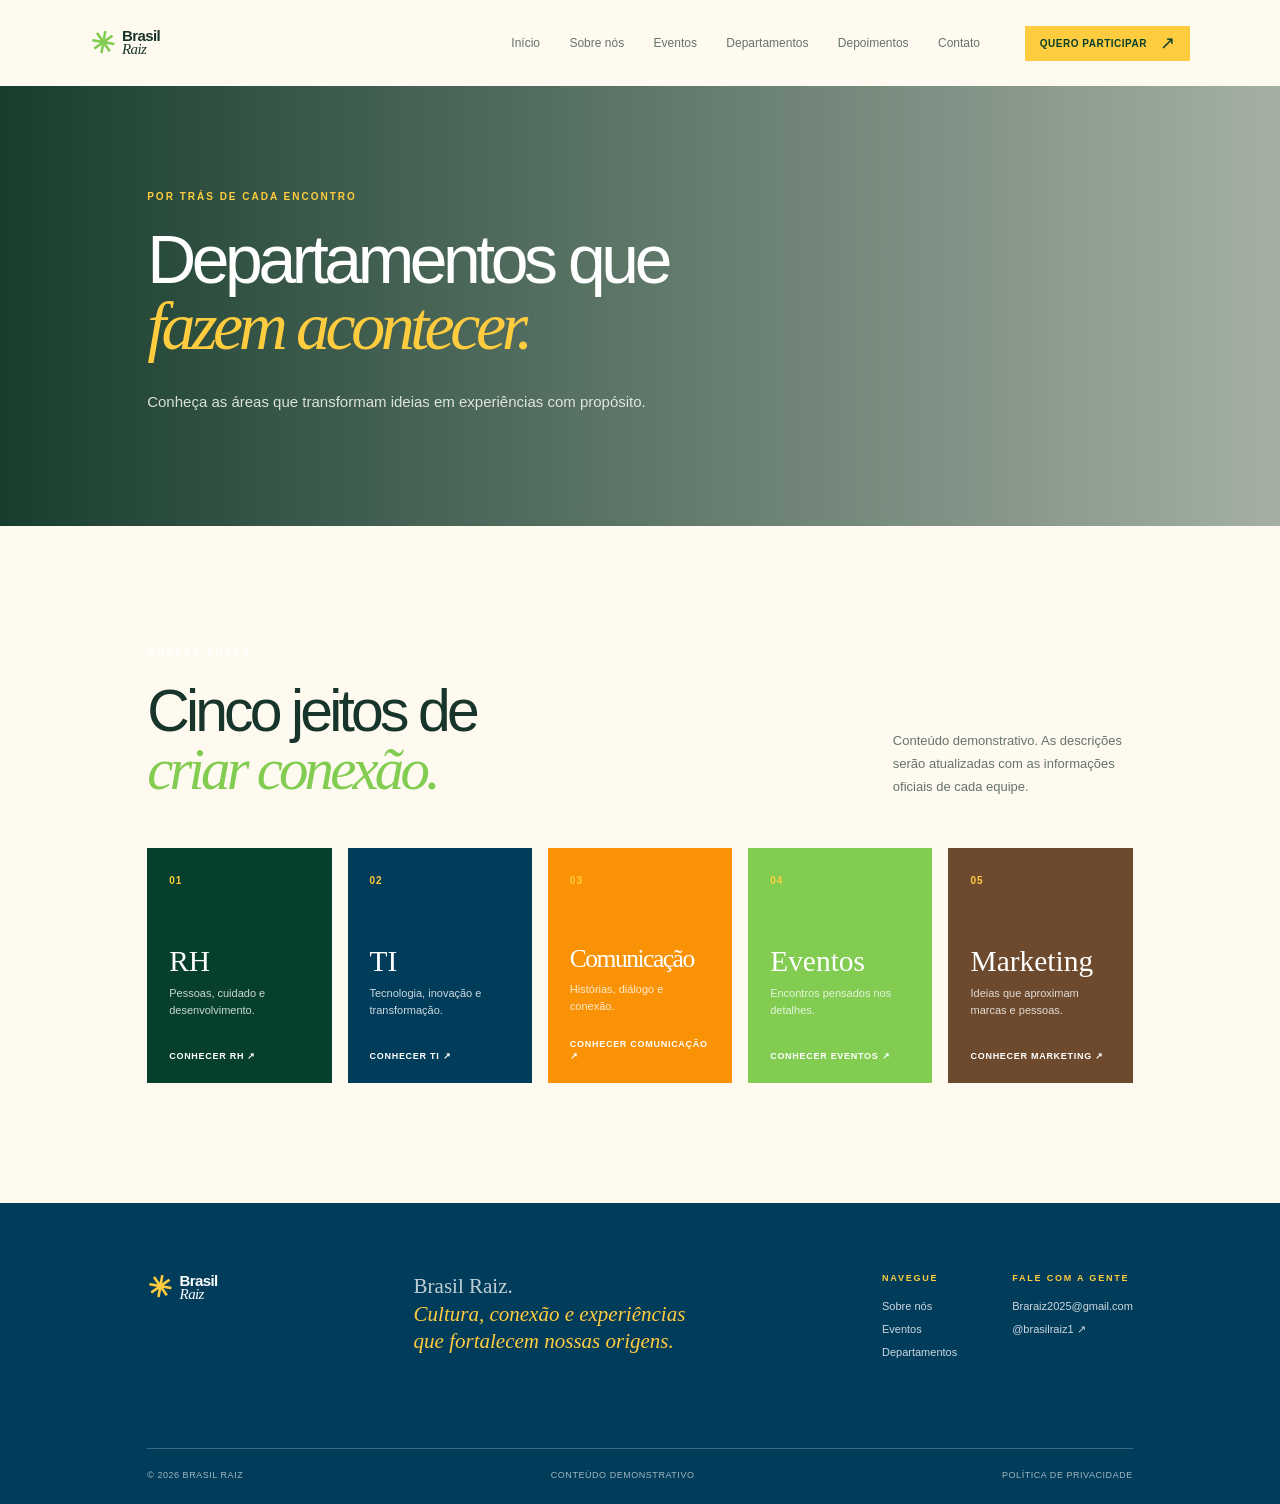
<file: index.html>
<!doctype html>
<html lang="pt-BR">

<head>
  <meta charset="UTF-8" />
  <meta name="viewport" content="width=device-width, initial-scale=1.0" />
  <meta name="description" content="Conheça os departamentos da Brasil Raiz e os eventos realizados por cada área." />
  <meta name="theme-color" content="#00A859" />
  <title>Departamentos | Brasil Raiz</title>
  <link rel="preconnect" href="https://fonts.googleapis.com" />
  <link rel="preconnect" href="https://fonts.gstatic.com" crossorigin />
  <link rel="preconnect" href="https://fonts.googleapis.com">
  <link
    href="https://fonts.googleapis.com/css2?family=Bebas+Neue&family=Montserrat:wght@400;500;600;700;800&family=Permanent+Marker&display=swap"
    rel="stylesheet">
  <link rel="stylesheet" href="../style.css" />
</head>

<body>
  <a class="skip-link" href="#conteudo">Ir para o conteúdo principal</a>
  <header class="site-header">
    <a class="brand" href="../index.html#inicio" aria-label="Brasil Raiz, início"><span class="brand-mark"
        aria-hidden="true">✳</span><span>Brasil<br /><em>Raiz</em></span></a>
    <button class="menu-toggle" type="button" aria-label="Abrir menu" aria-expanded="false"
      aria-controls="main-nav"><span></span><span></span></button>
    <nav class="main-nav" id="main-nav" aria-label="Navegação principal"><a href="../index.html#inicio">Início</a><a
        href="../index.html#sobre">Sobre nós</a><a href="../eventos.html">Eventos</a><a href="index.html"
        aria-current="page">Departamentos</a><a href="../index.html#depoimentos">Depoimentos</a><a
        href="../index.html#contato">Contato</a></nav>
    <a class="button button-small button-yellow header-cta" href="../index.html#inscricao">Quero participar
      <span>↗</span></a>
  </header>
  <main id="conteudo">
    <section class="inner-hero departments-hero" aria-labelledby="departments-title">
      <div class="reveal">
        <p class="eyebrow light">Por trás de cada encontro</p>
        <h1 id="departments-title">Departamentos que<br /><em>fazem acontecer.</em></h1>
        <p>Conheça as áreas que transformam ideias em experiências com propósito.</p>
      </div>
    </section>
    <section class="department-directory section-pad" aria-labelledby="directory-title">
      <div class="section-intro reveal">
        <div>
          <p class="eyebrow">Nossas áreas</p>
          <h2 id="directory-title">Cinco jeitos de<br /><em>criar conexão.</em></h2>
        </div>
        <p class="section-note">Conteúdo demonstrativo. As descrições serão atualizadas com as informações oficiais de
          cada equipe.</p>
      </div>
      <div class="directory-grid">
        <a class="directory-card directory-rh reveal" href="rh.html"><span>01</span>
          <h3>RH</h3>
          <p>Pessoas, cuidado e desenvolvimento.</p><strong>Conhecer RH ↗</strong>
        </a>
        <a class="directory-card directory-ti reveal" href="ti.html"><span>02</span>
          <h3>TI</h3>
          <p>Tecnologia, inovação e transformação.</p><strong>Conhecer TI ↗</strong>
        </a>
        <a class="directory-card directory-comunicacao reveal" href="comunicacao.html"><span>03</span>
          <h3>Comunicação</h3>
          <p>Histórias, diálogo e conexão.</p><strong>Conhecer Comunicação ↗</strong>
        </a>
        <a class="directory-card directory-eventos reveal" href="eventos1.html"><span>04</span>
          <h3>Eventos</h3>
          <p>Encontros pensados nos detalhes.</p><strong>Conhecer Eventos ↗</strong>
        </a>
        <a class="directory-card directory-marketing reveal" href="marketing.html"><span>05</span>
          <h3>Marketing</h3>
          <p>Ideias que aproximam marcas e pessoas.</p><strong>Conhecer Marketing ↗</strong>
        </a>
      </div>
    </section>
  </main>
  <footer class="site-footer">
    <div class="footer-top"><a class="brand footer-brand" href="../index.html#inicio"
        aria-label="Brasil Raiz, início"><span class="brand-mark"
          aria-hidden="true">✳</span><span>Brasil<br /><em>Raiz</em></span></a>
      <p>Brasil Raiz.<br /><em>Cultura, conexão e experiências que fortalecem nossas origens.</em></p>
      <div class="footer-links">
        <div>
          <p class="eyebrow">Navegue</p><a href="../index.html#sobre">Sobre nós</a><a
            href="../eventos.html">Eventos</a><a href="index.html">Departamentos</a>
        </div>
        <div>
          <p class="eyebrow">Fale com a gente</p><a href="mailto:Braraiz2025@gmail.com">Braraiz2025@gmail.com</a><a
            href="https://www.instagram.com/brasilraiz1?igsi=ZGpudjduamprNzRq&utm_source=qr" target="_blank"
            rel="noopener noreferrer">@brasilraiz1 ↗</a>
        </div>
      </div>
    </div>
    <div class="footer-bottom"><span>© 2026 Brasil Raiz</span><span>Conteúdo demonstrativo</span><a
        href="../index.html#contato">Política de privacidade</a></div>
  </footer>
  <div class="toast" role="status" aria-live="polite"></div>
  <script src="../script.js"></script>
</body>

</html>
</file>
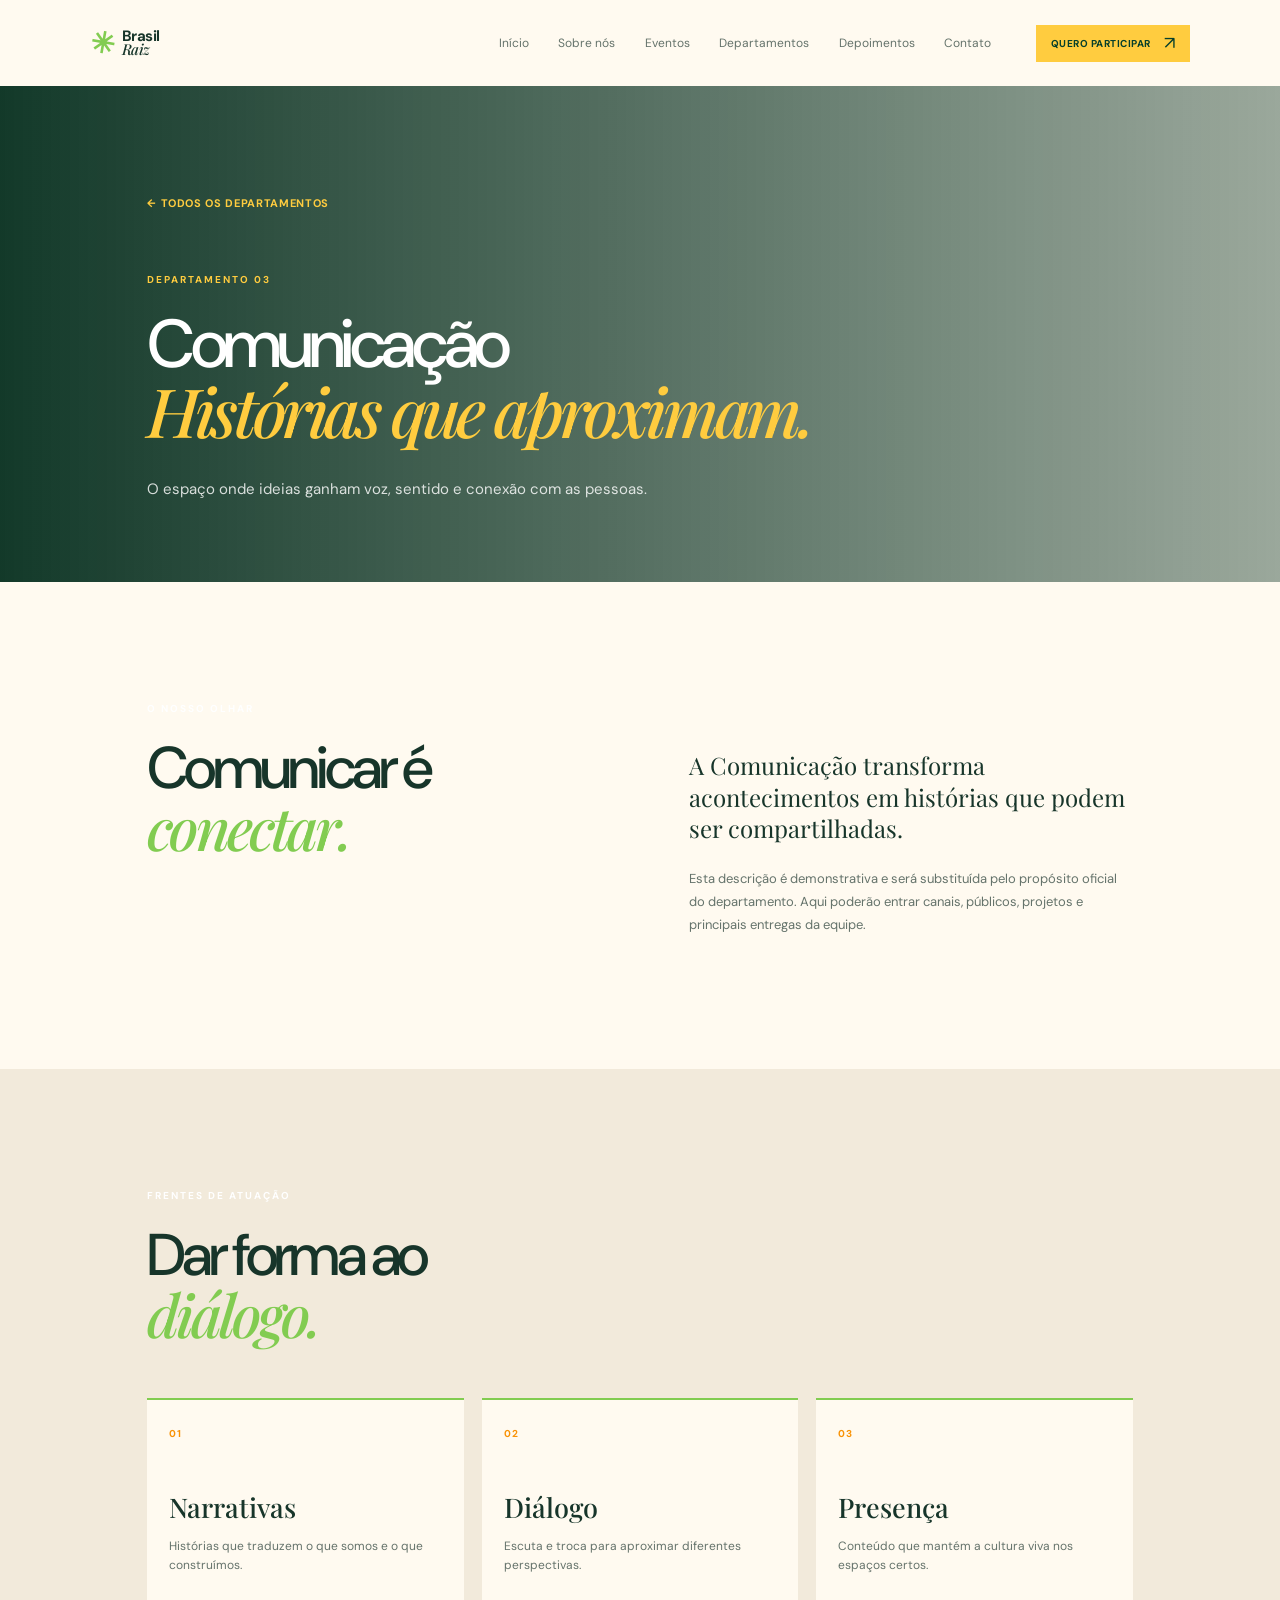
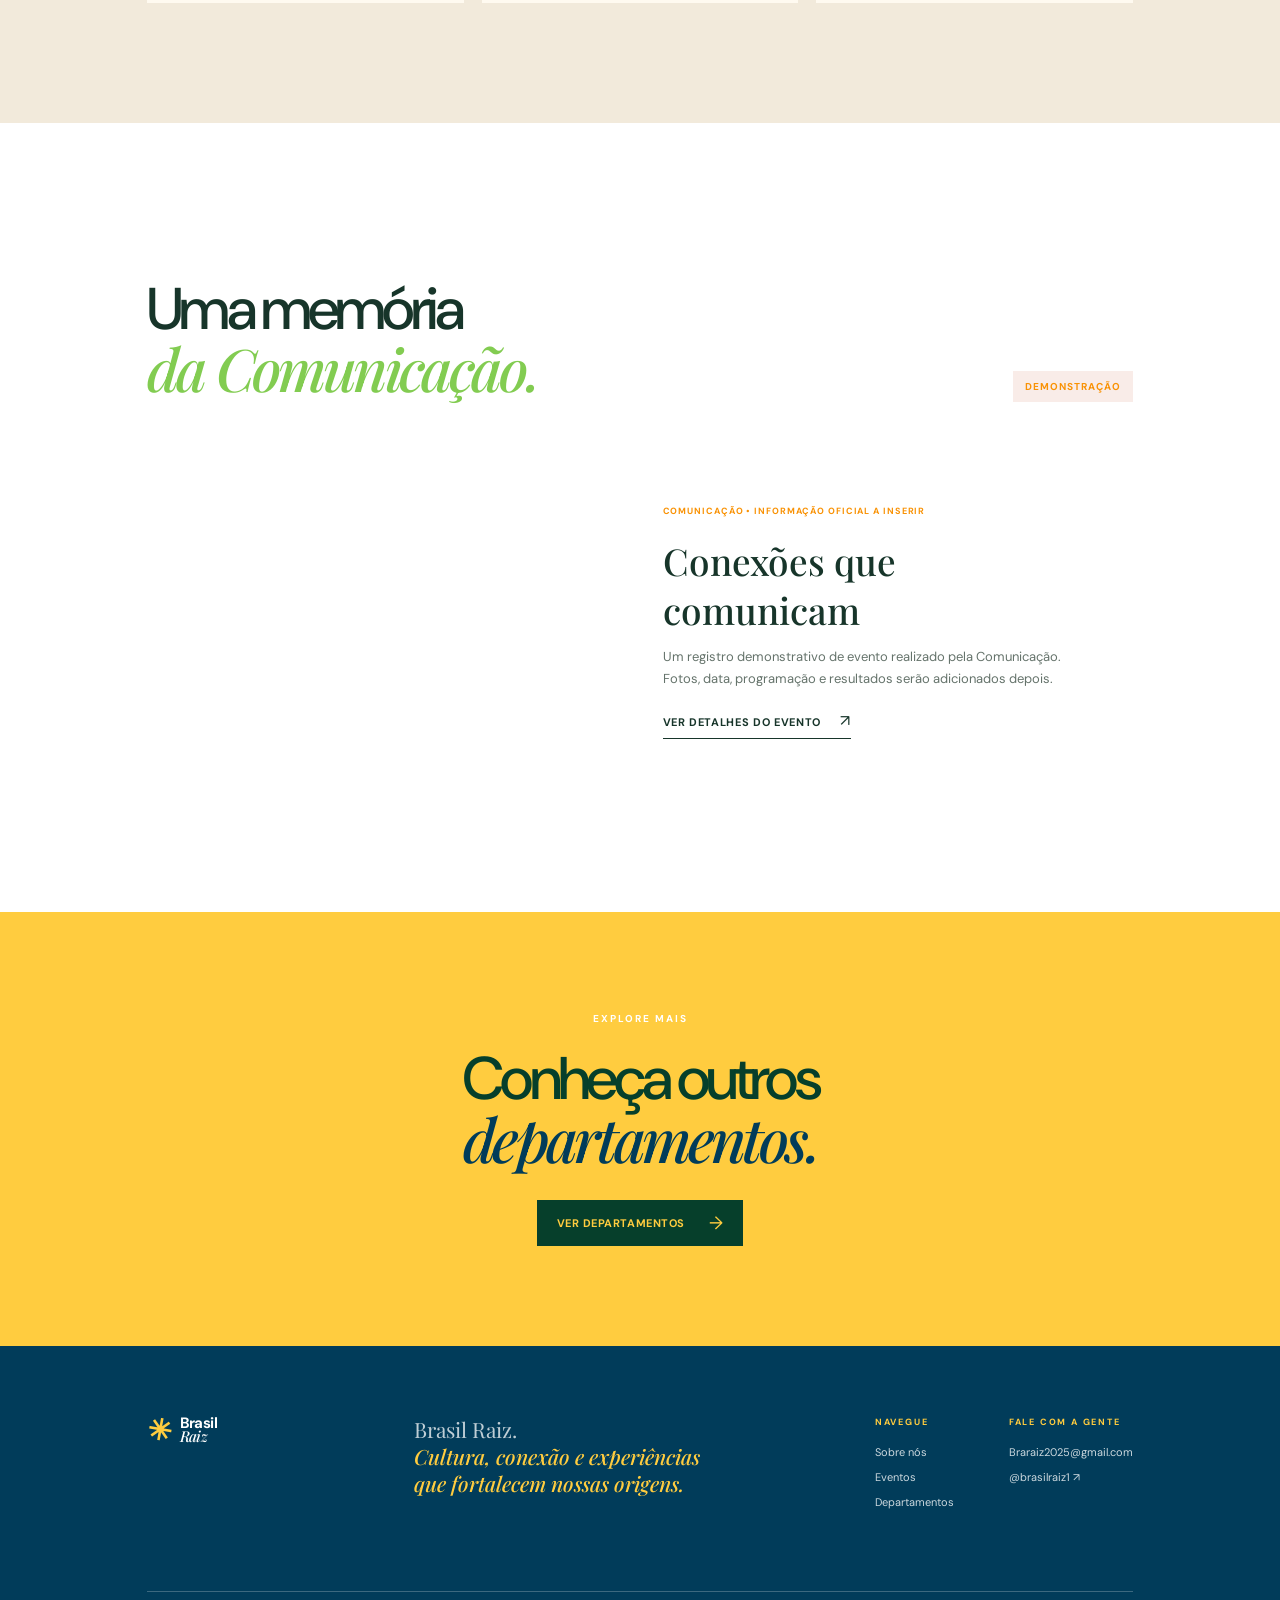
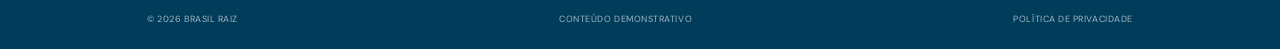
<file: comunicacao.html>
<!doctype html>
<html lang="pt-BR">
  <head>
    <meta charset="UTF-8" /><meta name="viewport" content="width=device-width, initial-scale=1.0" />
    <meta name="description" content="Conheça o departamento de Comunicação da Brasil Raiz e os eventos realizados pela área." /><meta name="theme-color" content="#00A859" />
    <title>Comunicação | Departamentos Brasil Raiz</title>
    <link rel="preconnect" href="https://fonts.googleapis.com" /><link rel="preconnect" href="https://fonts.gstatic.com" crossorigin /><link href="https://fonts.googleapis.com/css2?family=DM+Sans:wght@400;500;600;700&family=Playfair+Display:ital,wght@0,500;0,600;1,500;1,600&display=swap" rel="stylesheet" /><link rel="stylesheet" href="../style.css" />
  </head>
  <body class="department-page department-comunicacao-page">
    <a class="skip-link" href="#conteudo">Ir para o conteúdo principal</a>
    <header class="site-header"><a class="brand" href="../index.html#inicio" aria-label="Brasil Raiz, início"><span class="brand-mark" aria-hidden="true">✳</span><span>Brasil<br /><em>Raiz</em></span></a><button class="menu-toggle" type="button" aria-label="Abrir menu" aria-expanded="false" aria-controls="main-nav"><span></span><span></span></button><nav class="main-nav" id="main-nav" aria-label="Navegação principal"><a href="../index.html#inicio">Início</a><a href="../index.html#sobre">Sobre nós</a><a href="../eventos.html">Eventos</a><a href="index.html" aria-current="page">Departamentos</a><a href="../index.html#depoimentos">Depoimentos</a><a href="../index.html#contato">Contato</a></nav><a class="button button-small button-yellow header-cta" href="../index.html#inscricao">Quero participar <span>↗</span></a></header>
    <main id="conteudo">
      <section class="department-hero" aria-labelledby="department-title"><div class="reveal"><a class="back-link" href="index.html">← Todos os departamentos</a><p class="eyebrow light">Departamento 03</p><h1 id="department-title">Comunicação<br /><em>Histórias que aproximam.</em></h1><p>O espaço onde ideias ganham voz, sentido e conexão com as pessoas.</p></div></section>
      <section class="department-about section-pad"><div class="department-about-heading reveal"><p class="eyebrow">O nosso olhar</p><h2>Comunicar é<br /><em>conectar.</em></h2></div><div class="department-about-copy reveal"><p class="large-copy">A Comunicação transforma acontecimentos em histórias que podem ser compartilhadas.</p><p>Esta descrição é demonstrativa e será substituída pelo propósito oficial do departamento. Aqui poderão entrar canais, públicos, projetos e principais entregas da equipe.</p></div></section>
      <section class="department-pillars section-pad"><div class="section-intro reveal"><div><p class="eyebrow">Frentes de atuação</p><h2>Dar forma ao<br /><em>diálogo.</em></h2></div></div><div class="pillar-grid"><article class="pillar reveal"><span>01</span><h3>Narrativas</h3><p>Histórias que traduzem o que somos e o que construímos.</p></article><article class="pillar reveal"><span>02</span><h3>Diálogo</h3><p>Escuta e troca para aproximar diferentes perspectivas.</p></article><article class="pillar reveal"><span>03</span><h3>Presença</h3><p>Conteúdo que mantém a cultura viva nos espaços certos.</p></article></div></section>
      <section class="department-events section-pad"><div class="section-intro reveal"><div><p class="eyebrow">Evento realizado</p><h2>Uma memória<br /><em>da Comunicação.</em></h2></div><span class="demo-label">Demonstração</span></div><article class="department-event-card reveal"><div class="department-event-image event-image-one" role="img" aria-label="Imagem demonstrativa de comunicação entre pessoas"></div><div><span class="archive-tag">Comunicação • informação oficial a inserir</span><h3>Conexões que comunicam</h3><p>Um registro demonstrativo de evento realizado pela Comunicação. Fotos, data, programação e resultados serão adicionados depois.</p><a class="text-link" href="../evento.html?evento=comunicacao-conexao">Ver detalhes do evento <span>↗</span></a></div></article></section>
      <section class="archive-cta"><p class="eyebrow">Explore mais</p><h2>Conheça outros<br /><em>departamentos.</em></h2><a class="button button-dark" href="index.html">Ver departamentos <span>→</span></a></section>
    </main>
    <footer class="site-footer"><div class="footer-top"><a class="brand footer-brand" href="../index.html#inicio" aria-label="Brasil Raiz, início"><span class="brand-mark" aria-hidden="true">✳</span><span>Brasil<br /><em>Raiz</em></span></a><p>Brasil Raiz.<br /><em>Cultura, conexão e experiências que fortalecem nossas origens.</em></p><div class="footer-links"><div><p class="eyebrow">Navegue</p><a href="../index.html#sobre">Sobre nós</a><a href="../eventos.html">Eventos</a><a href="index.html">Departamentos</a></div><div><p class="eyebrow">Fale com a gente</p><a href="mailto:Braraiz2025@gmail.com">Braraiz2025@gmail.com</a><a href="https://www.instagram.com/brasilraiz1?igsi=ZGpudjduamprNzRq&utm_source=qr" target="_blank" rel="noopener noreferrer">@brasilraiz1 ↗</a></div></div></div><div class="footer-bottom"><span>© 2026 Brasil Raiz</span><span>Conteúdo demonstrativo</span><a href="../index.html#contato">Política de privacidade</a></div></footer>
    <div class="toast" role="status" aria-live="polite"></div><script src="../script.js"></script>
  </body>
</html>
</file>
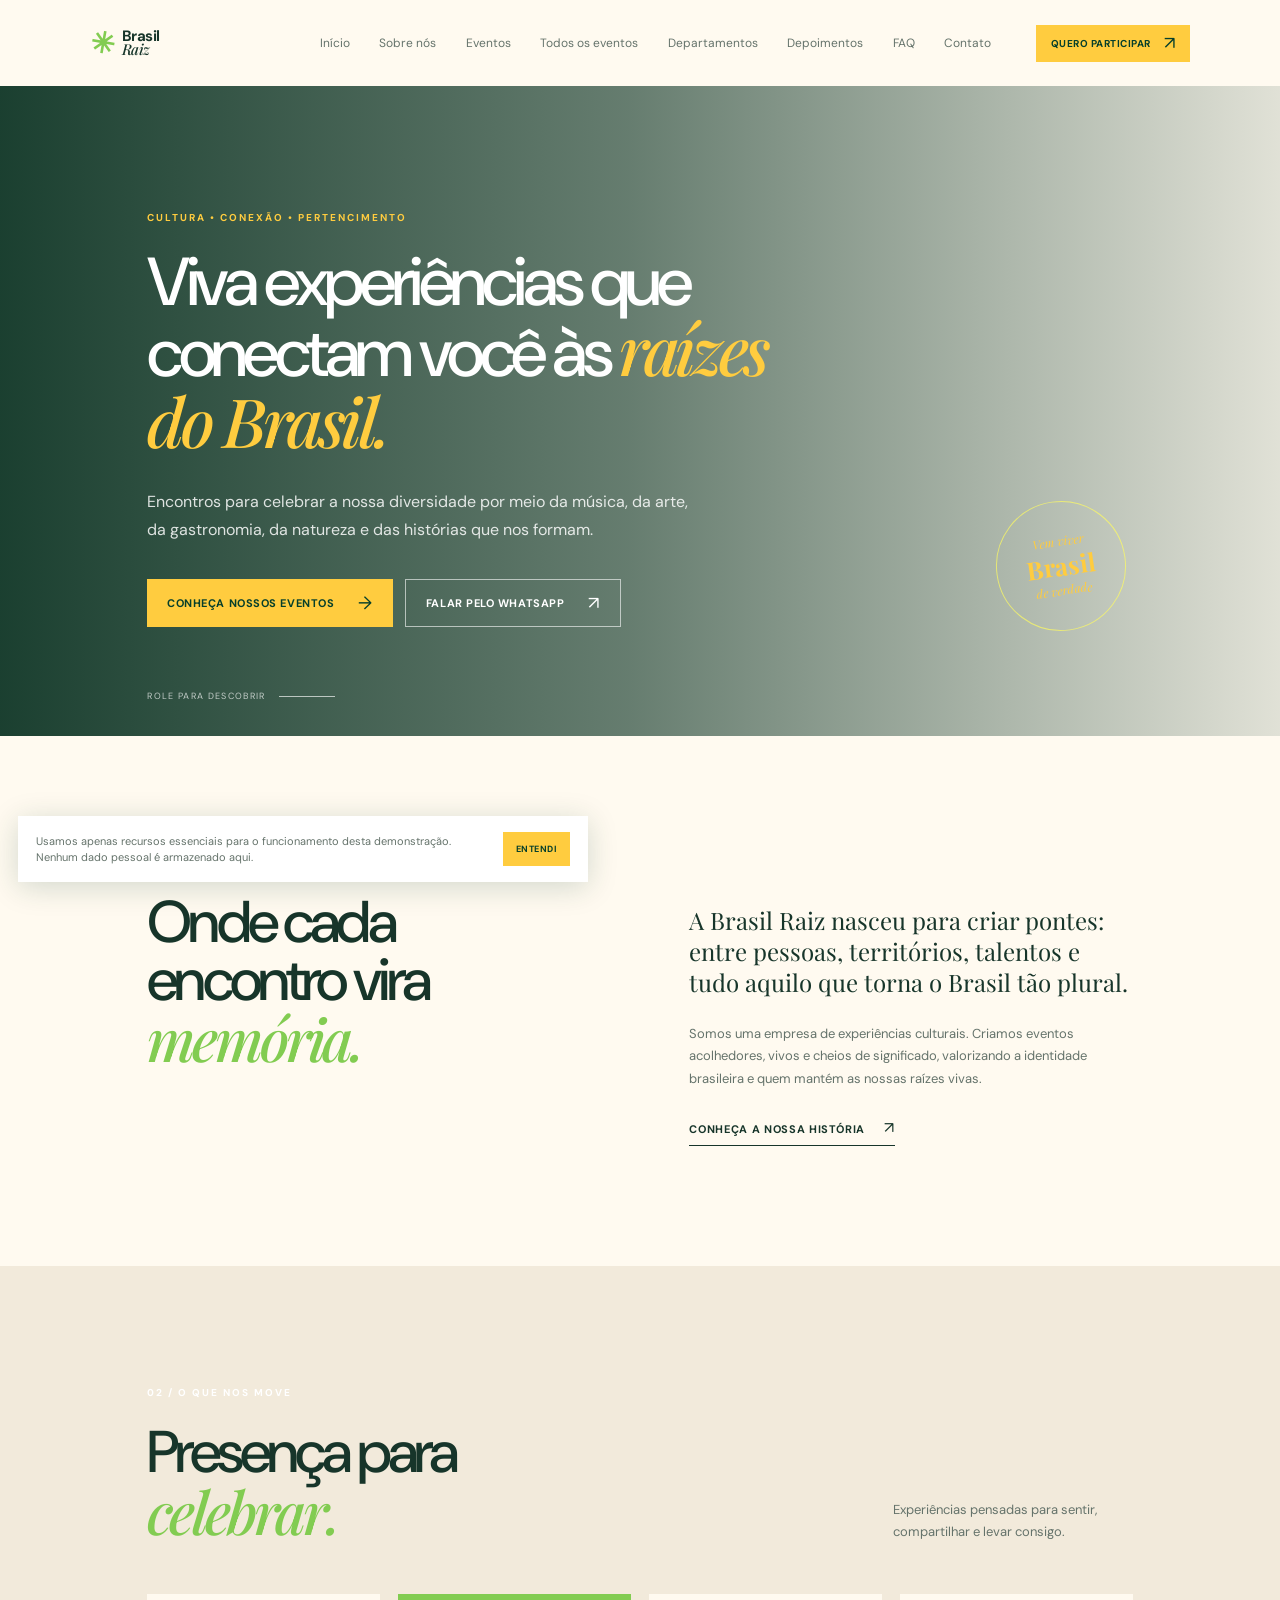
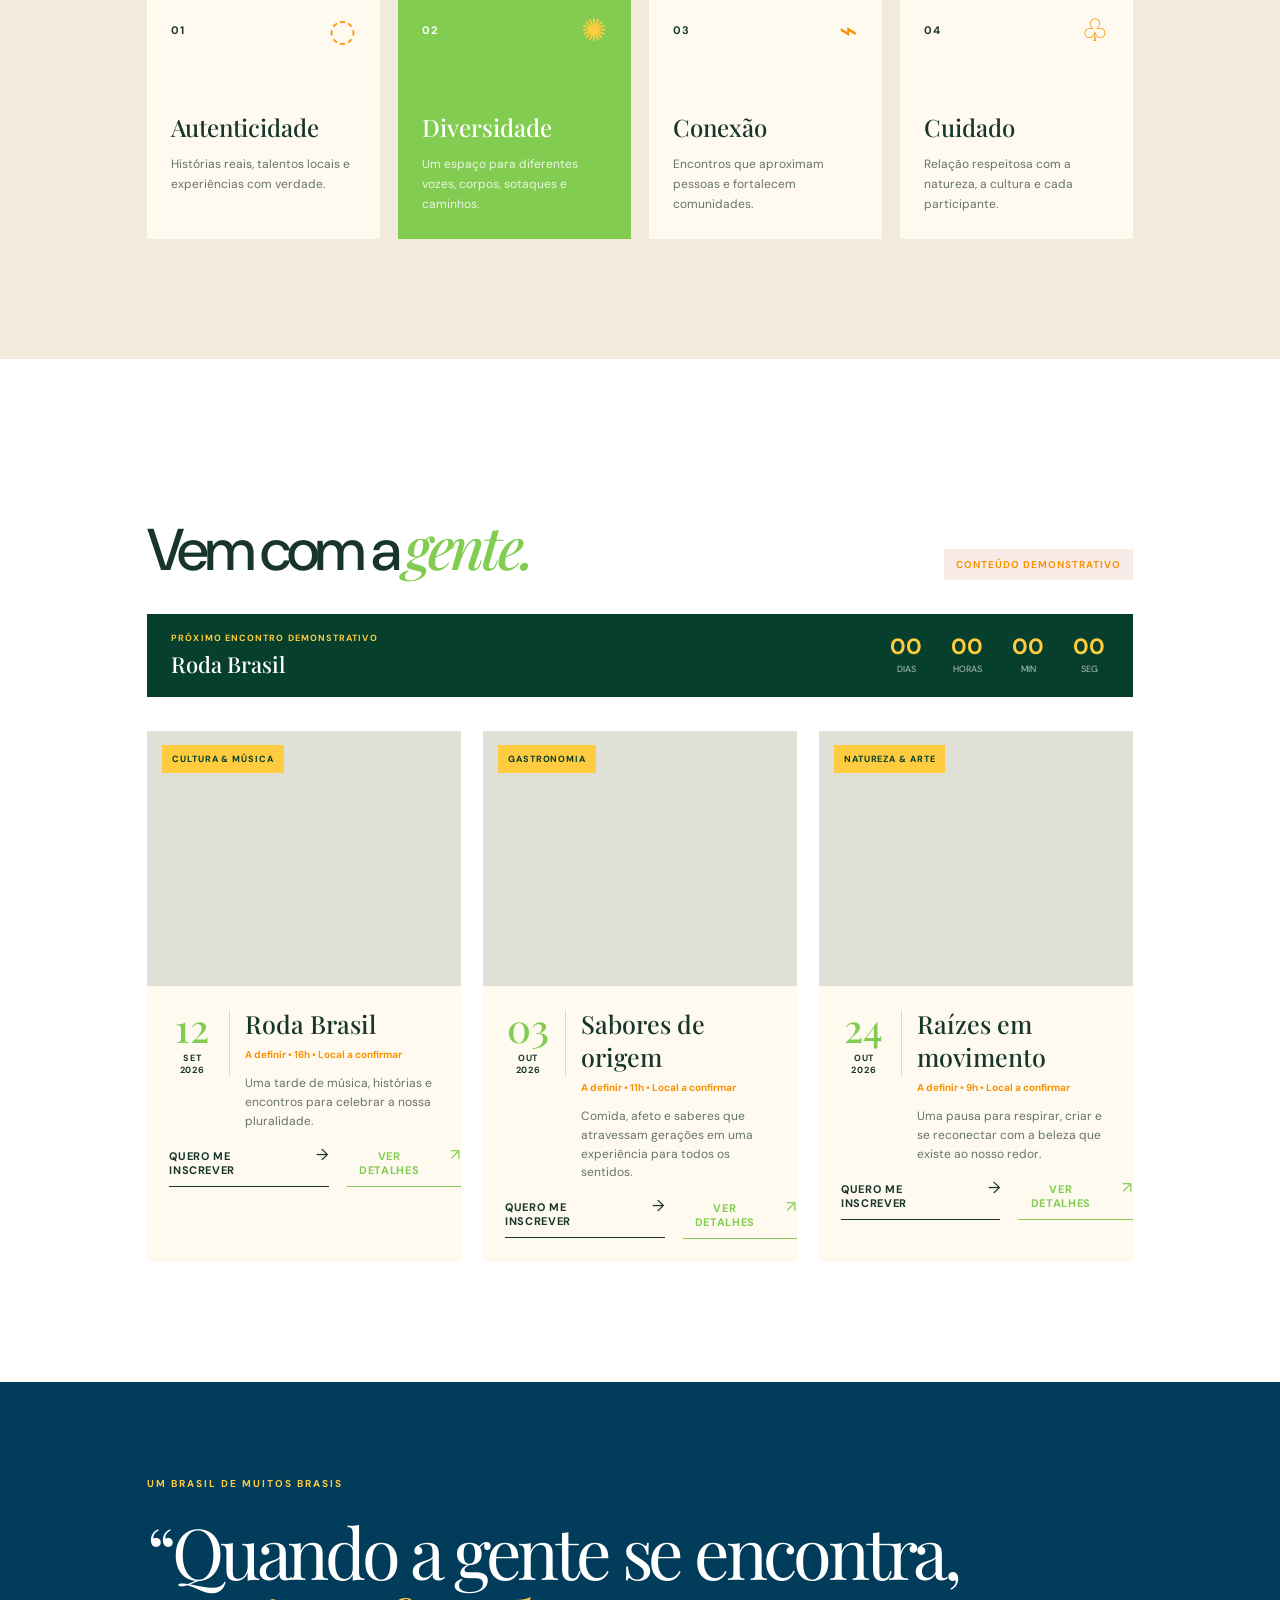
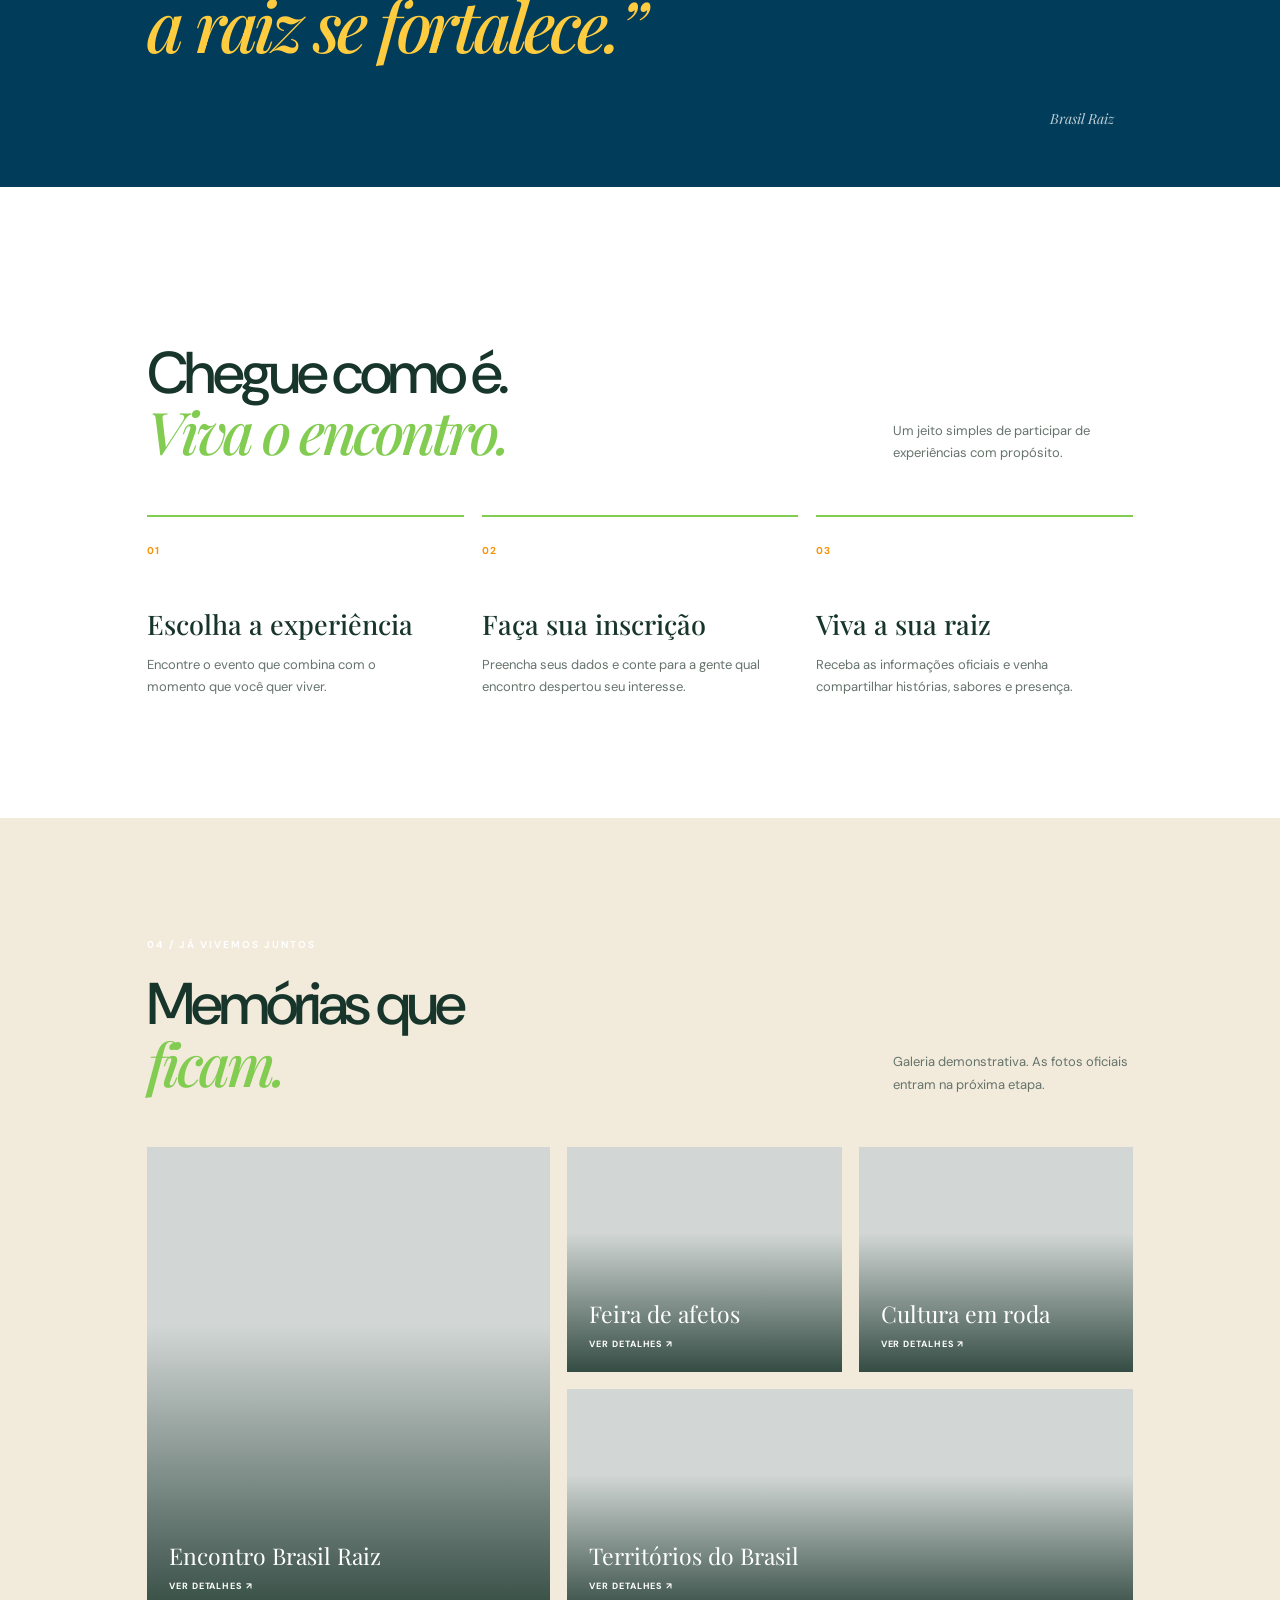
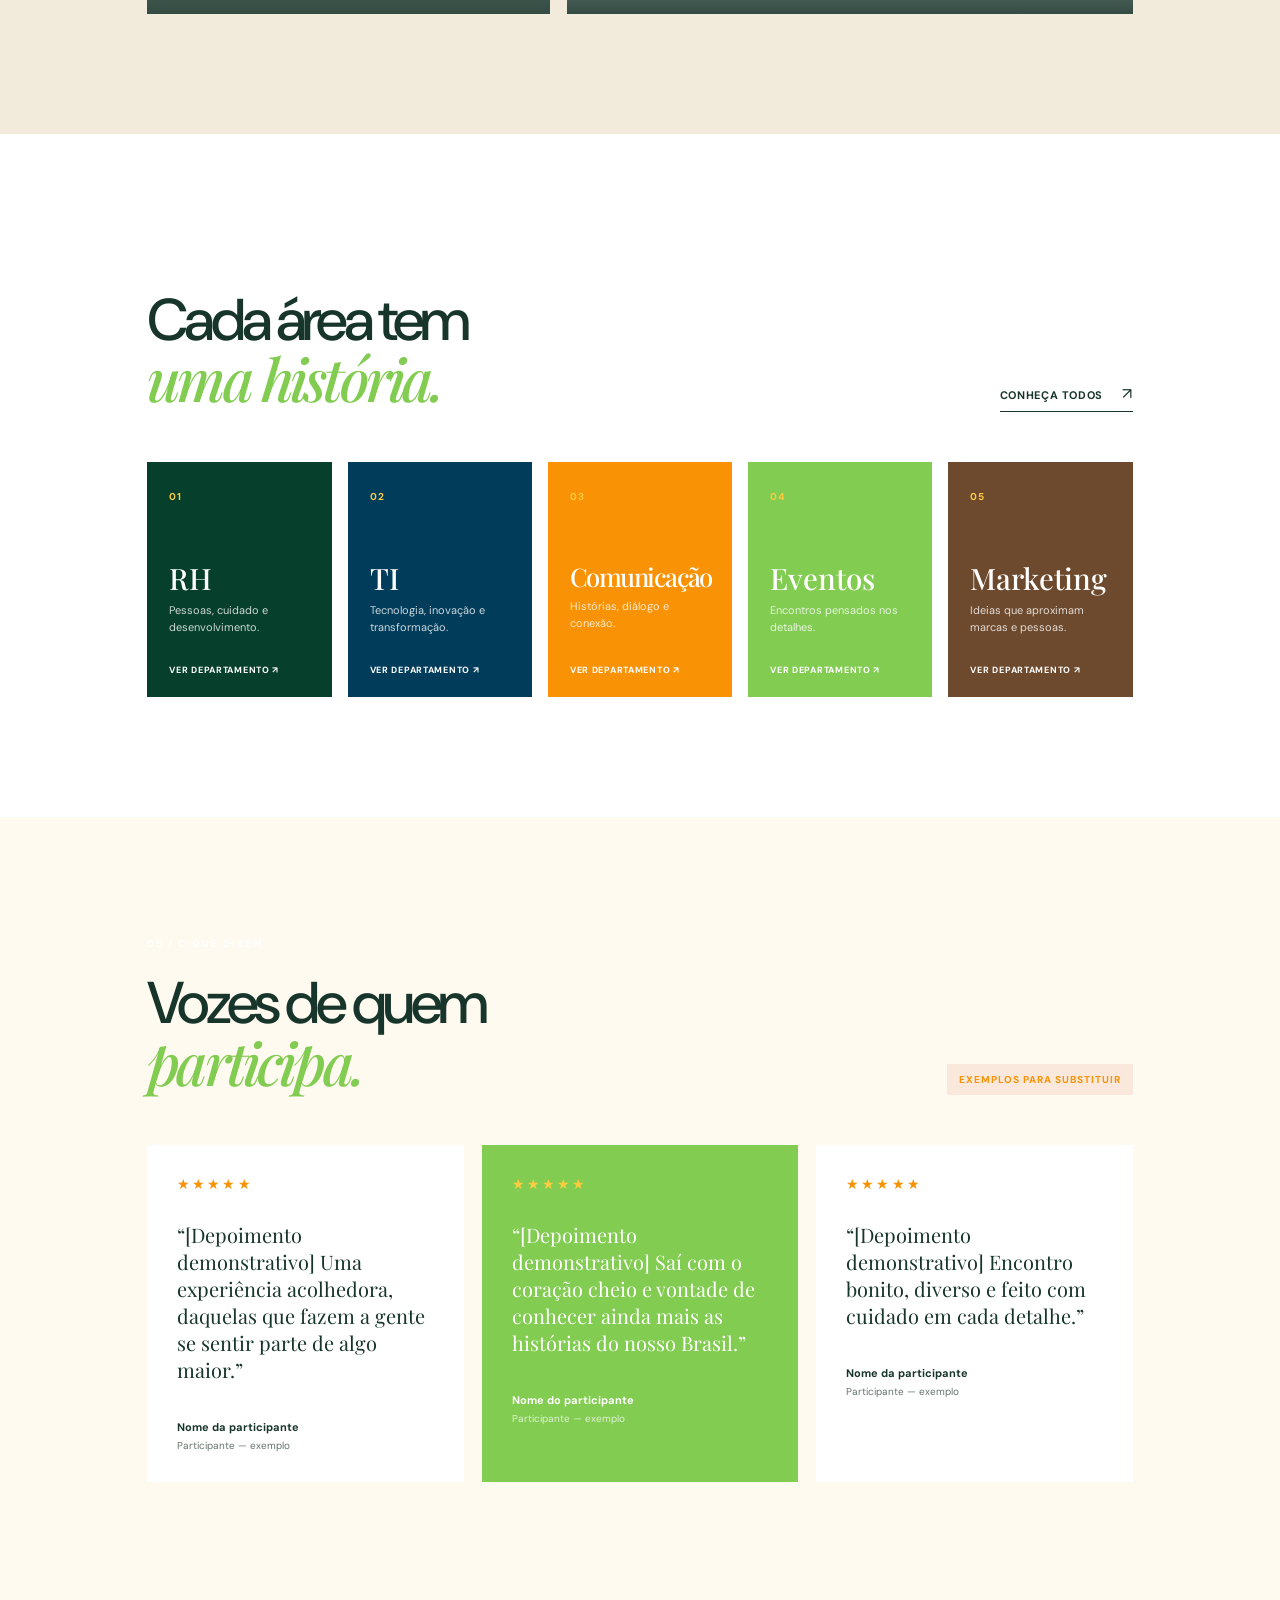
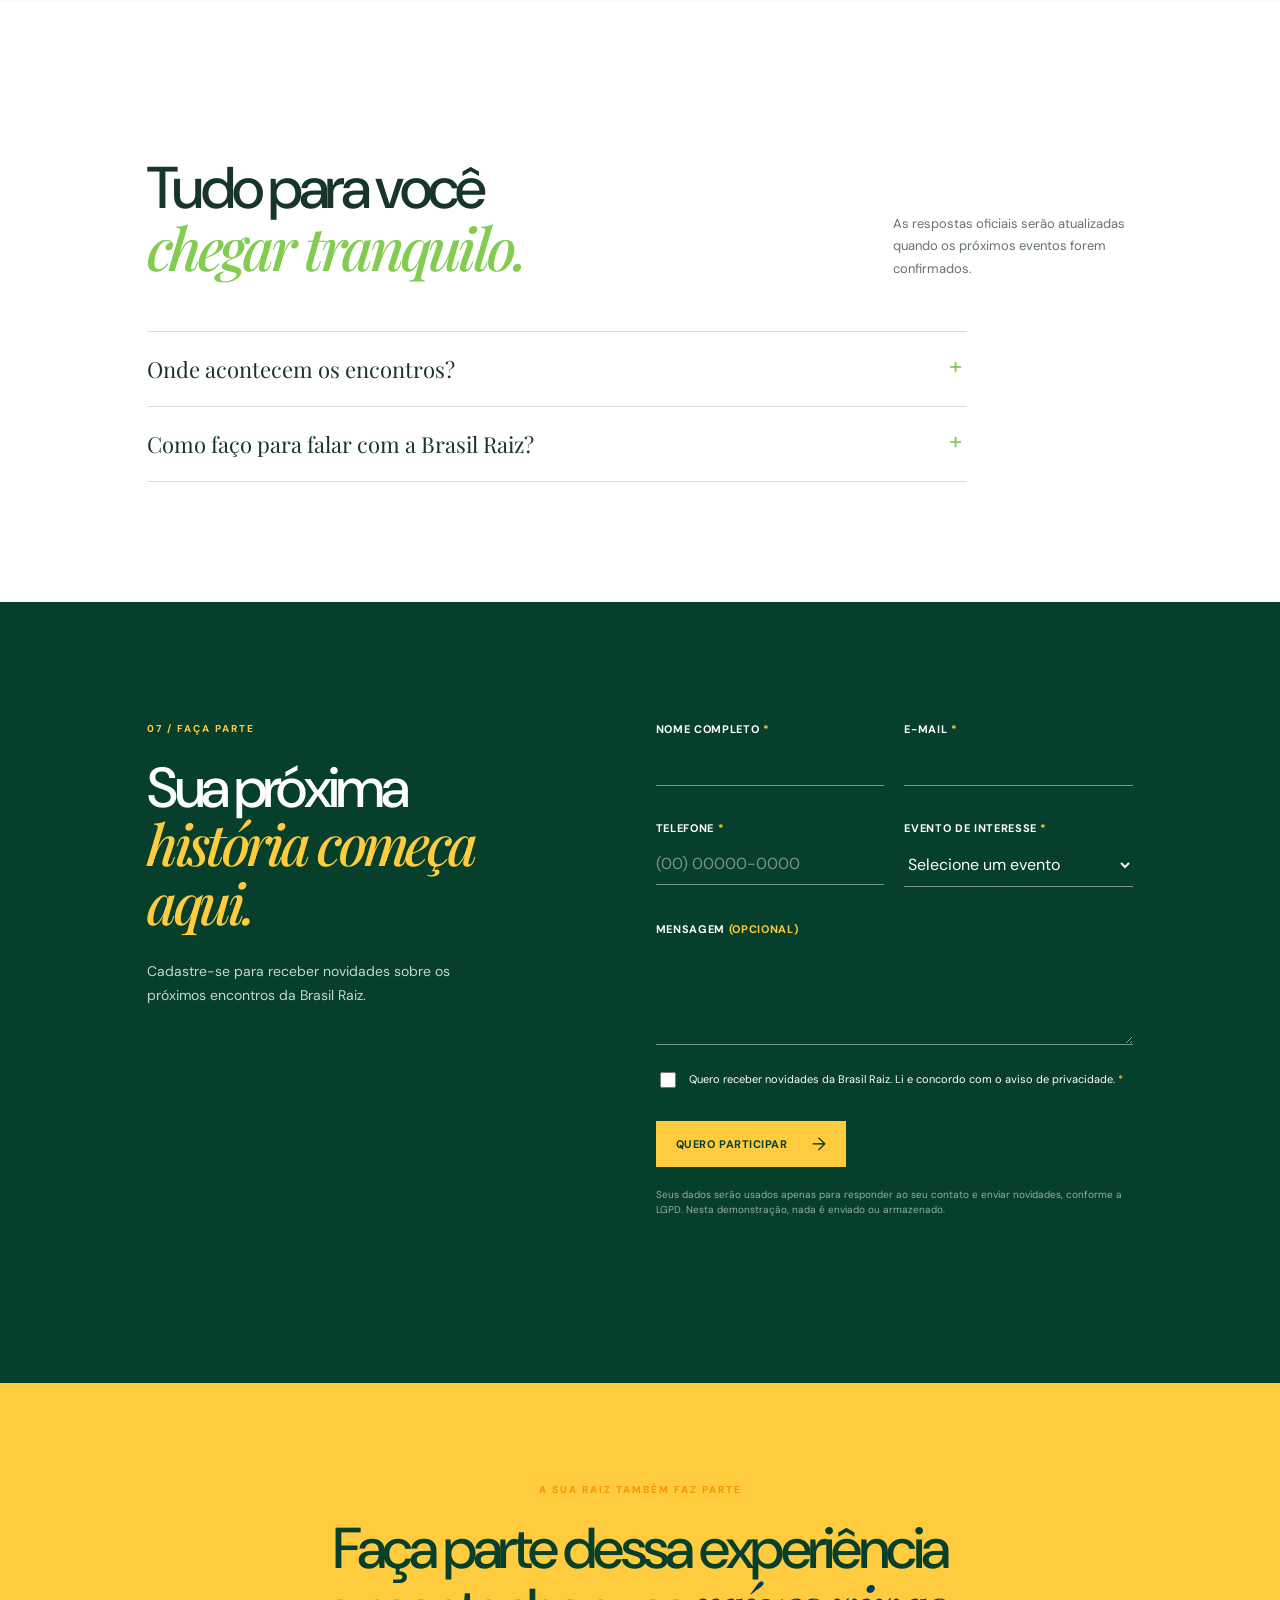
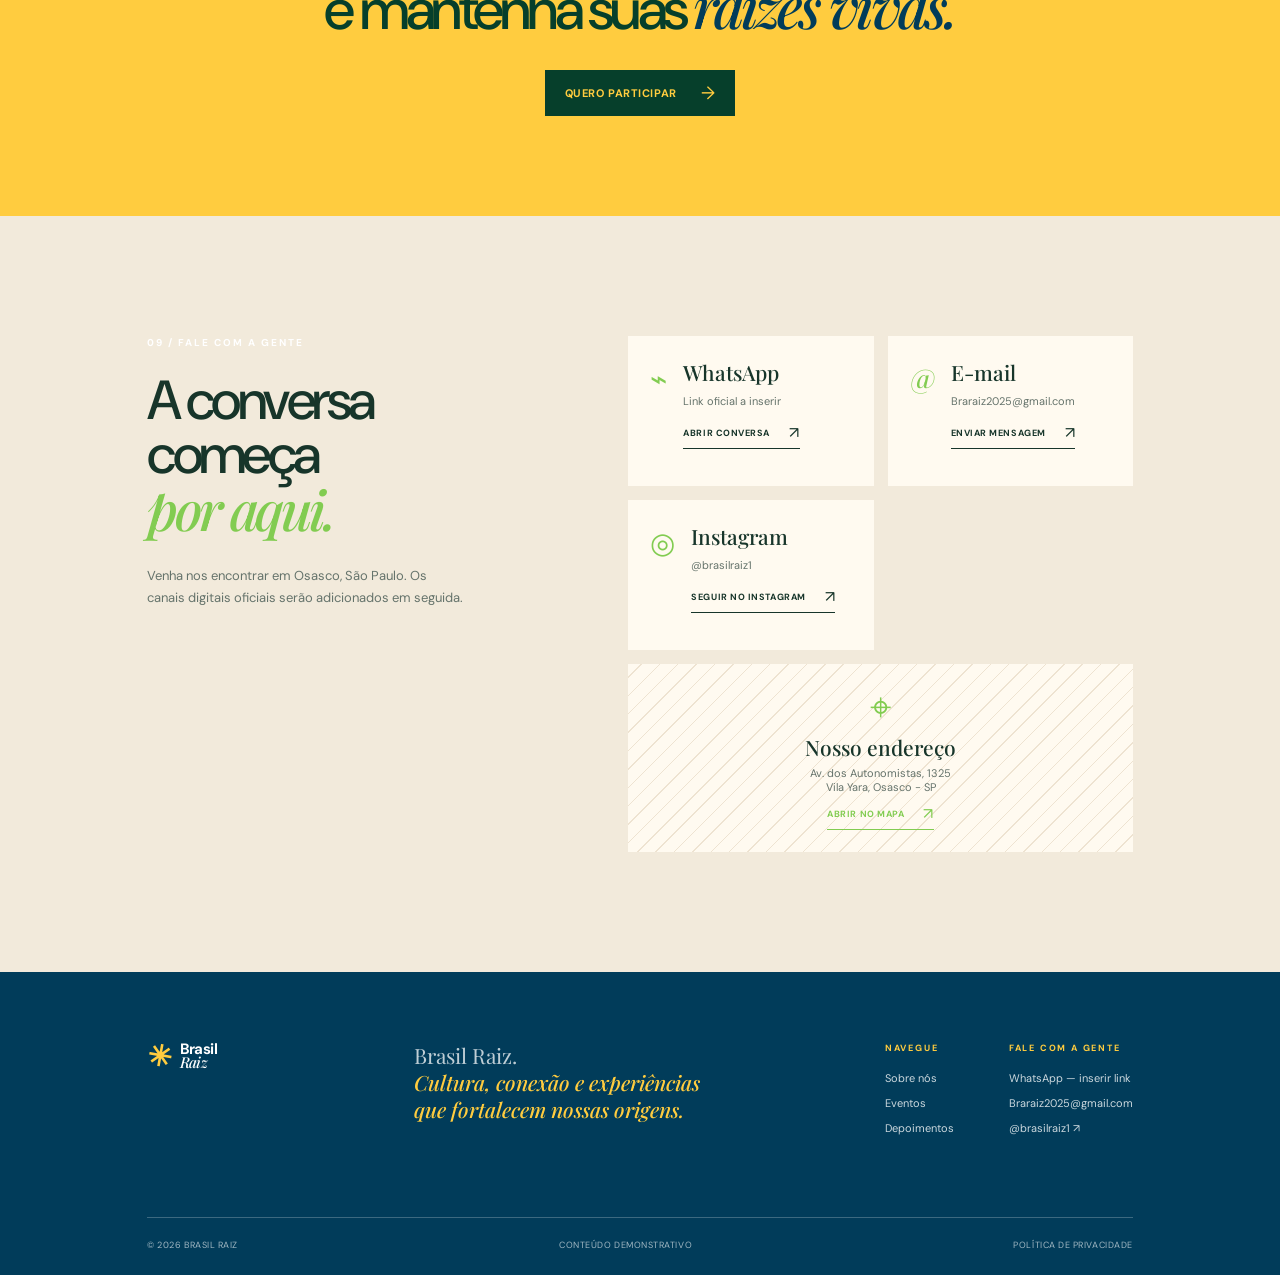
<file: departamento.html>
<!doctype html>
<html lang="pt-BR">
  <head>
    <meta charset="UTF-8" />
    <meta name="viewport" content="width=device-width, initial-scale=1.0" />
    <meta name="description" content="Brasil Raiz: eventos, cultura, natureza e experiências que conectam você às raízes do Brasil." />
    <meta name="theme-color" content="#00A859" />
    <meta property="og:title" content="Brasil Raiz | Cultura, conexão e experiências" />
    <meta property="og:description" content="Encontros para celebrar a diversidade, a cultura e as raízes do Brasil." />
    <meta property="og:type" content="website" />
    <title>Brasil Raiz | Cultura, conexão e experiências</title>
    <link rel="preconnect" href="https://fonts.googleapis.com" />
    <link rel="preconnect" href="https://fonts.gstatic.com" crossorigin />
    <link href="https://fonts.googleapis.com/css2?family=DM+Sans:wght@400;500;600;700&family=Playfair+Display:ital,wght@0,500;0,600;1,500;1,600&display=swap" rel="stylesheet" />
    <link rel="stylesheet" href="style.css" />
  </head>
  <body>
    <a class="skip-link" href="#conteudo">Ir para o conteúdo principal</a>

    <header class="site-header">
      <a class="brand" href="#inicio" aria-label="Brasil Raiz, início">
        <span class="brand-mark" aria-hidden="true">✳</span>
        <span>Brasil<br /><em>Raiz</em></span>
      </a>

      <button class="menu-toggle" type="button" aria-label="Abrir menu" aria-expanded="false" aria-controls="main-nav">
        <span></span><span></span>
      </button>

      <nav class="main-nav" id="main-nav" aria-label="Navegação principal">
        <a href="#inicio">Início</a>
        <a href="#sobre">Sobre nós</a>
        <a href="#eventos">Eventos</a>
        <a href="eventos.html">Todos os eventos</a>
        <a href="departamentos/index.html">Departamentos</a>
        <a href="#depoimentos">Depoimentos</a>
        <a href="#faq">FAQ</a>
        <a href="#contato">Contato</a>
      </nav>

      <a class="button button-small button-yellow header-cta" href="#inscricao">Quero participar <span>↗</span></a>
    </header>

    <main id="conteudo">
      <section class="hero" id="inicio" aria-labelledby="hero-title">
        <div class="hero-copy reveal">
          <p class="eyebrow light">Cultura • conexão • pertencimento</p>
          <h1 id="hero-title">Viva experiências que conectam você às <em>raízes do Brasil.</em></h1>
          <p class="hero-text">Encontros para celebrar a nossa diversidade por meio da música, da arte, da gastronomia, da natureza e das histórias que nos formam.</p>
          <div class="hero-actions">
            <a class="button button-yellow" href="#eventos">Conheça nossos eventos <span>→</span></a>
            <a class="button button-outline-light js-whatsapp" href="#contato">Falar pelo WhatsApp <span>↗</span></a>
          </div>
        </div>
        <div class="hero-badge" aria-hidden="true">
          <span>Vem viver</span>
          <strong>Brasil</strong>
          <span>de verdade</span>
        </div>
        <a class="hero-scroll" href="#sobre"><span>role para descobrir</span><span class="scroll-line"></span></a>
      </section>

      <section class="intro section-pad" id="sobre" aria-labelledby="sobre-title">
        <div class="intro-heading reveal">
          <p class="eyebrow">01 / Sobre nós</p>
          <h2 id="sobre-title">Onde cada encontro vira <em>memória.</em></h2>
        </div>
        <div class="intro-content reveal">
          <p class="large-copy">A Brasil Raiz nasceu para criar pontes: entre pessoas, territórios, talentos e tudo aquilo que torna o Brasil tão plural.</p>
          <p>Somos uma empresa de experiências culturais. Criamos eventos acolhedores, vivos e cheios de significado, valorizando a identidade brasileira e quem mantém as nossas raízes vivas.</p>
          <a class="text-link" href="#contato">Conheça a nossa história <span>↗</span></a>
        </div>
      </section>

      <section class="values section-pad" aria-labelledby="valores-title">
        <div class="section-intro reveal">
          <div>
            <p class="eyebrow">02 / O que nos move</p>
            <h2 id="valores-title">Presença para<br /><em>celebrar.</em></h2>
          </div>
          <p class="section-note">Experiências pensadas para sentir, compartilhar e levar consigo.</p>
        </div>
        <div class="value-grid">
          <article class="value-card reveal">
            <span class="value-number">01</span><span class="value-icon" aria-hidden="true">◌</span>
            <h3>Autenticidade</h3><p>Histórias reais, talentos locais e experiências com verdade.</p>
          </article>
          <article class="value-card value-card-highlight reveal">
            <span class="value-number">02</span><span class="value-icon" aria-hidden="true">✺</span>
            <h3>Diversidade</h3><p>Um espaço para diferentes vozes, corpos, sotaques e caminhos.</p>
          </article>
          <article class="value-card reveal">
            <span class="value-number">03</span><span class="value-icon" aria-hidden="true">⌁</span>
            <h3>Conexão</h3><p>Encontros que aproximam pessoas e fortalecem comunidades.</p>
          </article>
          <article class="value-card reveal">
            <span class="value-number">04</span><span class="value-icon" aria-hidden="true">♧</span>
            <h3>Cuidado</h3><p>Relação respeitosa com a natureza, a cultura e cada participante.</p>
          </article>
        </div>
      </section>

      <section class="events section-pad" id="eventos" aria-labelledby="eventos-title">
        <div class="section-intro reveal">
          <div>
            <p class="eyebrow">03 / Próximos encontros</p>
            <h2 id="eventos-title">Vem com a <em>gente.</em></h2>
          </div>
          <span class="demo-label">Conteúdo demonstrativo</span>
        </div>
        <div class="countdown-panel reveal" data-countdown="2026-09-12T16:00:00-03:00" aria-live="polite">
          <div><span class="countdown-label">Próximo encontro demonstrativo</span><strong>Roda Brasil</strong></div>
          <div class="countdown-values" aria-label="Contagem regressiva para o próximo evento">
            <div><strong data-unit="days">--</strong><span>dias</span></div>
            <div><strong data-unit="hours">--</strong><span>horas</span></div>
            <div><strong data-unit="minutes">--</strong><span>min</span></div>
            <div><strong data-unit="seconds">--</strong><span>seg</span></div>
          </div>
        </div>
        <div class="event-grid">
          <article class="event-card reveal">
            <div class="event-image event-image-one" role="img" aria-label="Pessoas reunidas em um evento cultural ao ar livre">
              <span class="event-category">Cultura &amp; música</span>
            </div>
            <div class="event-body">
              <div class="event-date"><strong>12</strong><span>SET<br />2026</span></div>
              <div><h3>Roda Brasil</h3><p class="event-meta">A definir • 16h • Local a confirmar</p><p>Uma tarde de música, histórias e encontros para celebrar a nossa pluralidade.</p></div>
            </div>
            <div class="event-actions"><a class="text-link event-link" href="#inscricao" data-event="Roda Brasil">Quero me inscrever <span>→</span></a><button class="text-link event-details" type="button" data-detail-title="Roda Brasil" data-detail-info="12 de setembro de 2026 • 16h • Local a confirmar" data-detail-description="Uma tarde de música, histórias e encontros para celebrar a nossa pluralidade." data-event="Roda Brasil">Ver detalhes <span>↗</span></button></div>
          </article>
          <article class="event-card reveal">
            <div class="event-image event-image-two" role="img" aria-label="Mesa com elementos de gastronomia brasileira">
              <span class="event-category">Gastronomia</span>
            </div>
            <div class="event-body">
              <div class="event-date"><strong>03</strong><span>OUT<br />2026</span></div>
              <div><h3>Sabores de origem</h3><p class="event-meta">A definir • 11h • Local a confirmar</p><p>Comida, afeto e saberes que atravessam gerações em uma experiência para todos os sentidos.</p></div>
            </div>
            <div class="event-actions"><a class="text-link event-link" href="#inscricao" data-event="Sabores de origem">Quero me inscrever <span>→</span></a><button class="text-link event-details" type="button" data-detail-title="Sabores de origem" data-detail-info="03 de outubro de 2026 • 11h • Local a confirmar" data-detail-description="Comida, afeto e saberes que atravessam gerações em uma experiência para todos os sentidos." data-event="Sabores de origem">Ver detalhes <span>↗</span></button></div>
          </article>
          <article class="event-card reveal">
            <div class="event-image event-image-three" role="img" aria-label="Paisagem natural brasileira com vegetação exuberante">
              <span class="event-category">Natureza &amp; arte</span>
            </div>
            <div class="event-body">
              <div class="event-date"><strong>24</strong><span>OUT<br />2026</span></div>
              <div><h3>Raízes em movimento</h3><p class="event-meta">A definir • 9h • Local a confirmar</p><p>Uma pausa para respirar, criar e se reconectar com a beleza que existe ao nosso redor.</p></div>
            </div>
            <div class="event-actions"><a class="text-link event-link" href="#inscricao" data-event="Raízes em movimento">Quero me inscrever <span>→</span></a><button class="text-link event-details" type="button" data-detail-title="Raízes em movimento" data-detail-info="24 de outubro de 2026 • 9h • Local a confirmar" data-detail-description="Uma pausa para respirar, criar e se reconectar com a beleza que existe ao nosso redor." data-event="Raízes em movimento">Ver detalhes <span>↗</span></button></div>
          </article>
        </div>
      </section>

      <section class="quote-band">
        <p class="eyebrow light">Um Brasil de muitos Brasis</p>
        <blockquote>“Quando a gente se encontra,<br /><em>a raiz se fortalece.”</em></blockquote>
        <span class="quote-signature">Brasil Raiz</span>
      </section>

      <section class="how-it-works section-pad" aria-labelledby="how-title">
        <div class="section-intro reveal">
          <div><p class="eyebrow">04 / Como funciona</p><h2 id="how-title">Chegue como é.<br /><em>Viva o encontro.</em></h2></div>
          <p class="section-note">Um jeito simples de participar de experiências com propósito.</p>
        </div>
        <div class="steps-grid">
          <article class="step reveal"><span>01</span><h3>Escolha a experiência</h3><p>Encontre o evento que combina com o momento que você quer viver.</p></article>
          <article class="step reveal"><span>02</span><h3>Faça sua inscrição</h3><p>Preencha seus dados e conte para a gente qual encontro despertou seu interesse.</p></article>
          <article class="step reveal"><span>03</span><h3>Viva a sua raiz</h3><p>Receba as informações oficiais e venha compartilhar histórias, sabores e presença.</p></article>
        </div>
      </section>

      <section class="gallery section-pad" id="realizados" aria-labelledby="realizados-title">
        <div class="section-intro reveal">
          <div>
            <p class="eyebrow">04 / Já vivemos juntos</p>
            <h2 id="realizados-title">Memórias que<br /><em>ficam.</em></h2>
          </div>
          <p class="section-note">Galeria demonstrativa. As fotos oficiais entram na próxima etapa.</p>
        </div>
        <div class="gallery-grid">
          <button class="gallery-item gallery-one reveal" type="button" data-title="Encontro Brasil Raiz" aria-label="Ver detalhes do Encontro Brasil Raiz"><span>Encontro Brasil Raiz <small>Ver detalhes ↗</small></span></button>
          <button class="gallery-item gallery-two reveal" type="button" data-title="Feira de afetos" aria-label="Ver detalhes da Feira de afetos"><span>Feira de afetos <small>Ver detalhes ↗</small></span></button>
          <button class="gallery-item gallery-three reveal" type="button" data-title="Cultura em roda" aria-label="Ver detalhes da Cultura em roda"><span>Cultura em roda <small>Ver detalhes ↗</small></span></button>
          <button class="gallery-item gallery-four reveal" type="button" data-title="Territórios do Brasil" aria-label="Ver detalhes de Territórios do Brasil"><span>Territórios do Brasil <small>Ver detalhes ↗</small></span></button>
        </div>
      </section>

      <section class="departments-preview section-pad" id="departamentos" aria-labelledby="departamentos-title">
        <div class="section-intro reveal">
          <div><p class="eyebrow">05 / Nossos departamentos</p><h2 id="departamentos-title">Cada área tem<br /><em>uma história.</em></h2></div>
          <a class="text-link" href="departamentos/index.html">Conheça todos <span>↗</span></a>
        </div>
        <div class="department-grid">
          <a class="department-card department-rh reveal" href="departamentos/rh.html"><span>01</span><h3>RH</h3><p>Pessoas, cuidado e desenvolvimento.</p><strong>Ver departamento ↗</strong></a>
          <a class="department-card department-ti reveal" href="departamentos/ti.html"><span>02</span><h3>TI</h3><p>Tecnologia, inovação e transformação.</p><strong>Ver departamento ↗</strong></a>
          <a class="department-card department-comunicacao reveal" href="departamentos/comunicacao.html"><span>03</span><h3>Comunicação</h3><p>Histórias, diálogo e conexão.</p><strong>Ver departamento ↗</strong></a>
          <a class="department-card department-eventos reveal" href="departamentos/eventos.html"><span>04</span><h3>Eventos</h3><p>Encontros pensados nos detalhes.</p><strong>Ver departamento ↗</strong></a>
          <a class="department-card department-marketing reveal" href="departamentos/marketing.html"><span>05</span><h3>Marketing</h3><p>Ideias que aproximam marcas e pessoas.</p><strong>Ver departamento ↗</strong></a>
        </div>
      </section>

      <section class="testimonials section-pad" id="depoimentos" aria-labelledby="depoimentos-title">
        <div class="section-intro reveal">
          <div><p class="eyebrow">05 / O que dizem</p><h2 id="depoimentos-title">Vozes de quem<br /><em>participa.</em></h2></div>
          <span class="demo-label">Exemplos para substituir</span>
        </div>
        <div class="testimonial-grid">
          <article class="testimonial reveal"><div class="stars" aria-label="Avaliação demonstrativa: 5 de 5 estrelas">★★★★★</div><blockquote>“[Depoimento demonstrativo] Uma experiência acolhedora, daquelas que fazem a gente se sentir parte de algo maior.”</blockquote><p class="person">Nome da participante <span>Participante — exemplo</span></p></article>
          <article class="testimonial testimonial-green reveal"><div class="stars" aria-label="Avaliação demonstrativa: 5 de 5 estrelas">★★★★★</div><blockquote>“[Depoimento demonstrativo] Saí com o coração cheio e vontade de conhecer ainda mais as histórias do nosso Brasil.”</blockquote><p class="person">Nome do participante <span>Participante — exemplo</span></p></article>
          <article class="testimonial reveal"><div class="stars" aria-label="Avaliação demonstrativa: 5 de 5 estrelas">★★★★★</div><blockquote>“[Depoimento demonstrativo] Encontro bonito, diverso e feito com cuidado em cada detalhe.”</blockquote><p class="person">Nome da participante <span>Participante — exemplo</span></p></article>
        </div>
      </section>

      <section class="faq section-pad" id="faq" aria-labelledby="faq-title">
        <div class="section-intro reveal">
          <div><p class="eyebrow">06 / Tire suas dúvidas</p><h2 id="faq-title">Tudo para você<br /><em>chegar tranquilo.</em></h2></div>
          <p class="section-note">As respostas oficiais serão atualizadas quando os próximos eventos forem confirmados.</p>
        </div>
        <div class="faq-list">
          <details class="faq-item reveal"><summary>Onde acontecem os encontros?</summary><p>Os eventos acontecem na Sala D 204.</p></details>
          <details class="faq-item reveal"><summary>Como faço para falar com a Brasil Raiz?</summary><p>Use o formulário abaixo. O WhatsApp e os canais oficiais serão conectados assim que os contatos forem disponibilizados.</p></details>
        </div>
      </section>

      <section class="signup section-pad" id="inscricao" aria-labelledby="inscricao-title">
        <div class="signup-copy reveal">
          <p class="eyebrow light">07 / Faça parte</p>
          <h2 id="inscricao-title">Sua próxima<br /><em>história começa aqui.</em></h2>
          <p>Cadastre-se para receber novidades sobre os próximos encontros da Brasil Raiz.</p>
        </div>
        <form class="signup-form reveal" id="signup-form" novalidate>
          <div class="form-row">
            <div class="field"><label for="name">Nome completo <span>*</span></label><input id="name" name="name" type="text" autocomplete="name" aria-describedby="name-error" required /><small class="field-error" id="name-error"></small></div>
            <div class="field"><label for="email">E-mail <span>*</span></label><input id="email" name="email" type="email" autocomplete="email" aria-describedby="email-error" required /><small class="field-error" id="email-error"></small></div>
          </div>
          <div class="form-row">
            <div class="field"><label for="phone">Telefone <span>*</span></label><input id="phone" name="phone" type="tel" inputmode="tel" autocomplete="tel" aria-describedby="phone-error" placeholder="(00) 00000-0000" required /><small class="field-error" id="phone-error"></small></div>
            <div class="field"><label for="event">Evento de interesse <span>*</span></label><select id="event" name="event" aria-describedby="event-error" required><option value="">Selecione um evento</option><option>Roda Brasil (demonstração)</option><option>Sabores de origem (demonstração)</option><option>Raízes em movimento (demonstração)</option></select><small class="field-error" id="event-error"></small></div>
          </div>
          <div class="field"><label for="message">Mensagem <span>(opcional)</span></label><textarea id="message" name="message" rows="3"></textarea></div>
          <label class="checkbox-field"><input id="consent" name="consent" type="checkbox" aria-describedby="consent-error" required /><span>Quero receber novidades da Brasil Raiz. Li e concordo com o aviso de privacidade. <span>*</span></span></label>
          <small class="field-error" id="consent-error"></small>
          <button class="button button-yellow" type="submit">Quero participar <span>→</span></button>
          <p class="privacy-note">Seus dados serão usados apenas para responder ao seu contato e enviar novidades, conforme a LGPD. Nesta demonstração, nada é enviado ou armazenado.</p>
          <p class="form-feedback" id="form-feedback" role="status" aria-live="polite"></p>
        </form>
      </section>

      <section class="final-cta" aria-labelledby="cta-title">
        <p class="eyebrow">A sua raiz também faz parte</p>
        <h2 id="cta-title">Faça parte dessa experiência<br />e mantenha suas <em>raízes vivas.</em></h2>
        <a class="button button-dark" href="#inscricao">Quero participar <span>→</span></a>
      </section>

      <section class="contact-section section-pad" aria-labelledby="contact-title">
        <div class="contact-copy reveal">
          <p class="eyebrow">09 / Fale com a gente</p>
          <h2 id="contact-title">A conversa começa<br /><em>por aqui.</em></h2>
          <p>Venha nos encontrar em Osasco, São Paulo. Os canais digitais oficiais serão adicionados em seguida.</p>
        </div>
        <div class="contact-info reveal">
          <div class="contact-card"><span class="contact-icon" aria-hidden="true">⌁</span><div><strong>WhatsApp</strong><p>Link oficial a inserir</p><a class="text-link js-whatsapp" href="#contato">Abrir conversa <span>↗</span></a></div></div>
          <div class="contact-card"><span class="contact-icon" aria-hidden="true">@</span><div><strong>E-mail</strong><p>Braraiz2025@gmail.com</p><a class="text-link" href="mailto:Braraiz2025@gmail.com">Enviar mensagem <span>↗</span></a></div></div>
          <div class="contact-card"><span class="contact-icon" aria-hidden="true">◎</span><div><strong>Instagram</strong><p>@brasilraiz1</p><a class="text-link" href="https://www.instagram.com/brasilraiz1?igsi=ZGpudjduamprNzRq&utm_source=qr" target="_blank" rel="noopener noreferrer">Seguir no Instagram <span>↗</span></a></div></div>
          <div class="map-placeholder" role="img" aria-label="Endereço da Brasil Raiz em Osasco, São Paulo"><span class="map-pin" aria-hidden="true">⌖</span><strong>Nosso endereço</strong><p>Av. dos Autonomistas, 1325<br />Vila Yara, Osasco - SP</p><a class="text-link map-link" href="https://www.google.com/maps/search/?api=1&query=Av.%20dos%20Autonomistas%2C%201325%20-%20Vila%20Yara%2C%20Osasco%20-%20SP" target="_blank" rel="noopener noreferrer">Abrir no mapa <span>↗</span></a></div>
        </div>
      </section>
    </main>

    <footer class="site-footer" id="contato">
      <div class="footer-top">
        <a class="brand footer-brand" href="#inicio" aria-label="Brasil Raiz, início"><span class="brand-mark" aria-hidden="true">✳</span><span>Brasil<br /><em>Raiz</em></span></a>
        <p>Brasil Raiz.<br /><em>Cultura, conexão e experiências que fortalecem nossas origens.</em></p>
        <div class="footer-links">
          <div><p class="eyebrow">Navegue</p><a href="#sobre">Sobre nós</a><a href="#eventos">Eventos</a><a href="#depoimentos">Depoimentos</a></div>
          <div><p class="eyebrow">Fale com a gente</p><a class="js-whatsapp" href="#contato">WhatsApp — inserir link</a><a href="mailto:Braraiz2025@gmail.com">Braraiz2025@gmail.com</a><a href="https://www.instagram.com/brasilraiz1?igsi=ZGpudjduamprNzRq&utm_source=qr" target="_blank" rel="noopener noreferrer">@brasilraiz1 ↗</a></div>
        </div>
      </div>
      <div class="footer-bottom"><span>© 2026 Brasil Raiz</span><span>Conteúdo demonstrativo</span><a href="#contato">Política de privacidade</a></div>
    </footer>

    <div class="modal" id="detail-modal" role="dialog" aria-modal="true" aria-labelledby="modal-title" hidden>
      <div class="modal-card"><button class="modal-close" type="button" aria-label="Fechar detalhes">×</button><p class="eyebrow">Brasil Raiz</p><h2 id="modal-title">Evento</h2><p class="modal-info" id="modal-info"></p><p id="modal-description">Esta área receberá as informações oficiais do evento quando forem confirmadas.</p><a class="button button-yellow" href="#inscricao" id="modal-cta">Quero participar <span>→</span></a></div>
    </div>
    <div class="toast" role="status" aria-live="polite"></div>
    <aside class="cookie-banner" id="cookie-banner" aria-label="Aviso de privacidade">
      <p>Usamos apenas recursos essenciais para o funcionamento desta demonstração. Nenhum dado pessoal é armazenado aqui.</p>
      <button class="button button-yellow" id="cookie-dismiss" type="button">Entendi</button>
    </aside>
    <script src="script.js"></script>
  </body>
</html>
</file>
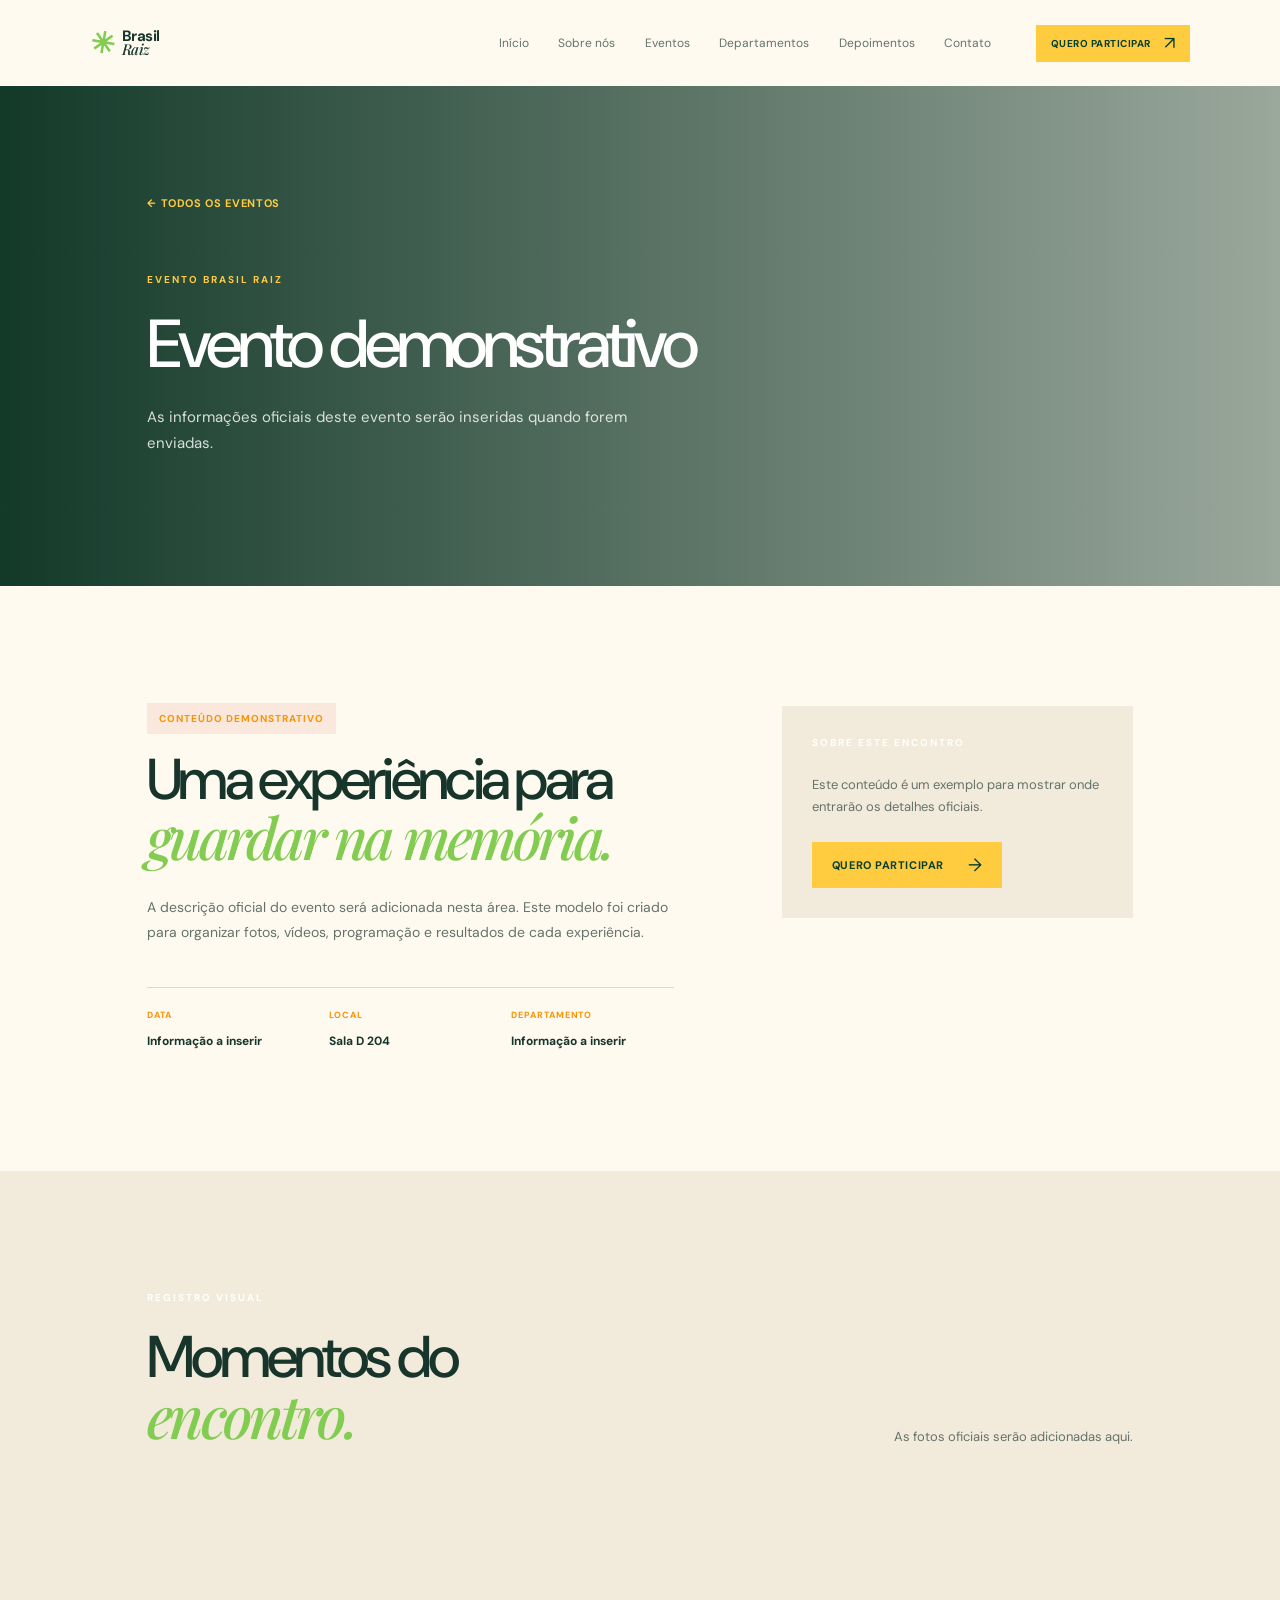
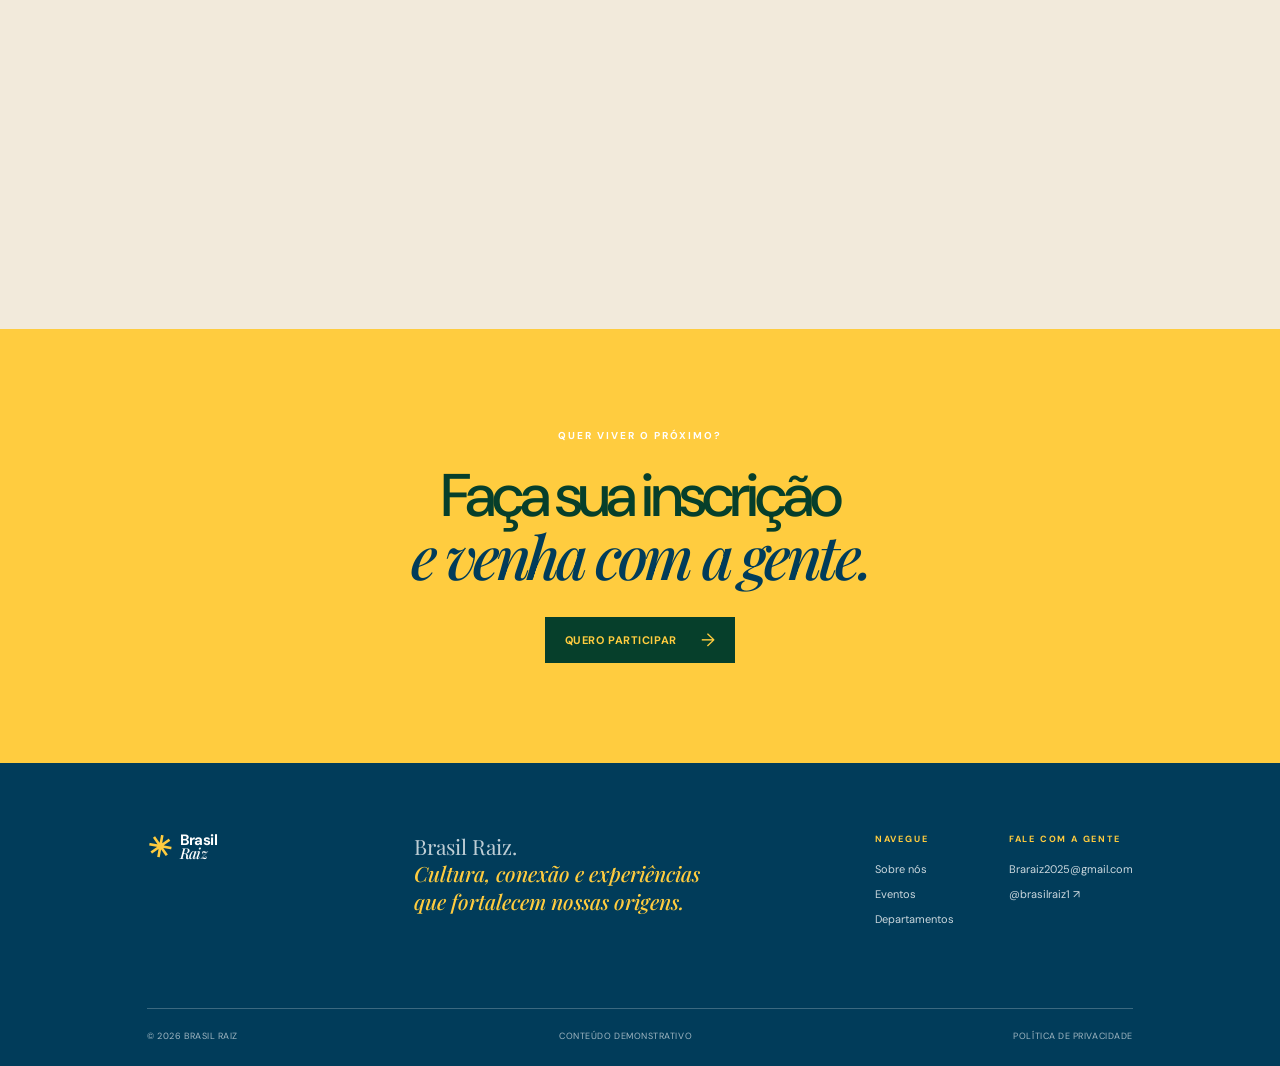
<file: evento.html>
<!doctype html>
<html lang="pt-BR">
  <head>
    <meta charset="UTF-8" /><meta name="viewport" content="width=device-width, initial-scale=1.0" />
    <meta name="description" content="Detalhes de um evento da Brasil Raiz: cultura, conexão e experiências." /><meta name="theme-color" content="#00A859" />
    <title>Detalhes do evento | Brasil Raiz</title>
    <link rel="preconnect" href="https://fonts.googleapis.com" /><link rel="preconnect" href="https://fonts.gstatic.com" crossorigin /><link href="https://fonts.googleapis.com/css2?family=DM+Sans:wght@400;500;600;700&family=Playfair+Display:ital,wght@0,500;0,600;1,500;1,600&display=swap" rel="stylesheet" /><link rel="stylesheet" href="style.css" />
  </head>
  <body>
    <a class="skip-link" href="#conteudo">Ir para o conteúdo principal</a>
    <header class="site-header"><a class="brand" href="index.html#inicio" aria-label="Brasil Raiz, início"><span class="brand-mark" aria-hidden="true">✳</span><span>Brasil<br /><em>Raiz</em></span></a><button class="menu-toggle" type="button" aria-label="Abrir menu" aria-expanded="false" aria-controls="main-nav"><span></span><span></span></button><nav class="main-nav" id="main-nav" aria-label="Navegação principal"><a href="index.html#inicio">Início</a><a href="index.html#sobre">Sobre nós</a><a href="eventos.html" aria-current="page">Eventos</a><a href="departamentos/index.html">Departamentos</a><a href="index.html#depoimentos">Depoimentos</a><a href="index.html#contato">Contato</a></nav><a class="button button-small button-yellow header-cta" href="index.html#inscricao">Quero participar <span>↗</span></a></header>
    <main id="conteudo" class="event-detail-page">
      <section class="event-detail-hero" aria-labelledby="event-detail-title"><div class="reveal"><a class="back-link" href="eventos.html">← Todos os eventos</a><p class="eyebrow light" id="event-detail-department">Evento Brasil Raiz</p><h1 id="event-detail-title">Evento demonstrativo</h1><p id="event-detail-intro">As informações oficiais deste evento serão inseridas quando forem enviadas.</p></div></section>
      <section class="event-detail-content section-pad">
        <div class="event-detail-main reveal"><span class="demo-label">Conteúdo demonstrativo</span><h2>Uma experiência para<br /><em>guardar na memória.</em></h2><p id="event-detail-description">A descrição oficial do evento será adicionada nesta área. Este modelo foi criado para organizar fotos, vídeos, programação e resultados de cada experiência.</p><div class="detail-facts"><div><span>Data</span><strong id="event-detail-date">Informação a inserir</strong></div><div><span>Local</span><strong>Sala D 204</strong></div><div><span>Departamento</span><strong id="event-detail-fact-department">Informação a inserir</strong></div></div></div>
        <aside class="event-detail-aside reveal"><p class="eyebrow">Sobre este encontro</p><p id="event-detail-aside">Este conteúdo é um exemplo para mostrar onde entrarão os detalhes oficiais.</p><a class="button button-yellow" href="index.html#inscricao">Quero participar <span>→</span></a></aside>
      </section>
      <section class="detail-gallery section-pad" aria-labelledby="gallery-title"><div class="section-intro reveal"><div><p class="eyebrow">Registro visual</p><h2 id="gallery-title">Momentos do<br /><em>encontro.</em></h2></div><p class="section-note">As fotos oficiais serão adicionadas aqui.</p></div><div class="detail-gallery-grid"><div class="detail-gallery-item detail-gallery-a" role="img" aria-label="Imagem demonstrativa do evento"></div><div class="detail-gallery-item detail-gallery-b" role="img" aria-label="Imagem demonstrativa de participantes"></div><div class="detail-gallery-item detail-gallery-c" role="img" aria-label="Imagem demonstrativa do ambiente do evento"></div></div></section>
      <section class="archive-cta"><p class="eyebrow">Quer viver o próximo?</p><h2>Faça sua inscrição<br /><em>e venha com a gente.</em></h2><a class="button button-dark" href="index.html#inscricao">Quero participar <span>→</span></a></section>
    </main>
    <footer class="site-footer"><div class="footer-top"><a class="brand footer-brand" href="index.html#inicio" aria-label="Brasil Raiz, início"><span class="brand-mark" aria-hidden="true">✳</span><span>Brasil<br /><em>Raiz</em></span></a><p>Brasil Raiz.<br /><em>Cultura, conexão e experiências que fortalecem nossas origens.</em></p><div class="footer-links"><div><p class="eyebrow">Navegue</p><a href="index.html#sobre">Sobre nós</a><a href="eventos.html">Eventos</a><a href="departamentos/index.html">Departamentos</a></div><div><p class="eyebrow">Fale com a gente</p><a href="mailto:Braraiz2025@gmail.com">Braraiz2025@gmail.com</a><a href="https://www.instagram.com/brasilraiz1?igsi=ZGpudjduamprNzRq&utm_source=qr" target="_blank" rel="noopener noreferrer">@brasilraiz1 ↗</a></div></div></div><div class="footer-bottom"><span>© 2026 Brasil Raiz</span><span>Conteúdo demonstrativo</span><a href="index.html#contato">Política de privacidade</a></div></footer>
    <div class="toast" role="status" aria-live="polite"></div><script src="script.js"></script>
  </body>
</html>
</file>
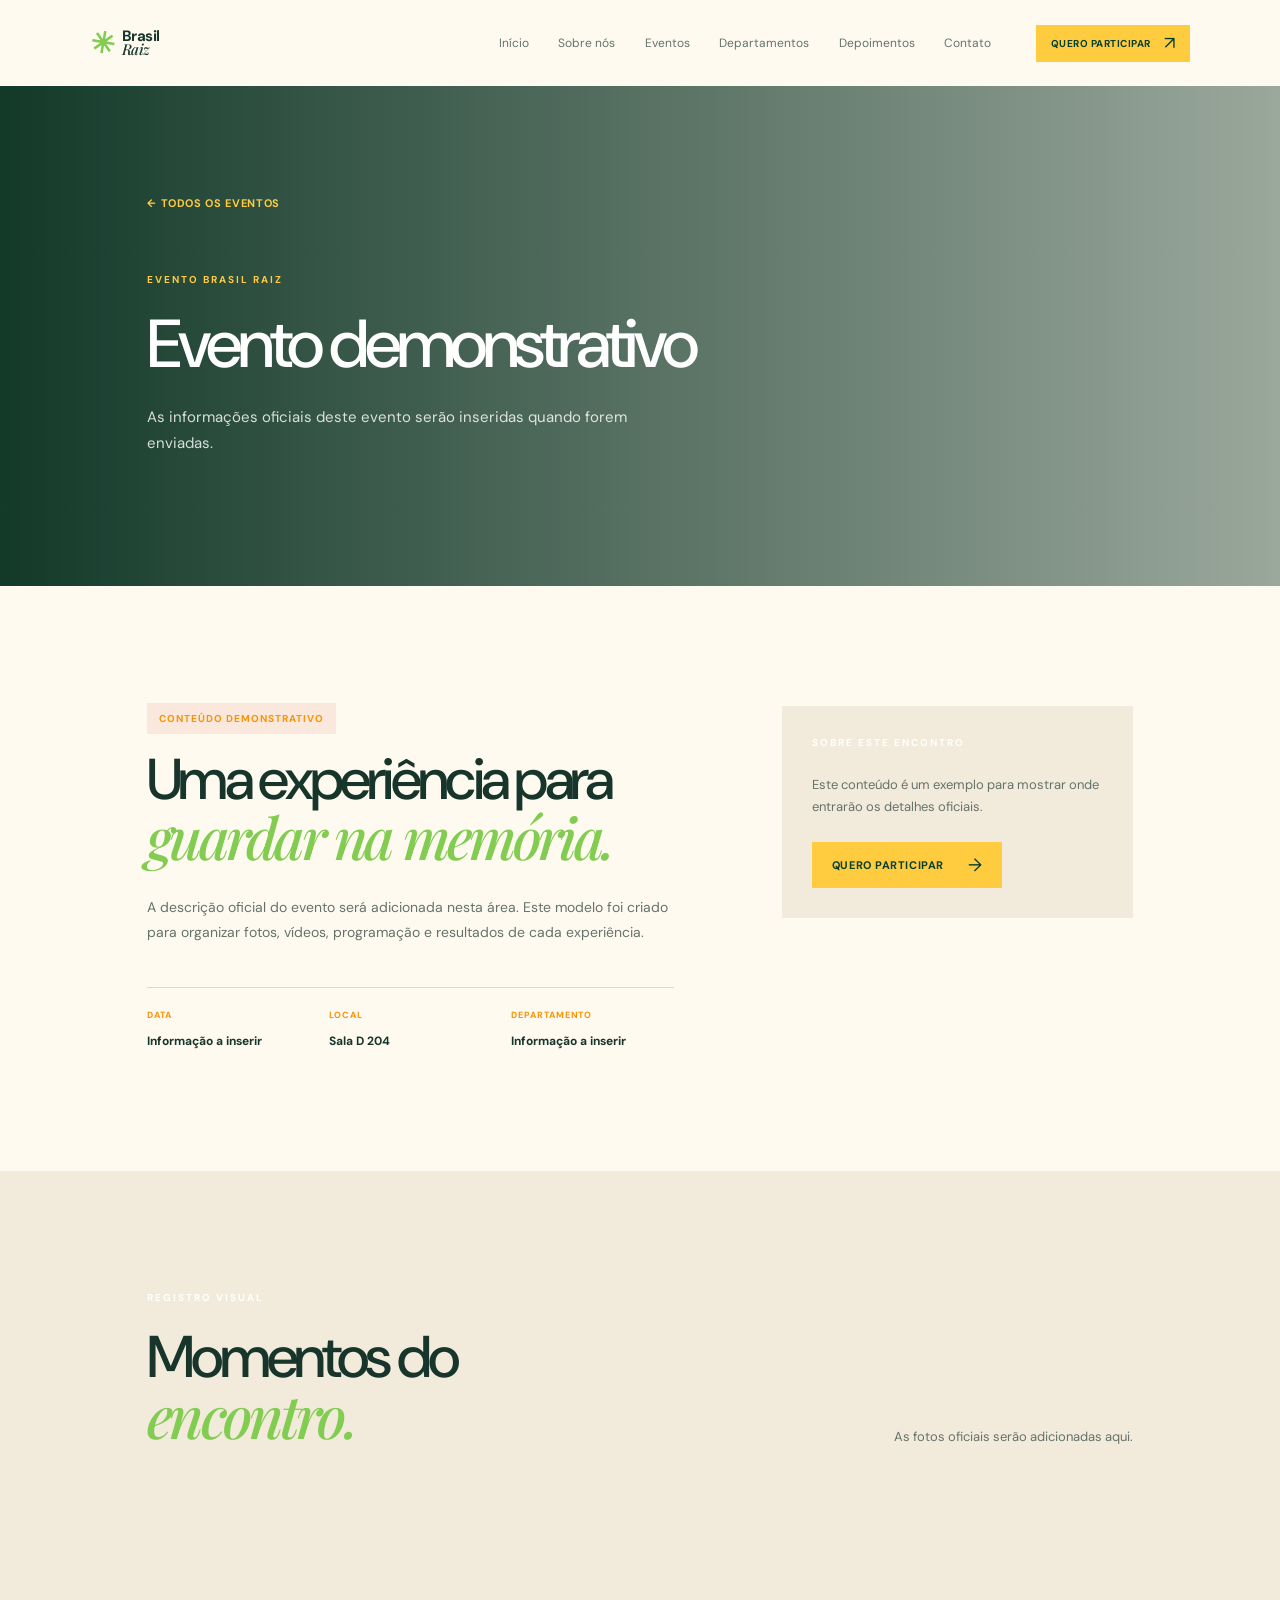
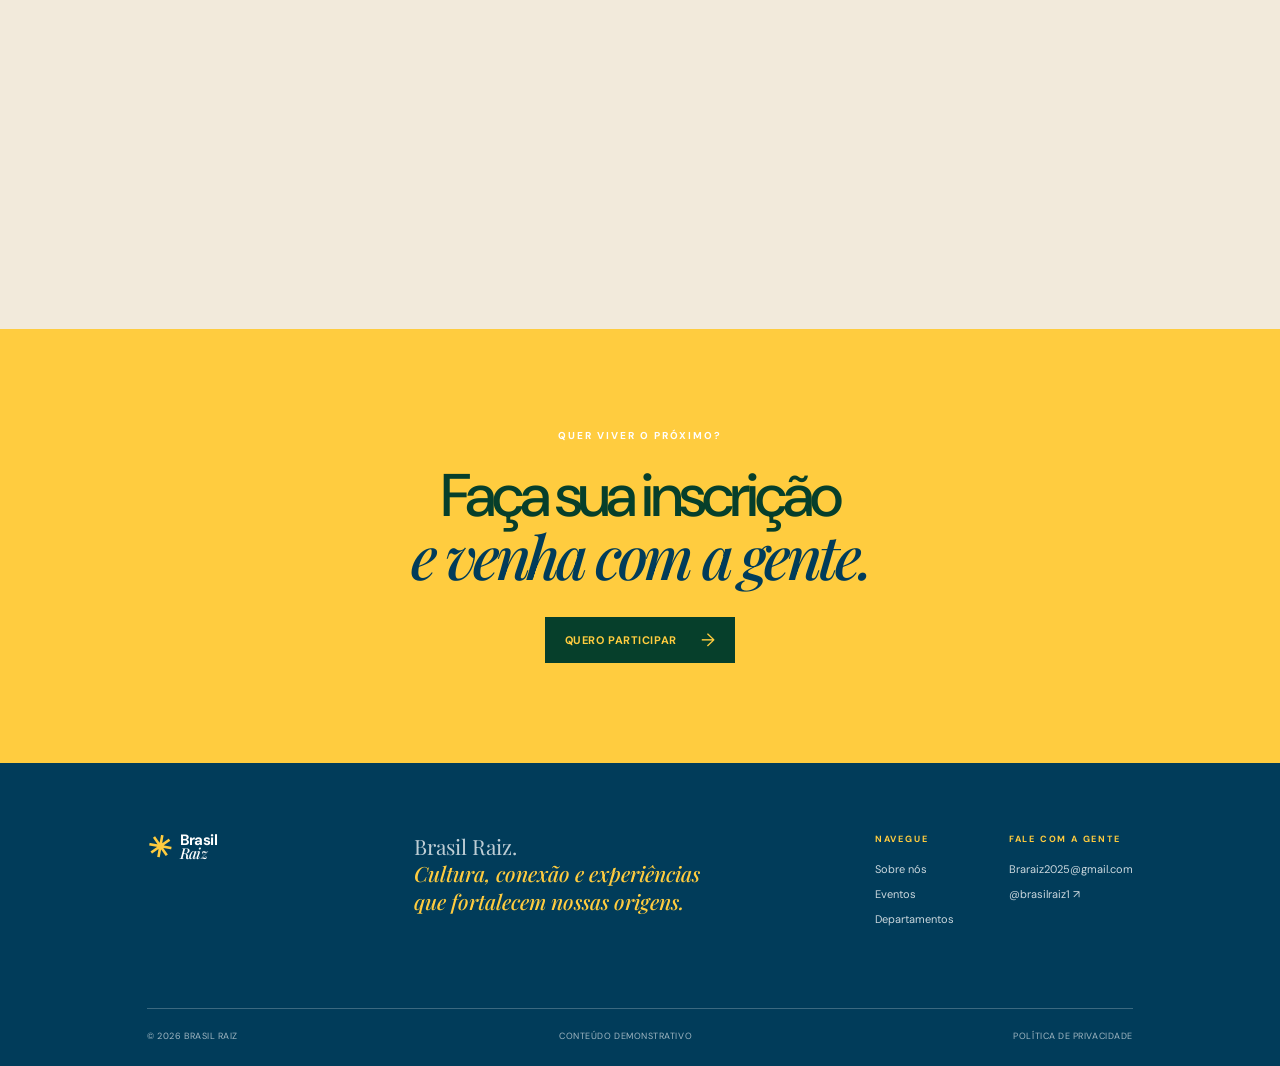
<file: eventos-efetuados.html>
<!doctype html>
<html lang="pt-BR">
  <head>
    <meta charset="UTF-8" /><meta name="viewport" content="width=device-width, initial-scale=1.0" />
    <meta name="description" content="Detalhes de um evento da Brasil Raiz: cultura, conexão e experiências." /><meta name="theme-color" content="#00A859" />
    <title>Detalhes do evento | Brasil Raiz</title>
    <link rel="preconnect" href="https://fonts.googleapis.com" /><link rel="preconnect" href="https://fonts.gstatic.com" crossorigin /><link href="https://fonts.googleapis.com/css2?family=DM+Sans:wght@400;500;600;700&family=Playfair+Display:ital,wght@0,500;0,600;1,500;1,600&display=swap" rel="stylesheet" /><link rel="stylesheet" href="style.css" />
  </head>
  <body>
    <a class="skip-link" href="#conteudo">Ir para o conteúdo principal</a>
    <header class="site-header"><a class="brand" href="index.html#inicio" aria-label="Brasil Raiz, início"><span class="brand-mark" aria-hidden="true">✳</span><span>Brasil<br /><em>Raiz</em></span></a><button class="menu-toggle" type="button" aria-label="Abrir menu" aria-expanded="false" aria-controls="main-nav"><span></span><span></span></button><nav class="main-nav" id="main-nav" aria-label="Navegação principal"><a href="index.html#inicio">Início</a><a href="index.html#sobre">Sobre nós</a><a href="eventos.html" aria-current="page">Eventos</a><a href="departamentos/index.html">Departamentos</a><a href="index.html#depoimentos">Depoimentos</a><a href="index.html#contato">Contato</a></nav><a class="button button-small button-yellow header-cta" href="index.html#inscricao">Quero participar <span>↗</span></a></header>
    <main id="conteudo" class="event-detail-page">
      <section class="event-detail-hero" aria-labelledby="event-detail-title"><div class="reveal"><a class="back-link" href="eventos.html">← Todos os eventos</a><p class="eyebrow light" id="event-detail-department">Evento Brasil Raiz</p><h1 id="event-detail-title">Evento demonstrativo</h1><p id="event-detail-intro">As informações oficiais deste evento serão inseridas quando forem enviadas.</p></div></section>
      <section class="event-detail-content section-pad">
        <div class="event-detail-main reveal"><span class="demo-label">Conteúdo demonstrativo</span><h2>Uma experiência para<br /><em>guardar na memória.</em></h2><p id="event-detail-description">A descrição oficial do evento será adicionada nesta área. Este modelo foi criado para organizar fotos, vídeos, programação e resultados de cada experiência.</p><div class="detail-facts"><div><span>Data</span><strong id="event-detail-date">Informação a inserir</strong></div><div><span>Local</span><strong>Sala D 204</strong></div><div><span>Departamento</span><strong id="event-detail-fact-department">Informação a inserir</strong></div></div></div>
        <aside class="event-detail-aside reveal"><p class="eyebrow">Sobre este encontro</p><p id="event-detail-aside">Este conteúdo é um exemplo para mostrar onde entrarão os detalhes oficiais.</p><a class="button button-yellow" href="index.html#inscricao">Quero participar <span>→</span></a></aside>
      </section>
      <section class="detail-gallery section-pad" aria-labelledby="gallery-title"><div class="section-intro reveal"><div><p class="eyebrow">Registro visual</p><h2 id="gallery-title">Momentos do<br /><em>encontro.</em></h2></div><p class="section-note">As fotos oficiais serão adicionadas aqui.</p></div><div class="detail-gallery-grid"><div class="detail-gallery-item detail-gallery-a" role="img" aria-label="Imagem demonstrativa do evento"></div><div class="detail-gallery-item detail-gallery-b" role="img" aria-label="Imagem demonstrativa de participantes"></div><div class="detail-gallery-item detail-gallery-c" role="img" aria-label="Imagem demonstrativa do ambiente do evento"></div></div></section>
      <section class="archive-cta"><p class="eyebrow">Quer viver o próximo?</p><h2>Faça sua inscrição<br /><em>e venha com a gente.</em></h2><a class="button button-dark" href="index.html#inscricao">Quero participar <span>→</span></a></section>
    </main>
    <footer class="site-footer"><div class="footer-top"><a class="brand footer-brand" href="index.html#inicio" aria-label="Brasil Raiz, início"><span class="brand-mark" aria-hidden="true">✳</span><span>Brasil<br /><em>Raiz</em></span></a><p>Brasil Raiz.<br /><em>Cultura, conexão e experiências que fortalecem nossas origens.</em></p><div class="footer-links"><div><p class="eyebrow">Navegue</p><a href="index.html#sobre">Sobre nós</a><a href="eventos.html">Eventos</a><a href="departamentos/index.html">Departamentos</a></div><div><p class="eyebrow">Fale com a gente</p><a href="mailto:Braraiz2025@gmail.com">Braraiz2025@gmail.com</a><a href="https://www.instagram.com/brasilraiz1?igsi=ZGpudjduamprNzRq&utm_source=qr" target="_blank" rel="noopener noreferrer">@brasilraiz1 ↗</a></div></div></div><div class="footer-bottom"><span>© 2026 Brasil Raiz</span><span>Conteúdo demonstrativo</span><a href="index.html#contato">Política de privacidade</a></div></footer>
    <div class="toast" role="status" aria-live="polite"></div><script src="script.js"></script>
  </body>
</html>
</file>
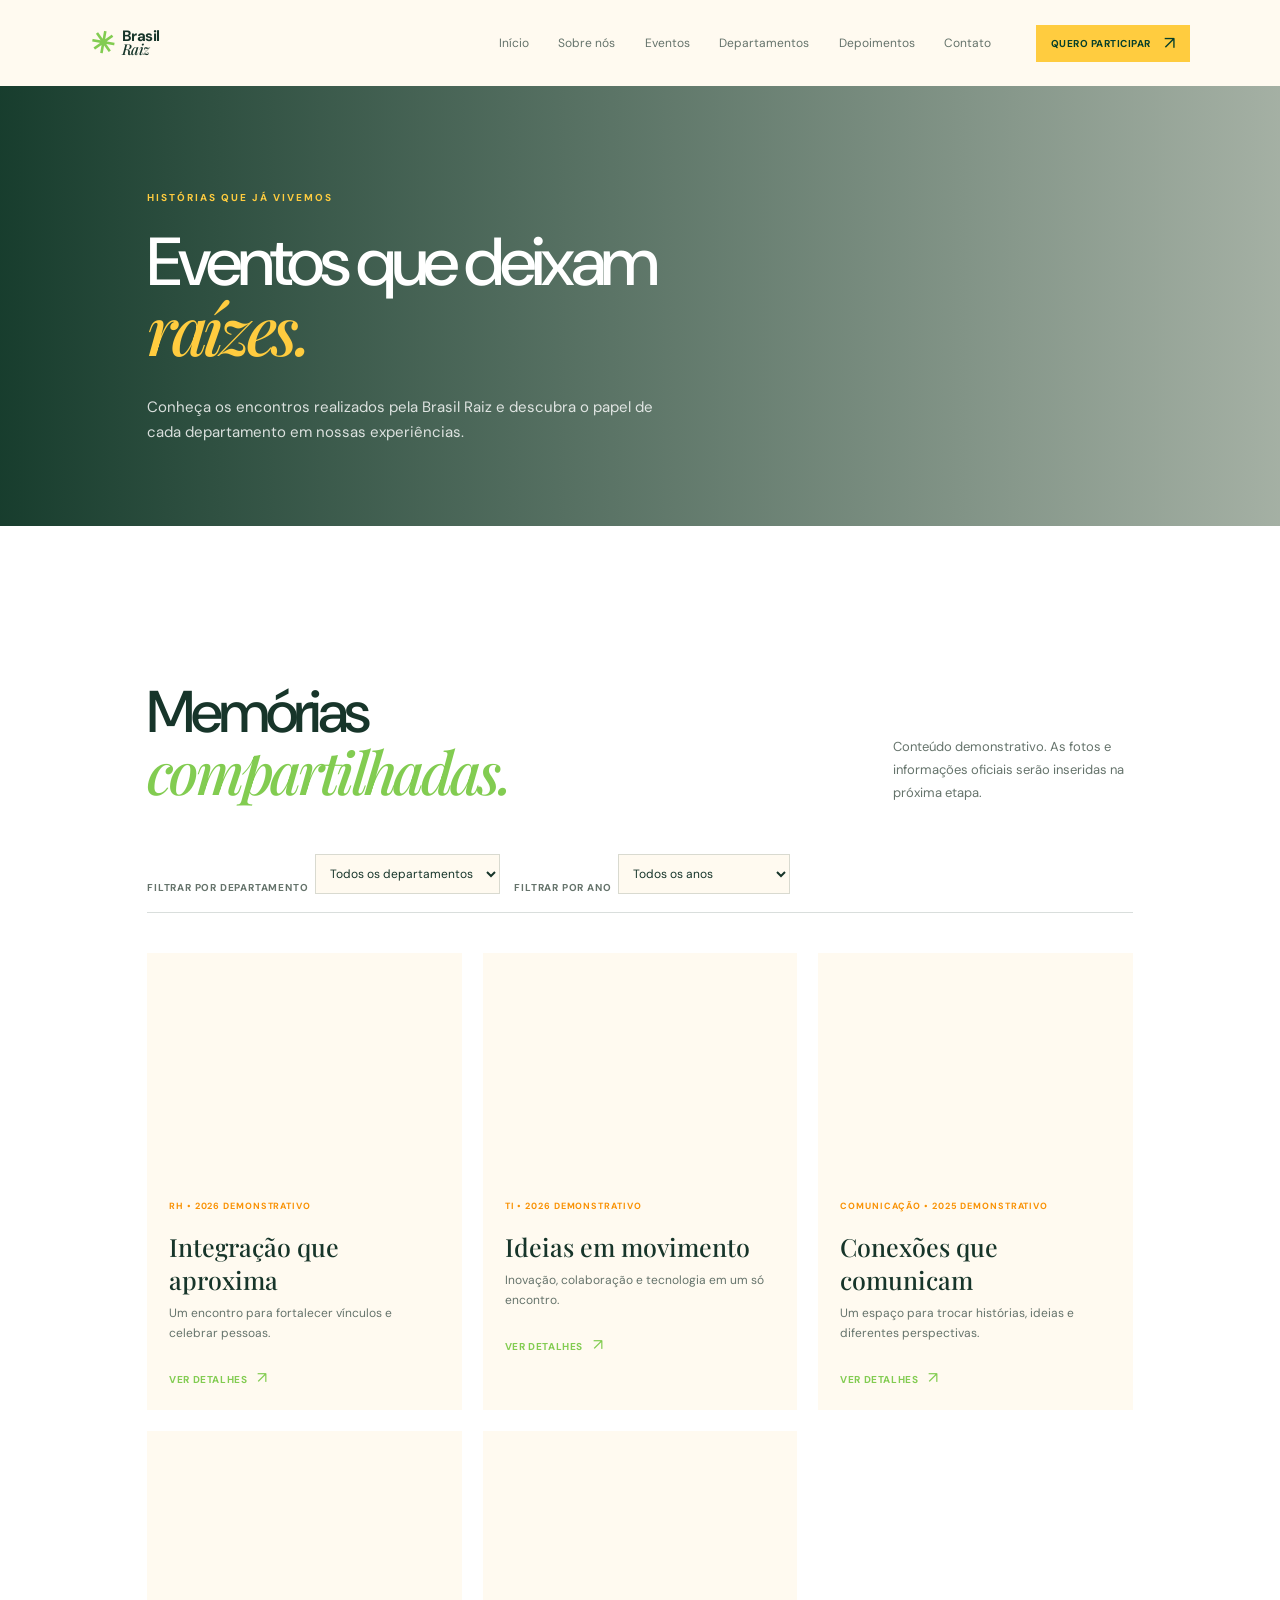
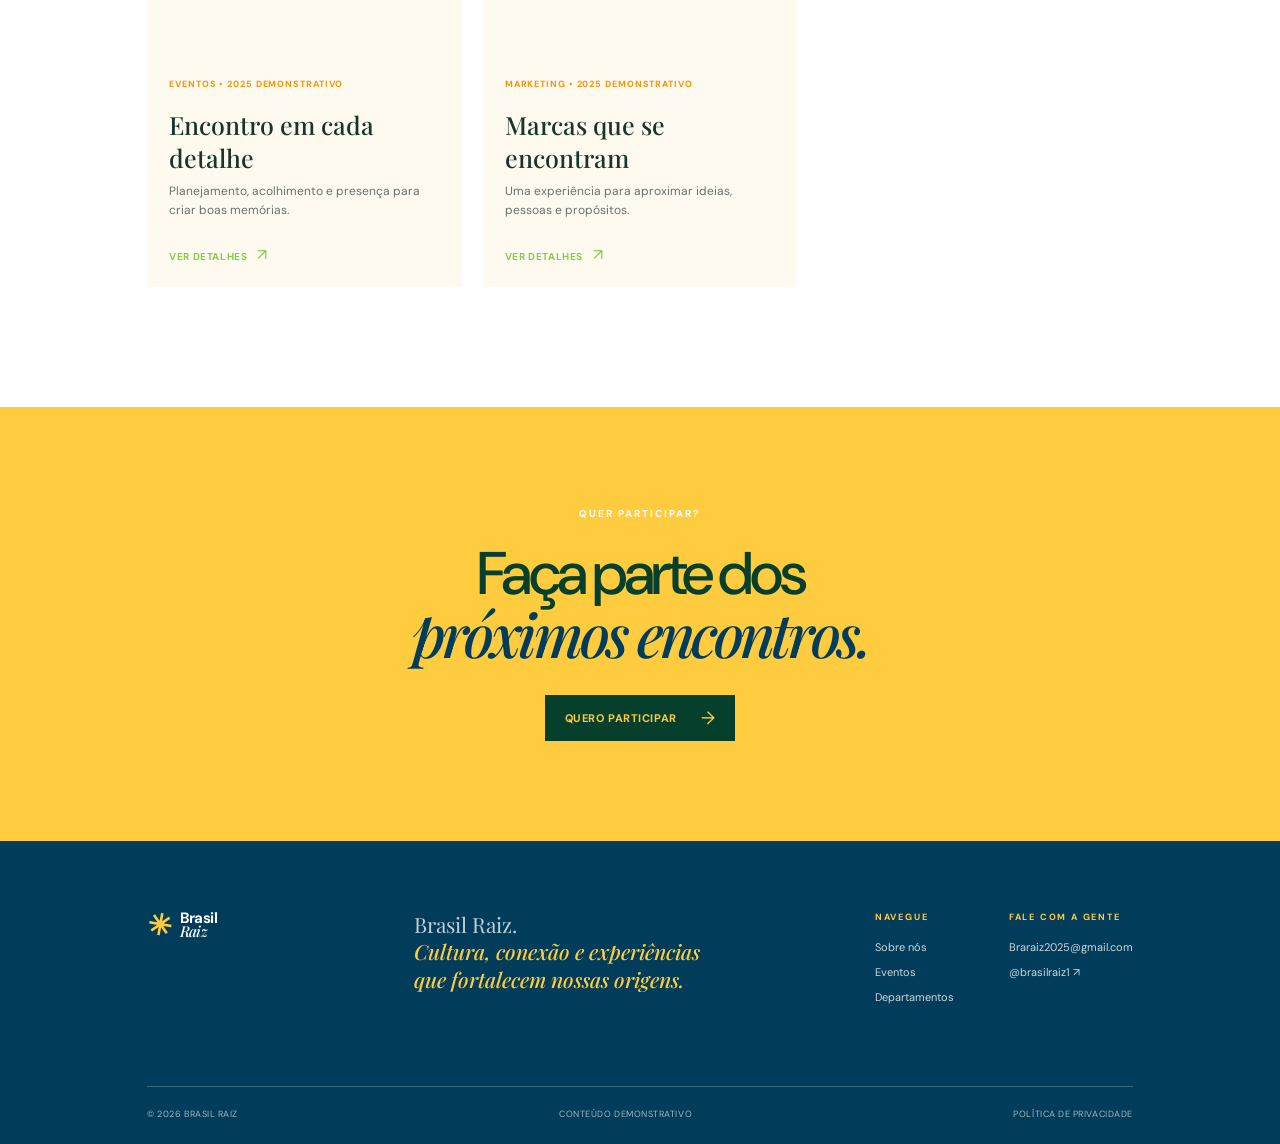
<file: eventos.html>
<!doctype html>
<html lang="pt-BR">
  <head>
    <meta charset="UTF-8" />
    <meta name="viewport" content="width=device-width, initial-scale=1.0" />
    <meta name="description" content="Confira os eventos realizados pela Brasil Raiz e conheça as histórias de cada departamento." />
    <meta name="theme-color" content="#00A859" />
    <meta property="og:title" content="Eventos realizados | Brasil Raiz" />
    <meta property="og:description" content="Memórias, encontros e experiências da Brasil Raiz." />
    <meta property="og:type" content="website" />
    <title>Eventos realizados | Brasil Raiz</title>
    <link rel="preconnect" href="https://fonts.googleapis.com" />
    <link rel="preconnect" href="https://fonts.gstatic.com" crossorigin />
    <link href="https://fonts.googleapis.com/css2?family=DM+Sans:wght@400;500;600;700&family=Playfair+Display:ital,wght@0,500;0,600;1,500;1,600&display=swap" rel="stylesheet" />
    <link rel="stylesheet" href="style.css" />
  </head>
  <body>
    <a class="skip-link" href="#conteudo">Ir para o conteúdo principal</a>
    <header class="site-header">
      <a class="brand" href="index.html#inicio" aria-label="Brasil Raiz, início"><span class="brand-mark" aria-hidden="true">✳</span><span>Brasil<br /><em>Raiz</em></span></a>
      <button class="menu-toggle" type="button" aria-label="Abrir menu" aria-expanded="false" aria-controls="main-nav"><span></span><span></span></button>
      <nav class="main-nav" id="main-nav" aria-label="Navegação principal">
        <a href="index.html#inicio">Início</a><a href="index.html#sobre">Sobre nós</a><a href="eventos.html" aria-current="page">Eventos</a><a href="departamentos/index.html">Departamentos</a><a href="index.html#depoimentos">Depoimentos</a><a href="index.html#contato">Contato</a>
      </nav>
      <a class="button button-small button-yellow header-cta" href="index.html#inscricao">Quero participar <span>↗</span></a>
    </header>

    <main id="conteudo">
      <section class="inner-hero" aria-labelledby="events-page-title">
        <div class="reveal"><p class="eyebrow light">Histórias que já vivemos</p><h1 id="events-page-title">Eventos que deixam<br /><em>raízes.</em></h1><p>Conheça os encontros realizados pela Brasil Raiz e descubra o papel de cada departamento em nossas experiências.</p></div>
      </section>

      <section class="archive section-pad" aria-labelledby="archive-title">
        <div class="section-intro reveal">
          <div><p class="eyebrow">Arquivo de experiências</p><h2 id="archive-title">Memórias<br /><em>compartilhadas.</em></h2></div>
          <p class="section-note">Conteúdo demonstrativo. As fotos e informações oficiais serão inseridas na próxima etapa.</p>
        </div>
        <div class="archive-filters reveal">
          <label for="department-filter">Filtrar por departamento</label>
          <select id="department-filter"><option value="all">Todos os departamentos</option><option value="rh">RH</option><option value="ti">TI</option><option value="comunicacao">Comunicação</option><option value="eventos">Eventos</option><option value="marketing">Marketing</option></select>
          <label for="year-filter">Filtrar por ano</label>
          <select id="year-filter"><option value="all">Todos os anos</option><option value="2026">2026 — demonstração</option><option value="2025">2025 — demonstração</option></select>
        </div>
        <p class="archive-empty" id="archive-empty" hidden>Nenhum evento encontrado com esses filtros.</p>
        <div class="archive-grid" id="archive-grid">
          <article class="archive-card reveal" data-department="rh" data-year="2026"><a href="evento.html?evento=rh-integracao"><div class="archive-image archive-image-rh" role="img" aria-label="Imagem demonstrativa de integração de equipe"></div><div class="archive-card-body"><span class="archive-tag">RH • 2026 demonstrativo</span><h3>Integração que aproxima</h3><p>Um encontro para fortalecer vínculos e celebrar pessoas.</p><strong>Ver detalhes <span>↗</span></strong></div></a></article>
          <article class="archive-card reveal" data-department="ti" data-year="2026"><a href="evento.html?evento=ti-inovacao"><div class="archive-image archive-image-ti" role="img" aria-label="Imagem demonstrativa de pessoas trabalhando com tecnologia"></div><div class="archive-card-body"><span class="archive-tag">TI • 2026 demonstrativo</span><h3>Ideias em movimento</h3><p>Inovação, colaboração e tecnologia em um só encontro.</p><strong>Ver detalhes <span>↗</span></strong></div></a></article>
          <article class="archive-card reveal" data-department="comunicacao" data-year="2025"><a href="evento.html?evento=comunicacao-conexao"><div class="archive-image archive-image-comunicacao" role="img" aria-label="Imagem demonstrativa de comunicação entre pessoas"></div><div class="archive-card-body"><span class="archive-tag">Comunicação • 2025 demonstrativo</span><h3>Conexões que comunicam</h3><p>Um espaço para trocar histórias, ideias e diferentes perspectivas.</p><strong>Ver detalhes <span>↗</span></strong></div></a></article>
          <article class="archive-card reveal" data-department="eventos" data-year="2025"><a href="evento.html?evento=eventos-encontro"><div class="archive-image archive-image-eventos" role="img" aria-label="Imagem demonstrativa de um evento com participantes"></div><div class="archive-card-body"><span class="archive-tag">Eventos • 2025 demonstrativo</span><h3>Encontro em cada detalhe</h3><p>Planejamento, acolhimento e presença para criar boas memórias.</p><strong>Ver detalhes <span>↗</span></strong></div></a></article>
          <article class="archive-card reveal" data-department="marketing" data-year="2025"><a href="evento.html?evento=marketing-experiencia"><div class="archive-image archive-image-marketing" role="img" aria-label="Imagem demonstrativa de ação de marketing"></div><div class="archive-card-body"><span class="archive-tag">Marketing • 2025 demonstrativo</span><h3>Marcas que se encontram</h3><p>Uma experiência para aproximar ideias, pessoas e propósitos.</p><strong>Ver detalhes <span>↗</span></strong></div></a></article>
        </div>
      </section>

      <section class="archive-cta"><p class="eyebrow">Quer participar?</p><h2>Faça parte dos<br /><em>próximos encontros.</em></h2><a class="button button-dark" href="index.html#inscricao">Quero participar <span>→</span></a></section>
    </main>
    <footer class="site-footer" id="contato">
      <div class="footer-top"><a class="brand footer-brand" href="index.html#inicio" aria-label="Brasil Raiz, início"><span class="brand-mark" aria-hidden="true">✳</span><span>Brasil<br /><em>Raiz</em></span></a><p>Brasil Raiz.<br /><em>Cultura, conexão e experiências que fortalecem nossas origens.</em></p><div class="footer-links"><div><p class="eyebrow">Navegue</p><a href="index.html#sobre">Sobre nós</a><a href="eventos.html">Eventos</a><a href="departamentos/index.html">Departamentos</a></div><div><p class="eyebrow">Fale com a gente</p><a href="mailto:Braraiz2025@gmail.com">Braraiz2025@gmail.com</a><a href="https://www.instagram.com/brasilraiz1?igsi=ZGpudjduamprNzRq&utm_source=qr" target="_blank" rel="noopener noreferrer">@brasilraiz1 ↗</a></div></div></div>
      <div class="footer-bottom"><span>© 2026 Brasil Raiz</span><span>Conteúdo demonstrativo</span><a href="index.html#contato">Política de privacidade</a></div>
    </footer>
    <div class="toast" role="status" aria-live="polite"></div>
    <script src="script.js"></script>
  </body>
</html>
</file>
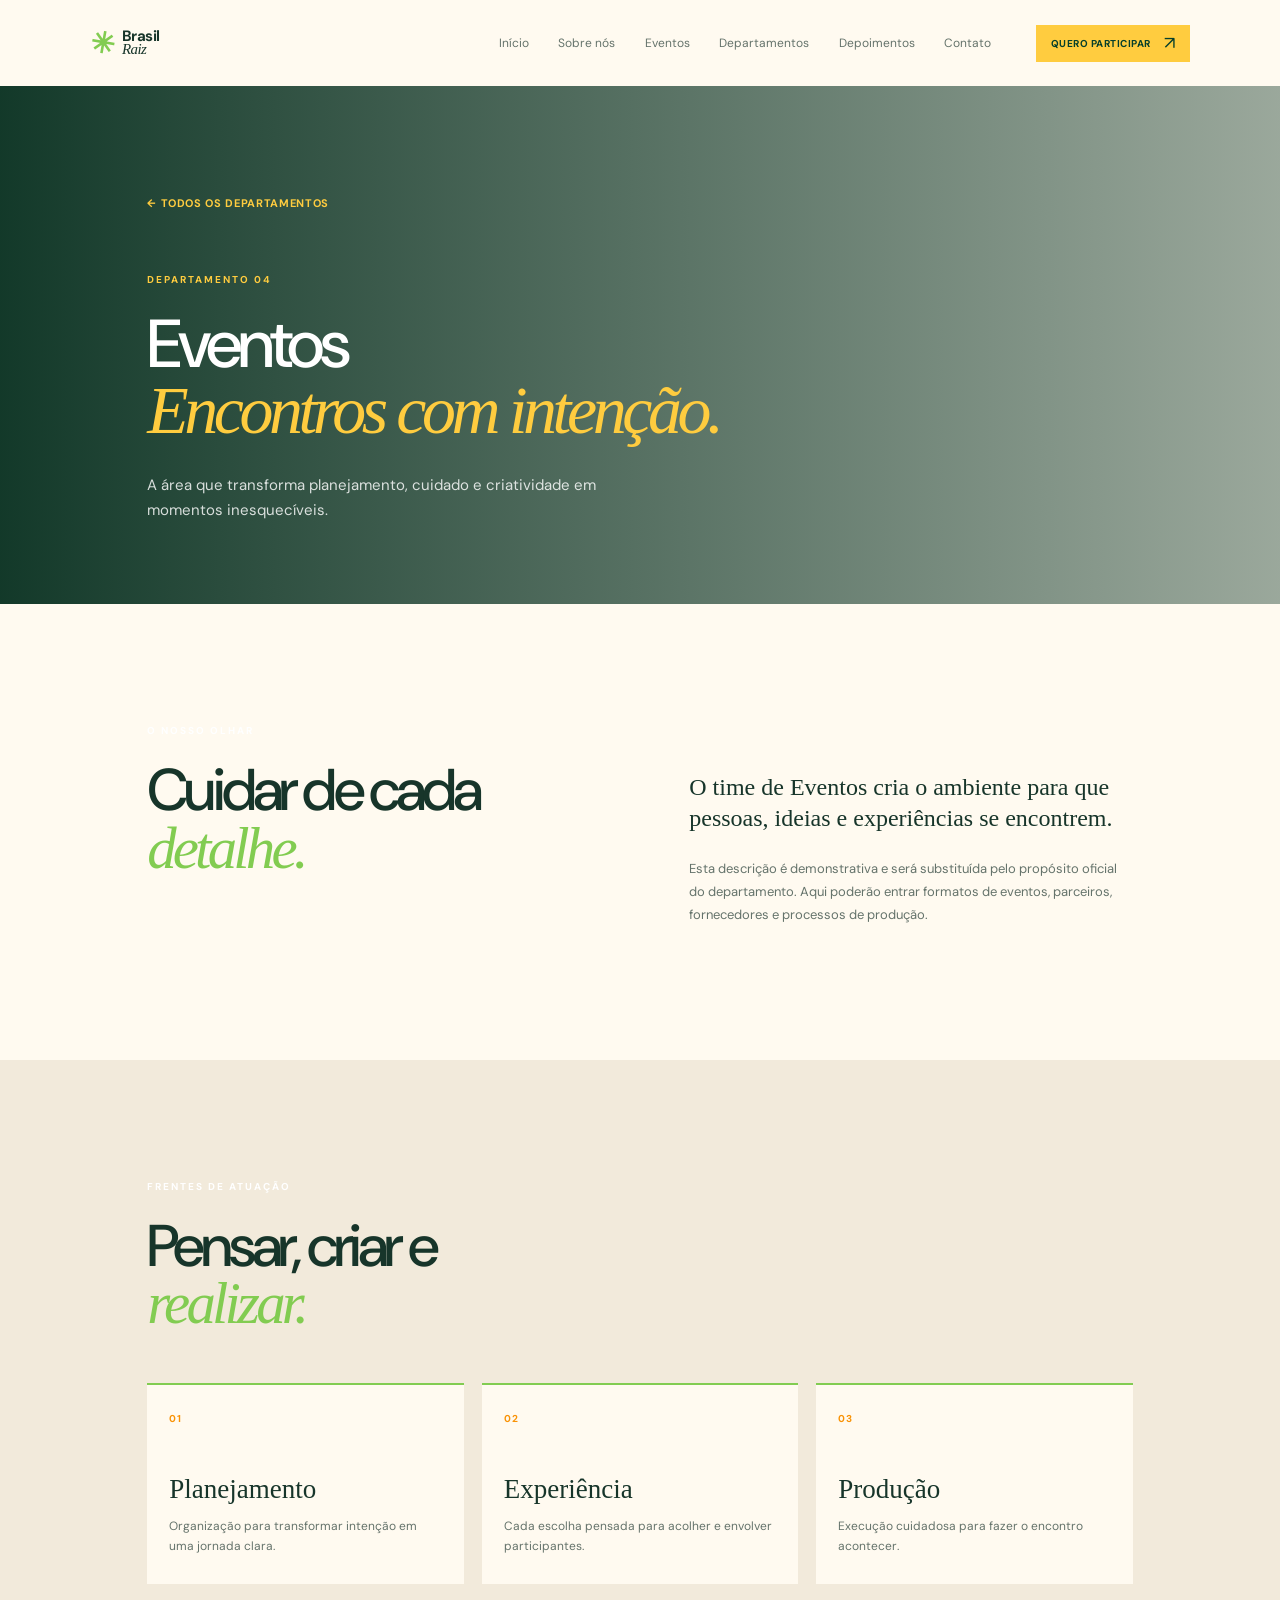
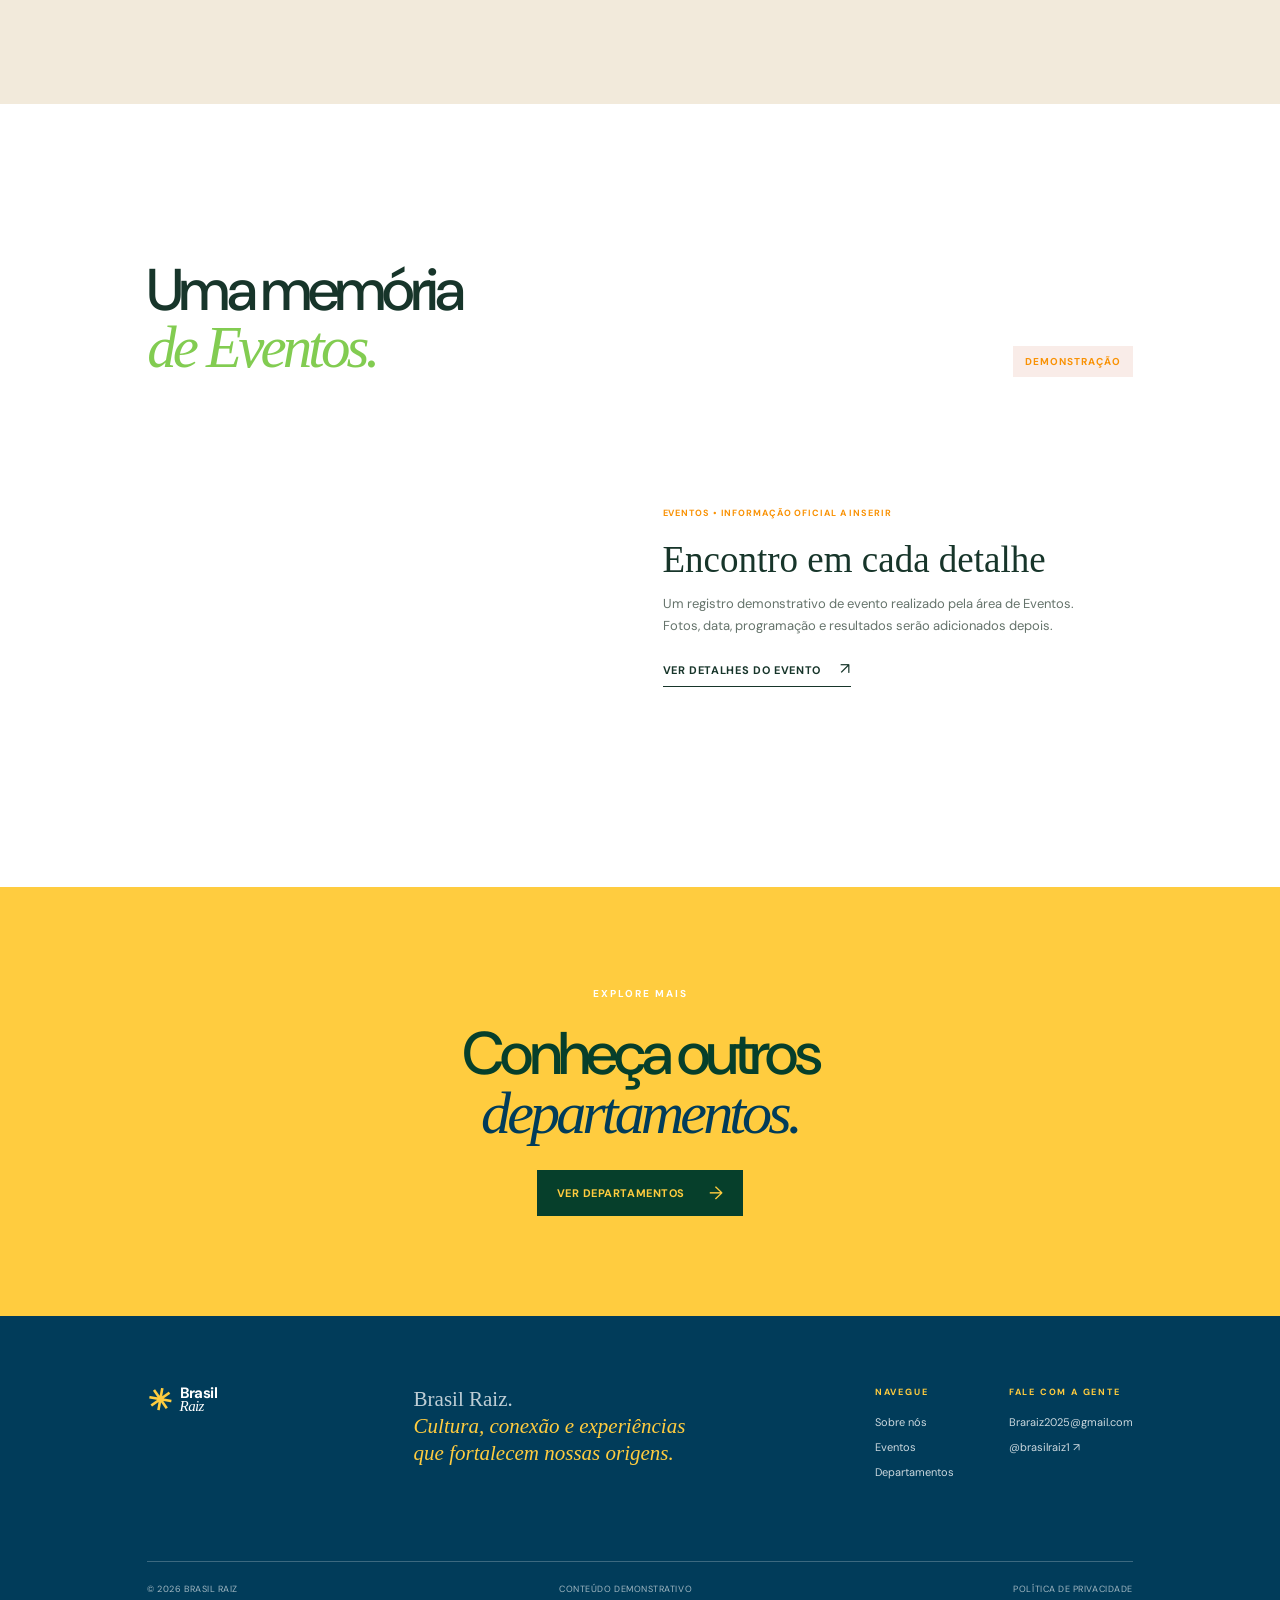
<file: eventos1.html>
<!doctype html>
<html lang="pt-BR">
  <head>
    <meta charset="UTF-8" /><meta name="viewport" content="width=device-width, initial-scale=1.0" />
    <meta name="description" content="Conheça o departamento de Eventos da Brasil Raiz e os encontros realizados pela área." /><meta name="theme-color" content="#00A859" />
    <title>Eventos | Departamentos Brasil Raiz</title>
    <link rel="preconnect" href="https://fonts.googleapis.com" /><link rel="preconnect" href="https://fonts.gstatic.com" crossorigin /><link href="https://fonts.googleapis.com/css2?family=DM+Sans:wght@400;500;600;700&display=swap" rel="stylesheet" /><link rel="stylesheet" href="../style.css" />
  </head>
  <body class="department-page department-eventos-page">
    <a class="skip-link" href="#conteudo">Ir para o conteúdo principal</a>
    <header class="site-header"><a class="brand" href="../index.html#inicio" aria-label="Brasil Raiz, início"><span class="brand-mark" aria-hidden="true">✳</span><span>Brasil<br /><em>Raiz</em></span></a><button class="menu-toggle" type="button" aria-label="Abrir menu" aria-expanded="false" aria-controls="main-nav"><span></span><span></span></button><nav class="main-nav" id="main-nav" aria-label="Navegação principal"><a href="../index.html#inicio">Início</a><a href="../index.html#sobre">Sobre nós</a><a href="../eventos.html">Eventos</a><a href="index.html" aria-current="page">Departamentos</a><a href="../index.html#depoimentos">Depoimentos</a><a href="../index.html#contato">Contato</a></nav><a class="button button-small button-yellow header-cta" href="../index.html#inscricao">Quero participar <span>↗</span></a></header>
    <main id="conteudo">
      <section class="department-hero" aria-labelledby="department-title"><div class="reveal"><a class="back-link" href="index.html">← Todos os departamentos</a><p class="eyebrow light">Departamento 04</p><h1 id="department-title">Eventos<br /><em>Encontros com intenção.</em></h1><p>A área que transforma planejamento, cuidado e criatividade em momentos inesquecíveis.</p></div></section>
      <section class="department-about section-pad"><div class="department-about-heading reveal"><p class="eyebrow">O nosso olhar</p><h2>Cuidar de cada<br /><em>detalhe.</em></h2></div><div class="department-about-copy reveal"><p class="large-copy">O time de Eventos cria o ambiente para que pessoas, ideias e experiências se encontrem.</p><p>Esta descrição é demonstrativa e será substituída pelo propósito oficial do departamento. Aqui poderão entrar formatos de eventos, parceiros, fornecedores e processos de produção.</p></div></section>
      <section class="department-pillars section-pad"><div class="section-intro reveal"><div><p class="eyebrow">Frentes de atuação</p><h2>Pensar, criar e<br /><em>realizar.</em></h2></div></div><div class="pillar-grid"><article class="pillar reveal"><span>01</span><h3>Planejamento</h3><p>Organização para transformar intenção em uma jornada clara.</p></article><article class="pillar reveal"><span>02</span><h3>Experiência</h3><p>Cada escolha pensada para acolher e envolver participantes.</p></article><article class="pillar reveal"><span>03</span><h3>Produção</h3><p>Execução cuidadosa para fazer o encontro acontecer.</p></article></div></section>
      <section class="department-events section-pad"><div class="section-intro reveal"><div><p class="eyebrow">Evento realizado</p><h2>Uma memória<br /><em>de Eventos.</em></h2></div><span class="demo-label">Demonstração</span></div><article class="department-event-card reveal"><div class="department-event-image event-image-two" role="img" aria-label="Imagem demonstrativa de um evento com participantes"></div><div><span class="archive-tag">Eventos • informação oficial a inserir</span><h3>Encontro em cada detalhe</h3><p>Um registro demonstrativo de evento realizado pela área de Eventos. Fotos, data, programação e resultados serão adicionados depois.</p><a class="text-link" href="../evento.html?evento=eventos-encontro">Ver detalhes do evento <span>↗</span></a></div></article></section>
      <section class="archive-cta"><p class="eyebrow">Explore mais</p><h2>Conheça outros<br /><em>departamentos.</em></h2><a class="button button-dark" href="index.html">Ver departamentos <span>→</span></a></section>
    </main>
    <footer class="site-footer"><div class="footer-top"><a class="brand footer-brand" href="../index.html#inicio" aria-label="Brasil Raiz, início"><span class="brand-mark" aria-hidden="true">✳</span><span>Brasil<br /><em>Raiz</em></span></a><p>Brasil Raiz.<br /><em>Cultura, conexão e experiências que fortalecem nossas origens.</em></p><div class="footer-links"><div><p class="eyebrow">Navegue</p><a href="../index.html#sobre">Sobre nós</a><a href="../eventos.html">Eventos</a><a href="index.html">Departamentos</a></div><div><p class="eyebrow">Fale com a gente</p><a href="mailto:Braraiz2025@gmail.com">Braraiz2025@gmail.com</a><a href="https://www.instagram.com/brasilraiz1?igsi=ZGpudjduamprNzRq&utm_source=qr" target="_blank" rel="noopener noreferrer">@brasilraiz1 ↗</a></div></div></div><div class="footer-bottom"><span>© 2026 Brasil Raiz</span><span>Conteúdo demonstrativo</span><a href="../index.html#contato">Política de privacidade</a></div></footer>
    <div class="toast" role="status" aria-live="polite"></div><script src="../script.js"></script>
  </body>
</html>
</file>
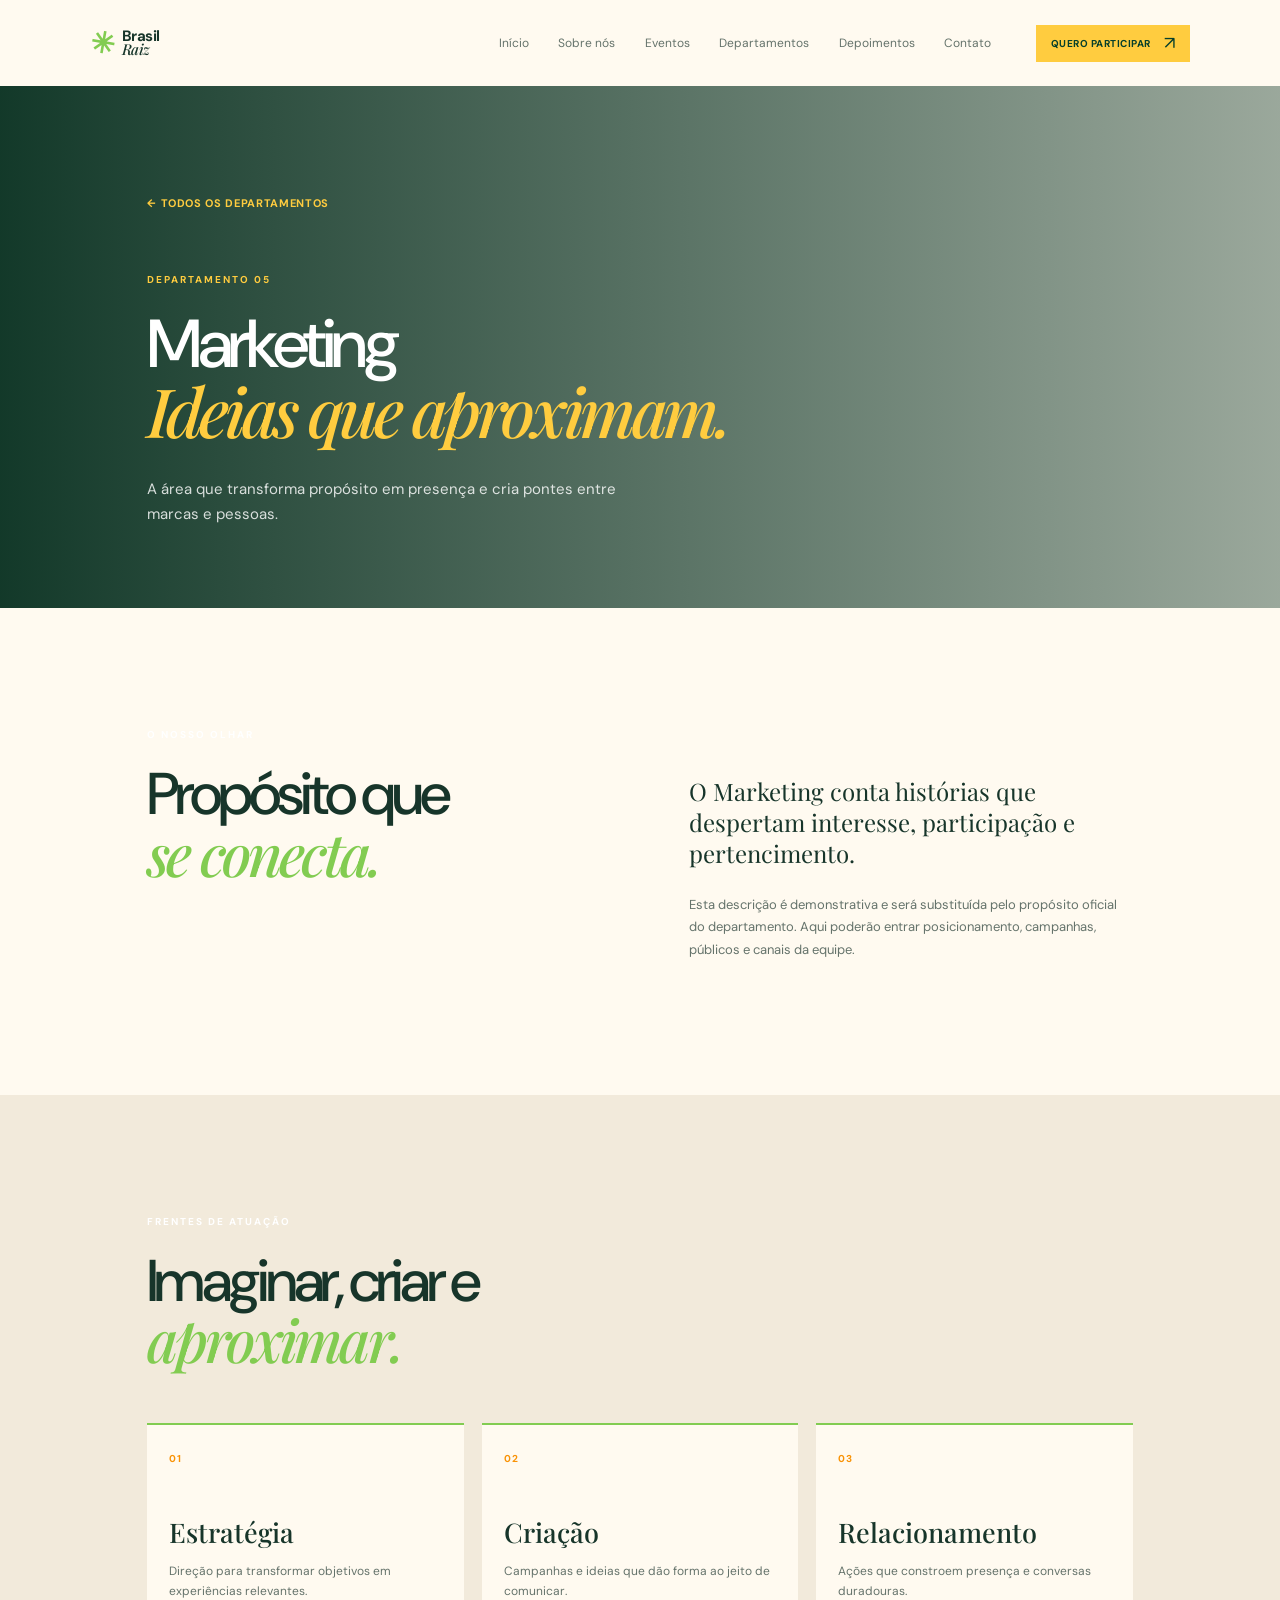
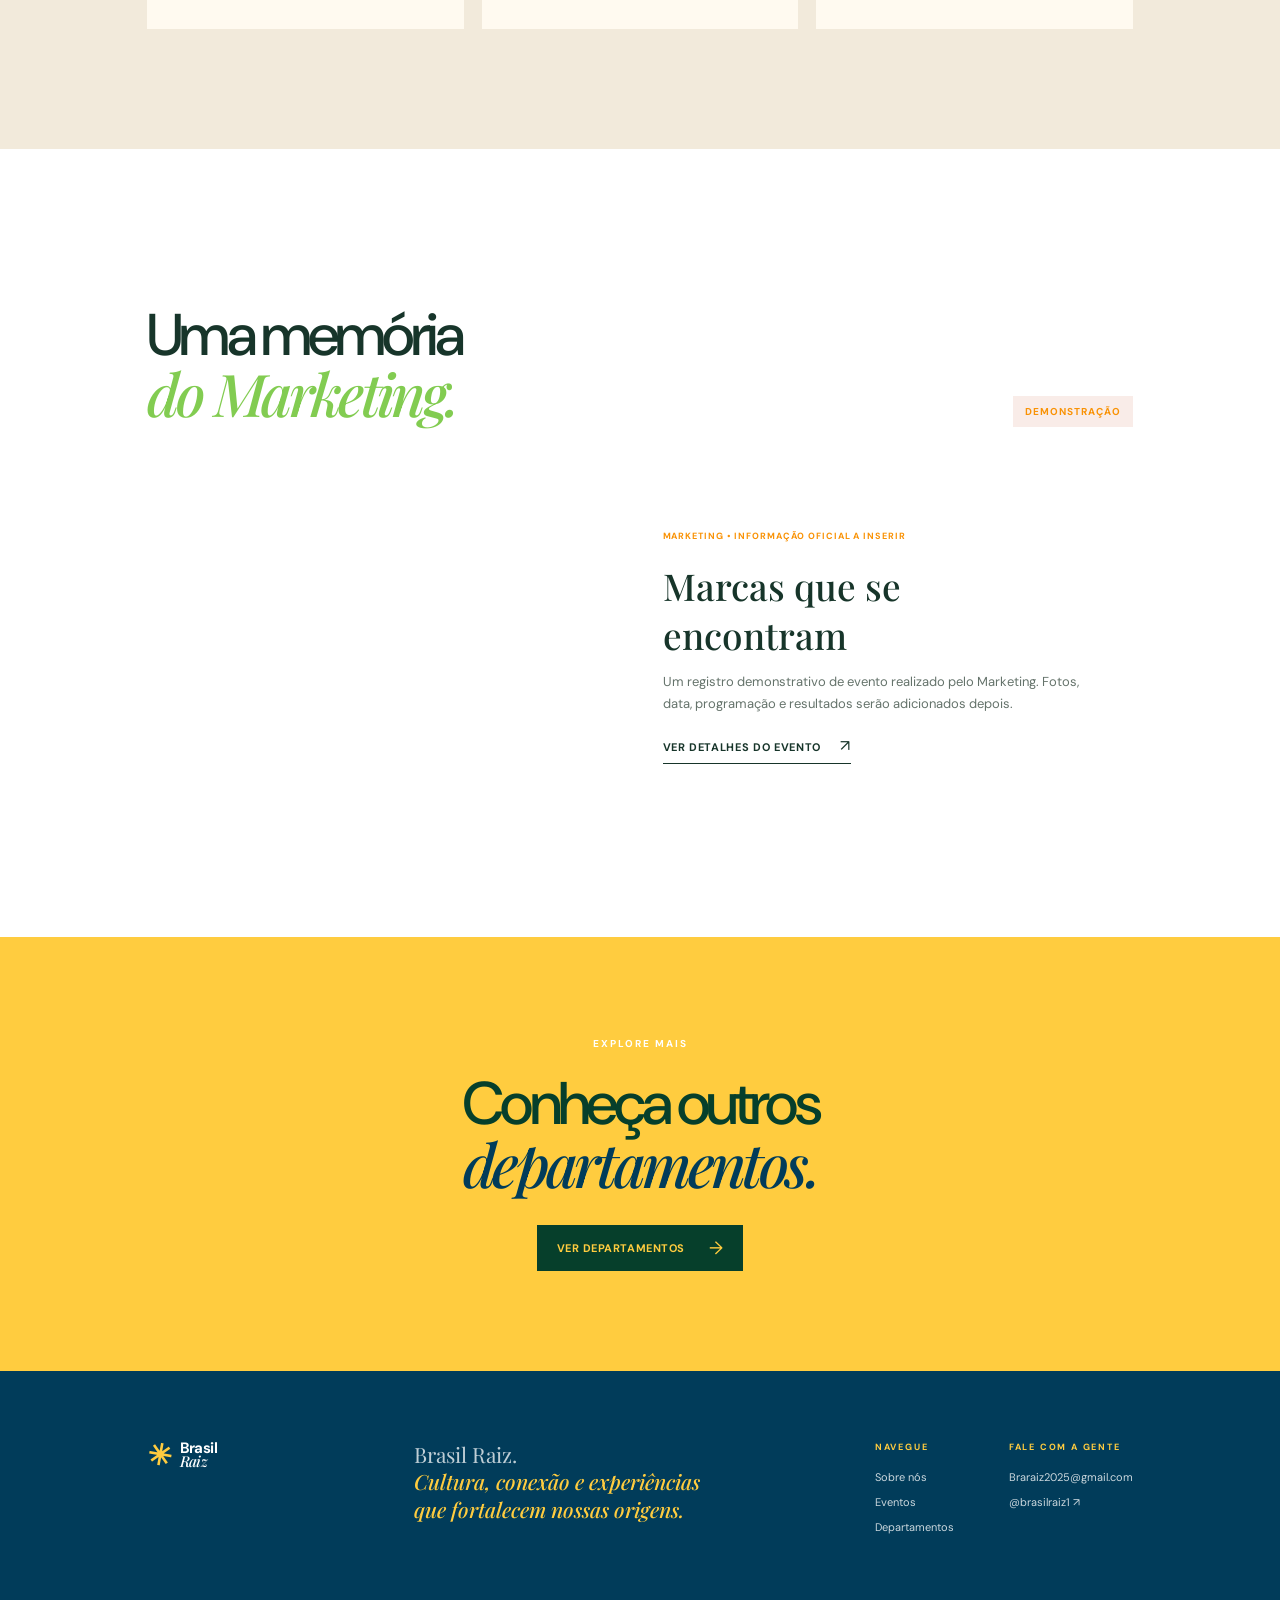
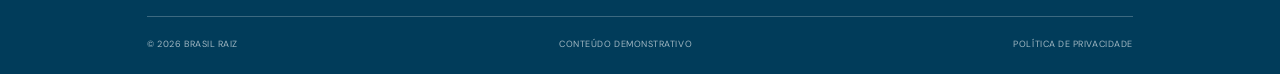
<file: marketing.html>
<!doctype html>
<html lang="pt-BR">
  <head>
    <meta charset="UTF-8" /><meta name="viewport" content="width=device-width, initial-scale=1.0" />
    <meta name="description" content="Conheça o departamento de Marketing da Brasil Raiz e os eventos realizados pela área." /><meta name="theme-color" content="#00A859" />
    <title>Marketing | Departamentos Brasil Raiz</title>
    <link rel="preconnect" href="https://fonts.googleapis.com" /><link rel="preconnect" href="https://fonts.gstatic.com" crossorigin /><link href="https://fonts.googleapis.com/css2?family=DM+Sans:wght@400;500;600;700&family=Playfair+Display:ital,wght@0,500;0,600;1,500;1,600&display=swap" rel="stylesheet" /><link rel="stylesheet" href="../style.css" />
  </head>
  <body class="department-page department-marketing-page">
    <a class="skip-link" href="#conteudo">Ir para o conteúdo principal</a>
    <header class="site-header"><a class="brand" href="../index.html#inicio" aria-label="Brasil Raiz, início"><span class="brand-mark" aria-hidden="true">✳</span><span>Brasil<br /><em>Raiz</em></span></a><button class="menu-toggle" type="button" aria-label="Abrir menu" aria-expanded="false" aria-controls="main-nav"><span></span><span></span></button><nav class="main-nav" id="main-nav" aria-label="Navegação principal"><a href="../index.html#inicio">Início</a><a href="../index.html#sobre">Sobre nós</a><a href="../eventos.html">Eventos</a><a href="index.html" aria-current="page">Departamentos</a><a href="../index.html#depoimentos">Depoimentos</a><a href="../index.html#contato">Contato</a></nav><a class="button button-small button-yellow header-cta" href="../index.html#inscricao">Quero participar <span>↗</span></a></header>
    <main id="conteudo">
      <section class="department-hero" aria-labelledby="department-title"><div class="reveal"><a class="back-link" href="index.html">← Todos os departamentos</a><p class="eyebrow light">Departamento 05</p><h1 id="department-title">Marketing<br /><em>Ideias que aproximam.</em></h1><p>A área que transforma propósito em presença e cria pontes entre marcas e pessoas.</p></div></section>
      <section class="department-about section-pad"><div class="department-about-heading reveal"><p class="eyebrow">O nosso olhar</p><h2>Propósito que<br /><em>se conecta.</em></h2></div><div class="department-about-copy reveal"><p class="large-copy">O Marketing conta histórias que despertam interesse, participação e pertencimento.</p><p>Esta descrição é demonstrativa e será substituída pelo propósito oficial do departamento. Aqui poderão entrar posicionamento, campanhas, públicos e canais da equipe.</p></div></section>
      <section class="department-pillars section-pad"><div class="section-intro reveal"><div><p class="eyebrow">Frentes de atuação</p><h2>Imaginar, criar e<br /><em>aproximar.</em></h2></div></div><div class="pillar-grid"><article class="pillar reveal"><span>01</span><h3>Estratégia</h3><p>Direção para transformar objetivos em experiências relevantes.</p></article><article class="pillar reveal"><span>02</span><h3>Criação</h3><p>Campanhas e ideias que dão forma ao jeito de comunicar.</p></article><article class="pillar reveal"><span>03</span><h3>Relacionamento</h3><p>Ações que constroem presença e conversas duradouras.</p></article></div></section>
      <section class="department-events section-pad"><div class="section-intro reveal"><div><p class="eyebrow">Evento realizado</p><h2>Uma memória<br /><em>do Marketing.</em></h2></div><span class="demo-label">Demonstração</span></div><article class="department-event-card reveal"><div class="department-event-image event-image-two" role="img" aria-label="Imagem demonstrativa de ação de marketing"></div><div><span class="archive-tag">Marketing • informação oficial a inserir</span><h3>Marcas que se encontram</h3><p>Um registro demonstrativo de evento realizado pelo Marketing. Fotos, data, programação e resultados serão adicionados depois.</p><a class="text-link" href="../evento.html?evento=marketing-experiencia">Ver detalhes do evento <span>↗</span></a></div></article></section>
      <section class="archive-cta"><p class="eyebrow">Explore mais</p><h2>Conheça outros<br /><em>departamentos.</em></h2><a class="button button-dark" href="index.html">Ver departamentos <span>→</span></a></section>
    </main>
    <footer class="site-footer"><div class="footer-top"><a class="brand footer-brand" href="../index.html#inicio" aria-label="Brasil Raiz, início"><span class="brand-mark" aria-hidden="true">✳</span><span>Brasil<br /><em>Raiz</em></span></a><p>Brasil Raiz.<br /><em>Cultura, conexão e experiências que fortalecem nossas origens.</em></p><div class="footer-links"><div><p class="eyebrow">Navegue</p><a href="../index.html#sobre">Sobre nós</a><a href="../eventos.html">Eventos</a><a href="index.html">Departamentos</a></div><div><p class="eyebrow">Fale com a gente</p><a href="mailto:Braraiz2025@gmail.com">Braraiz2025@gmail.com</a><a href="https://www.instagram.com/brasilraiz1?igsi=ZGpudjduamprNzRq&utm_source=qr" target="_blank" rel="noopener noreferrer">@brasilraiz1 ↗</a></div></div></div><div class="footer-bottom"><span>© 2026 Brasil Raiz</span><span>Conteúdo demonstrativo</span><a href="../index.html#contato">Política de privacidade</a></div></footer>
    <div class="toast" role="status" aria-live="polite"></div><script src="../script.js"></script>
  </body>
</html>
</file>
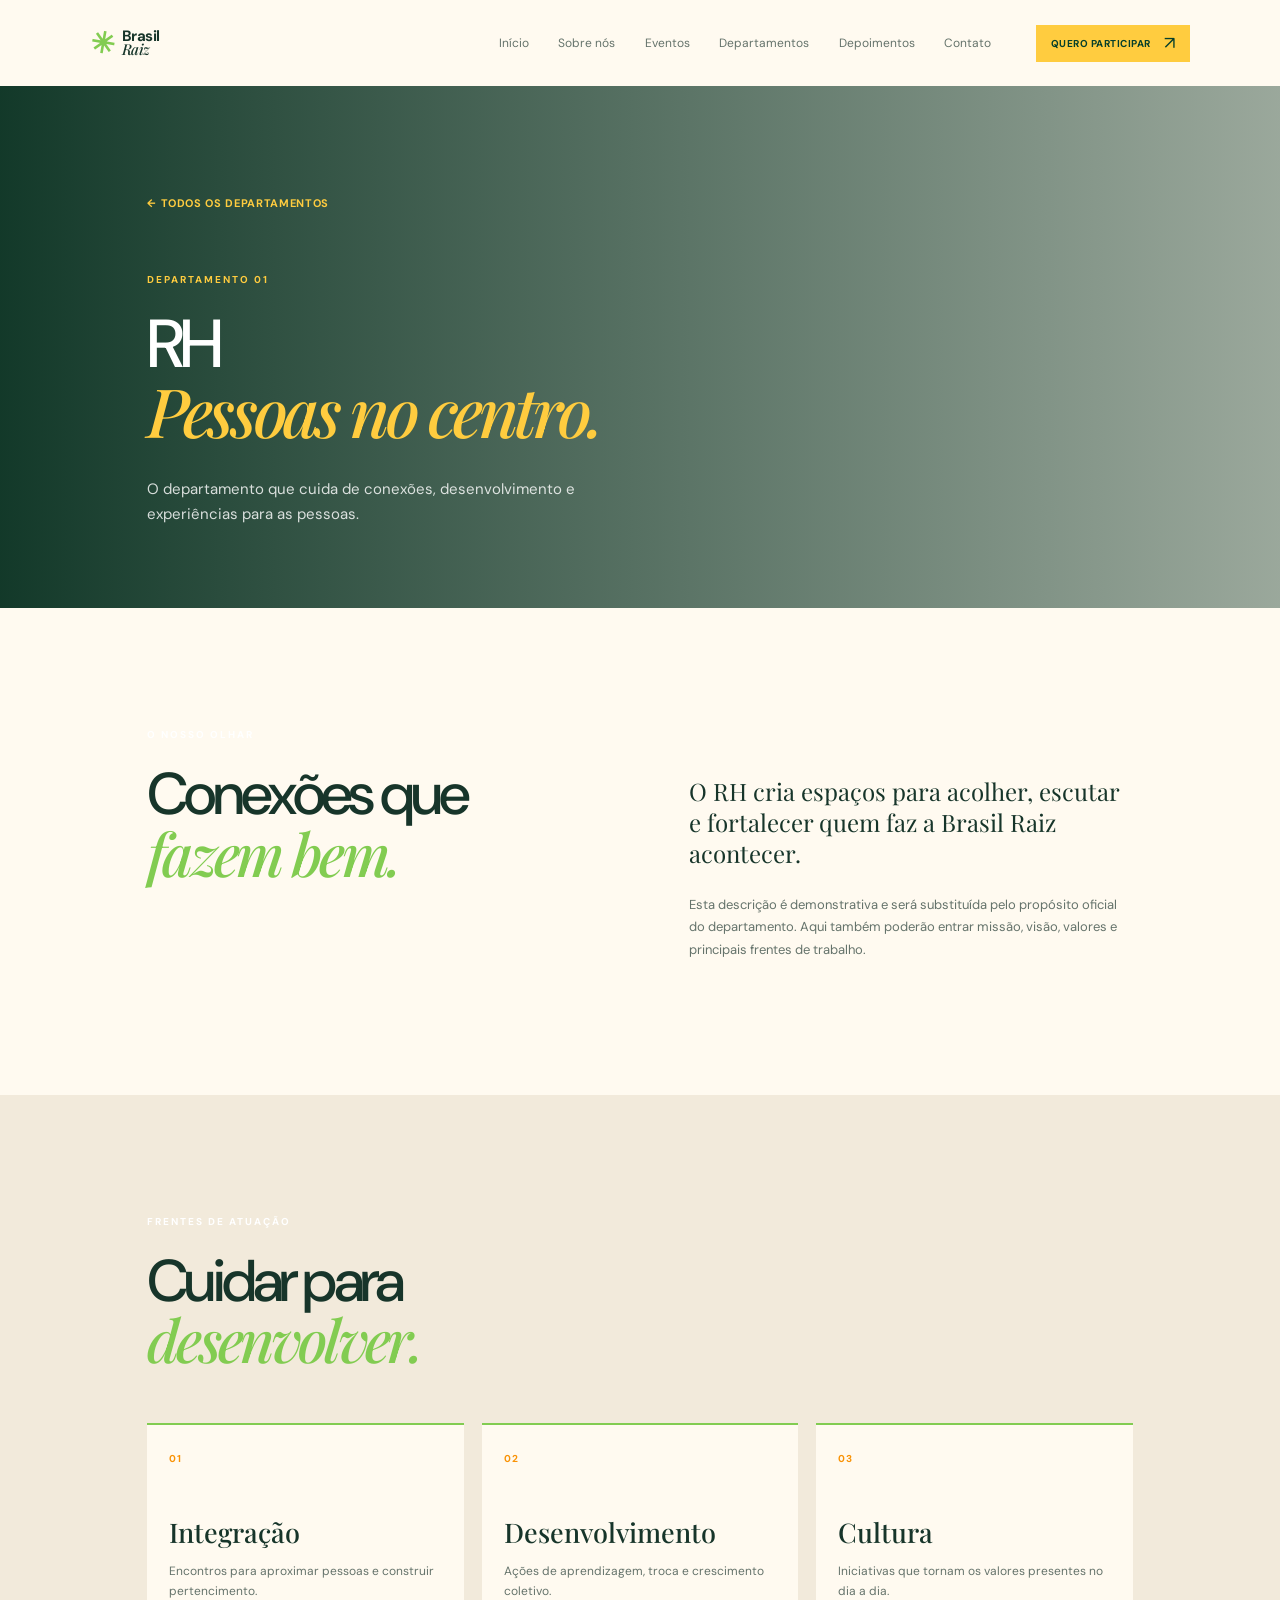
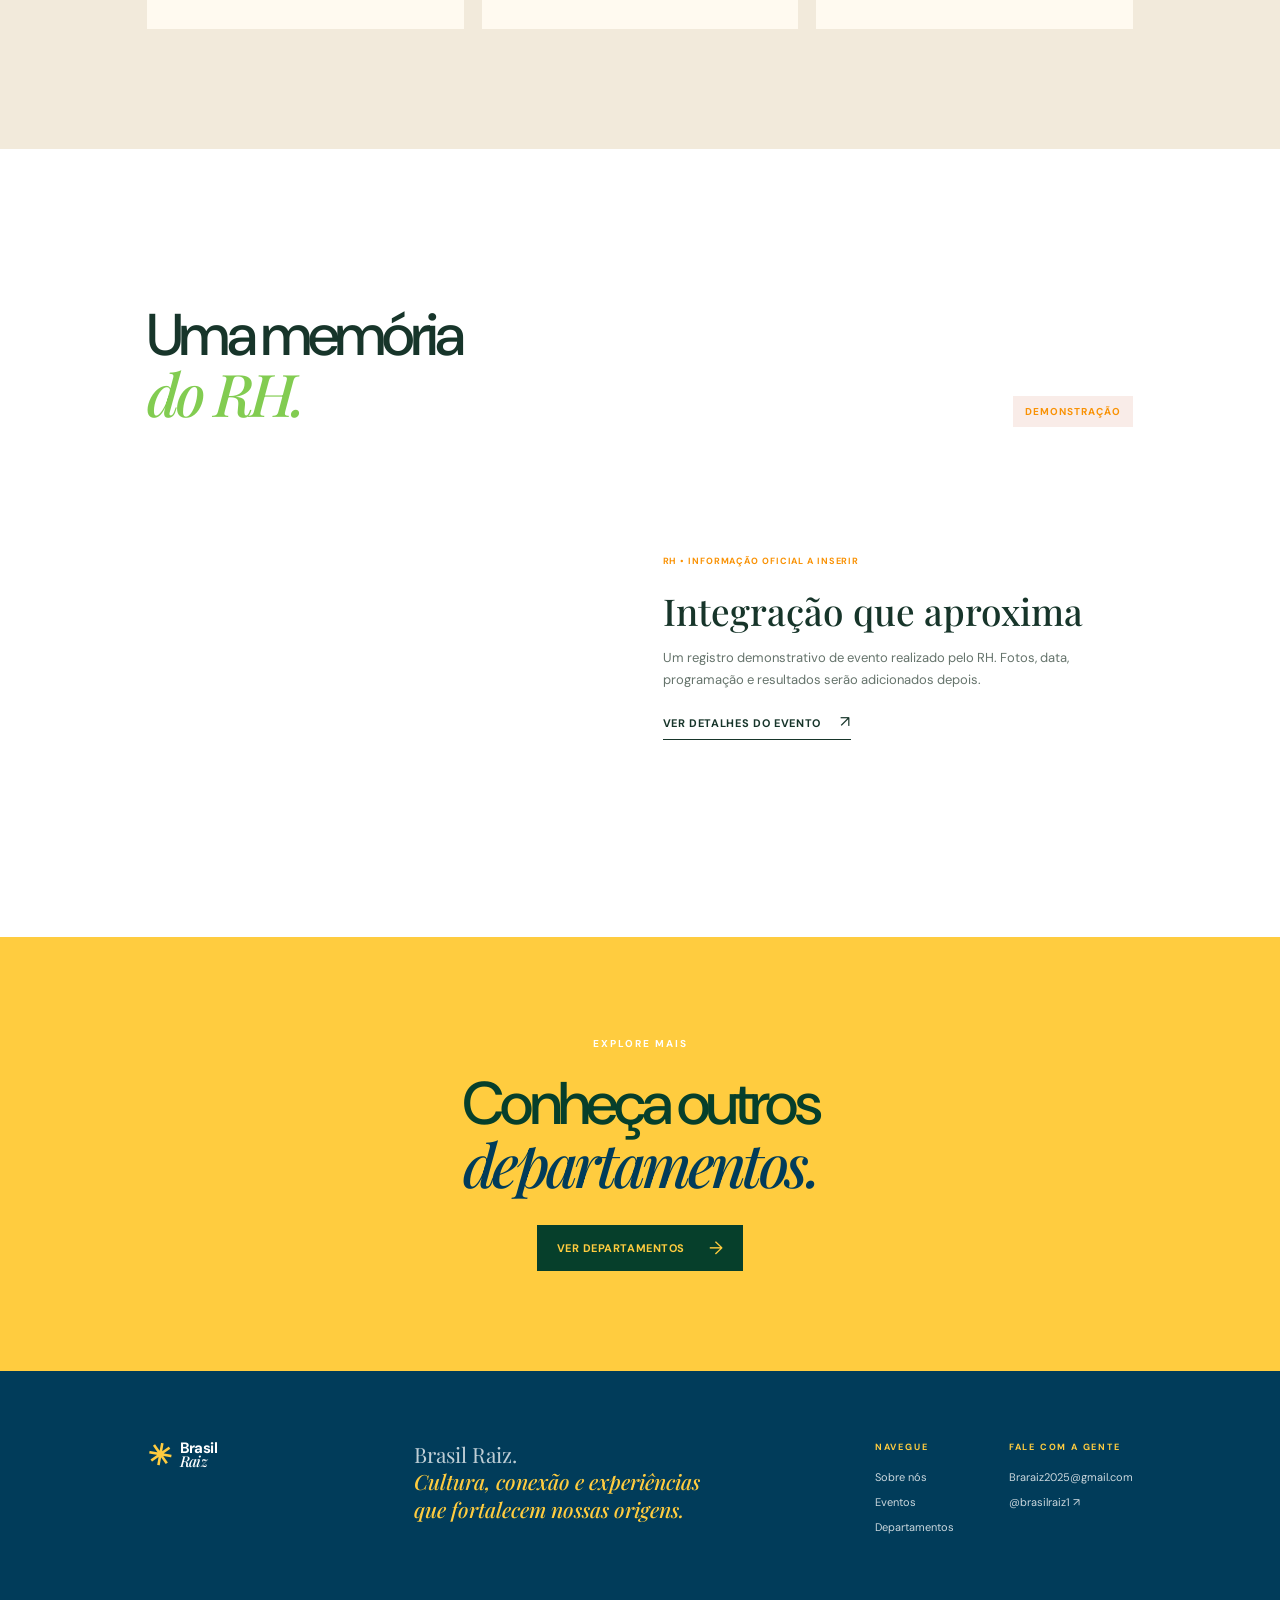
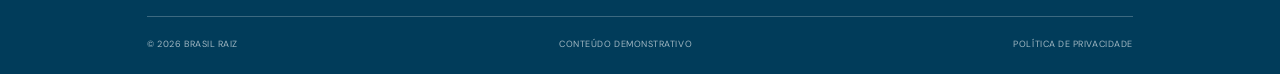
<file: rh.html>
<!doctype html>
<html lang="pt-BR">
  <head>
    <meta charset="UTF-8" />
    <meta name="viewport" content="width=device-width, initial-scale=1.0" />
    <meta name="description" content="Conheça o departamento de RH da Brasil Raiz e os eventos realizados pela área." />
    <meta name="theme-color" content="#00A859" />
    <title>RH | Departamentos Brasil Raiz</title>
    <link rel="preconnect" href="https://fonts.googleapis.com" /><link rel="preconnect" href="https://fonts.gstatic.com" crossorigin />
    <link href="https://fonts.googleapis.com/css2?family=DM+Sans:wght@400;500;600;700&family=Playfair+Display:ital,wght@0,500;0,600;1,500;1,600&display=swap" rel="stylesheet" />
    <link rel="stylesheet" href="../style.css" />
  </head>
  <body class="department-page department-rh-page">
    <a class="skip-link" href="#conteudo">Ir para o conteúdo principal</a>
    <header class="site-header"><a class="brand" href="../index.html#inicio" aria-label="Brasil Raiz, início"><span class="brand-mark" aria-hidden="true">✳</span><span>Brasil<br /><em>Raiz</em></span></a><button class="menu-toggle" type="button" aria-label="Abrir menu" aria-expanded="false" aria-controls="main-nav"><span></span><span></span></button><nav class="main-nav" id="main-nav" aria-label="Navegação principal"><a href="../index.html#inicio">Início</a><a href="../index.html#sobre">Sobre nós</a><a href="../eventos.html">Eventos</a><a href="index.html" aria-current="page">Departamentos</a><a href="../index.html#depoimentos">Depoimentos</a><a href="../index.html#contato">Contato</a></nav><a class="button button-small button-yellow header-cta" href="../index.html#inscricao">Quero participar <span>↗</span></a></header>
    <main id="conteudo">
      <section class="department-hero" aria-labelledby="department-title"><div class="reveal"><a class="back-link" href="index.html">← Todos os departamentos</a><p class="eyebrow light">Departamento 01</p><h1 id="department-title">RH<br /><em>Pessoas no centro.</em></h1><p>O departamento que cuida de conexões, desenvolvimento e experiências para as pessoas.</p></div></section>
      <section class="department-about section-pad"><div class="department-about-heading reveal"><p class="eyebrow">O nosso olhar</p><h2>Conexões que<br /><em>fazem bem.</em></h2></div><div class="department-about-copy reveal"><p class="large-copy">O RH cria espaços para acolher, escutar e fortalecer quem faz a Brasil Raiz acontecer.</p><p>Esta descrição é demonstrativa e será substituída pelo propósito oficial do departamento. Aqui também poderão entrar missão, visão, valores e principais frentes de trabalho.</p></div></section>
      <section class="department-pillars section-pad"><div class="section-intro reveal"><div><p class="eyebrow">Frentes de atuação</p><h2>Cuidar para<br /><em>desenvolver.</em></h2></div></div><div class="pillar-grid"><article class="pillar reveal"><span>01</span><h3>Integração</h3><p>Encontros para aproximar pessoas e construir pertencimento.</p></article><article class="pillar reveal"><span>02</span><h3>Desenvolvimento</h3><p>Ações de aprendizagem, troca e crescimento coletivo.</p></article><article class="pillar reveal"><span>03</span><h3>Cultura</h3><p>Iniciativas que tornam os valores presentes no dia a dia.</p></article></div></section>
      <section class="department-events section-pad"><div class="section-intro reveal"><div><p class="eyebrow">Evento realizado</p><h2>Uma memória<br /><em>do RH.</em></h2></div><span class="demo-label">Demonstração</span></div><article class="department-event-card reveal"><div class="department-event-image event-image-one" role="img" aria-label="Imagem demonstrativa de integração de equipe"></div><div><span class="archive-tag">RH • informação oficial a inserir</span><h3>Integração que aproxima</h3><p>Um registro demonstrativo de evento realizado pelo RH. Fotos, data, programação e resultados serão adicionados depois.</p><a class="text-link" href="../evento.html?evento=rh-integracao">Ver detalhes do evento <span>↗</span></a></div></article></section>
      <section class="archive-cta"><p class="eyebrow">Explore mais</p><h2>Conheça outros<br /><em>departamentos.</em></h2><a class="button button-dark" href="index.html">Ver departamentos <span>→</span></a></section>
    </main>
    <footer class="site-footer"><div class="footer-top"><a class="brand footer-brand" href="../index.html#inicio" aria-label="Brasil Raiz, início"><span class="brand-mark" aria-hidden="true">✳</span><span>Brasil<br /><em>Raiz</em></span></a><p>Brasil Raiz.<br /><em>Cultura, conexão e experiências que fortalecem nossas origens.</em></p><div class="footer-links"><div><p class="eyebrow">Navegue</p><a href="../index.html#sobre">Sobre nós</a><a href="../eventos.html">Eventos</a><a href="index.html">Departamentos</a></div><div><p class="eyebrow">Fale com a gente</p><a href="mailto:Braraiz2025@gmail.com">Braraiz2025@gmail.com</a><a href="https://www.instagram.com/brasilraiz1?igsi=ZGpudjduamprNzRq&utm_source=qr" target="_blank" rel="noopener noreferrer">@brasilraiz1 ↗</a></div></div></div><div class="footer-bottom"><span>© 2026 Brasil Raiz</span><span>Conteúdo demonstrativo</span><a href="../index.html#contato">Política de privacidade</a></div></footer>
    <div class="toast" role="status" aria-live="polite"></div><script src="../script.js"></script>
  </body>
</html>
</file>
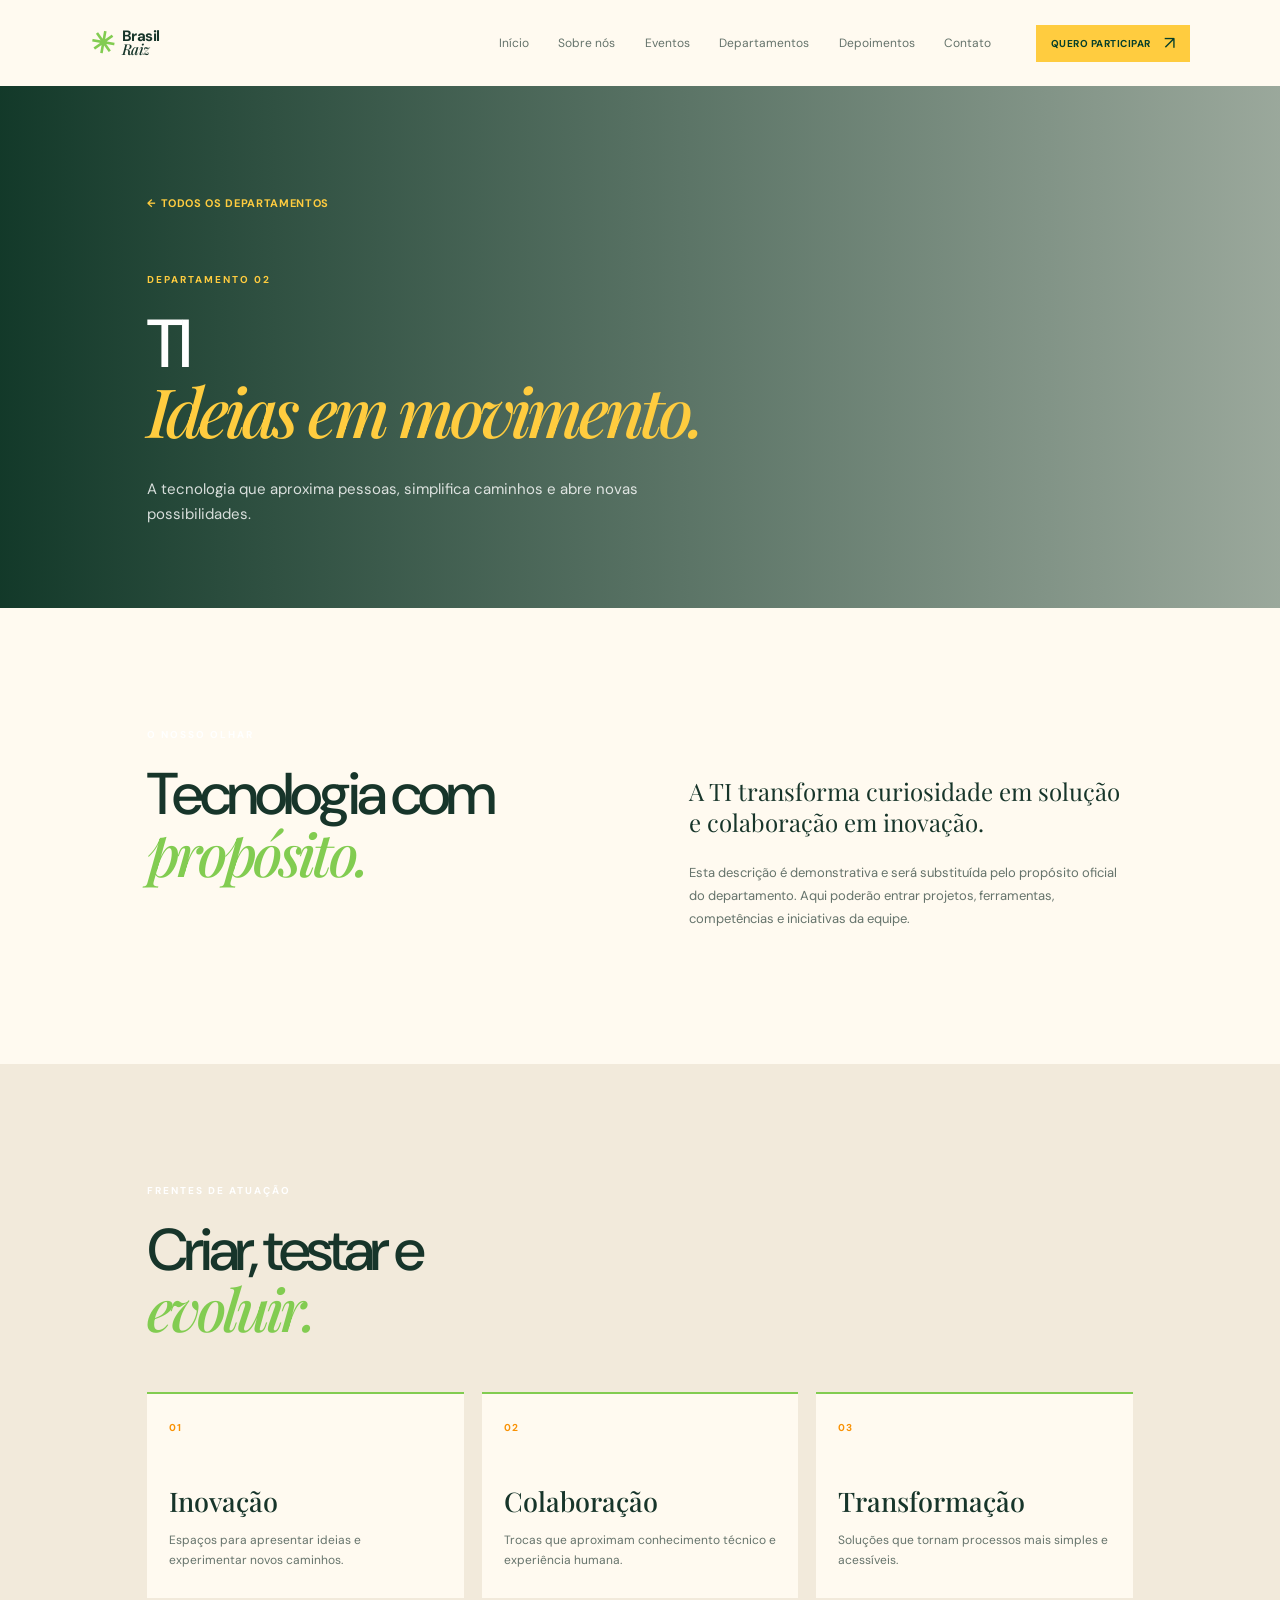
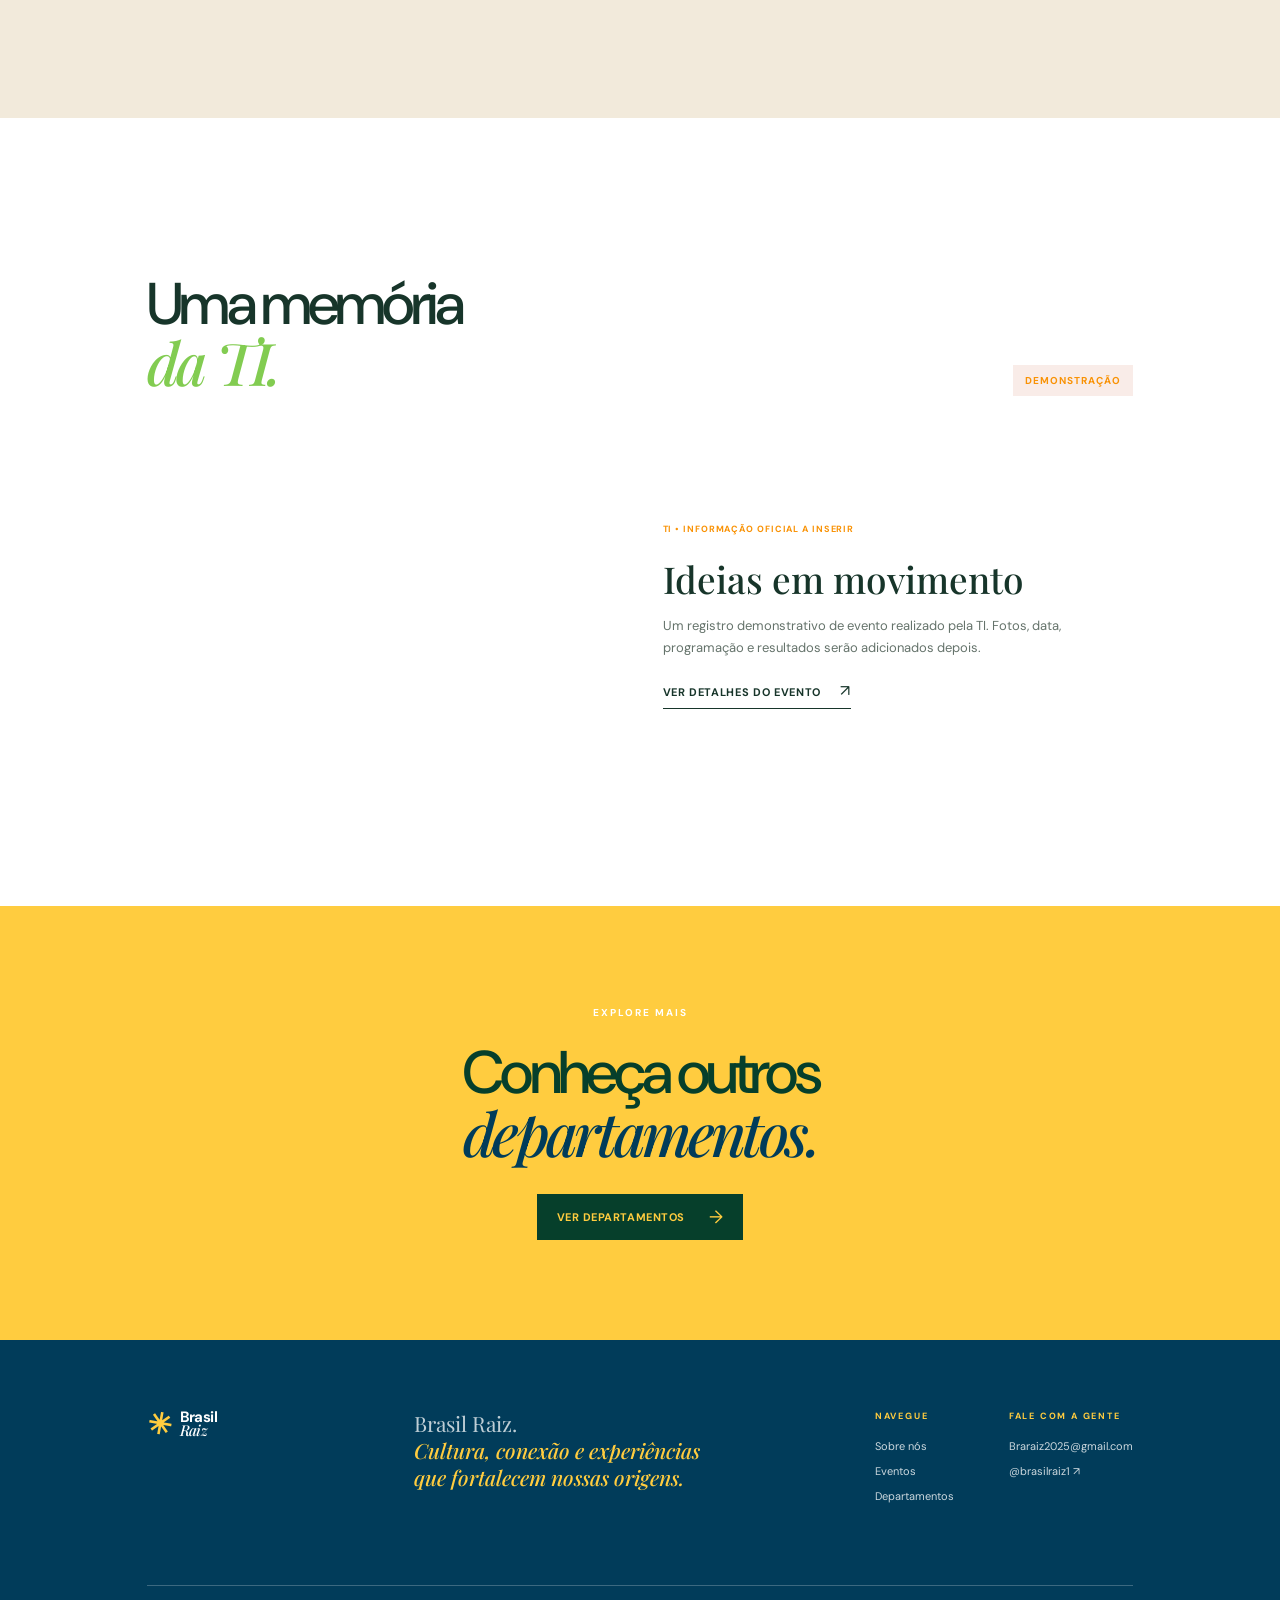
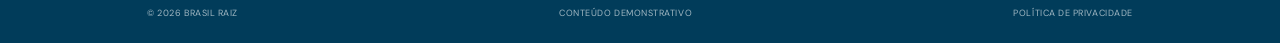
<file: ti.html>
<!doctype html>
<html lang="pt-BR">
  <head>
    <meta charset="UTF-8" /><meta name="viewport" content="width=device-width, initial-scale=1.0" />
    <meta name="description" content="Conheça o departamento de TI da Brasil Raiz e os eventos realizados pela área." /><meta name="theme-color" content="#00A859" />
    <title>TI | Departamentos Brasil Raiz</title>
    <link rel="preconnect" href="https://fonts.googleapis.com" /><link rel="preconnect" href="https://fonts.gstatic.com" crossorigin /><link href="https://fonts.googleapis.com/css2?family=DM+Sans:wght@400;500;600;700&family=Playfair+Display:ital,wght@0,500;0,600;1,500;1,600&display=swap" rel="stylesheet" /><link rel="stylesheet" href="../style.css" />
  </head>
  <body class="department-page department-ti-page">
    <a class="skip-link" href="#conteudo">Ir para o conteúdo principal</a>
    <header class="site-header"><a class="brand" href="../index.html#inicio" aria-label="Brasil Raiz, início"><span class="brand-mark" aria-hidden="true">✳</span><span>Brasil<br /><em>Raiz</em></span></a><button class="menu-toggle" type="button" aria-label="Abrir menu" aria-expanded="false" aria-controls="main-nav"><span></span><span></span></button><nav class="main-nav" id="main-nav" aria-label="Navegação principal"><a href="../index.html#inicio">Início</a><a href="../index.html#sobre">Sobre nós</a><a href="../eventos.html">Eventos</a><a href="index.html" aria-current="page">Departamentos</a><a href="../index.html#depoimentos">Depoimentos</a><a href="../index.html#contato">Contato</a></nav><a class="button button-small button-yellow header-cta" href="../index.html#inscricao">Quero participar <span>↗</span></a></header>
    <main id="conteudo">
      <section class="department-hero" aria-labelledby="department-title"><div class="reveal"><a class="back-link" href="index.html">← Todos os departamentos</a><p class="eyebrow light">Departamento 02</p><h1 id="department-title">TI<br /><em>Ideias em movimento.</em></h1><p>A tecnologia que aproxima pessoas, simplifica caminhos e abre novas possibilidades.</p></div></section>
      <section class="department-about section-pad"><div class="department-about-heading reveal"><p class="eyebrow">O nosso olhar</p><h2>Tecnologia com<br /><em>propósito.</em></h2></div><div class="department-about-copy reveal"><p class="large-copy">A TI transforma curiosidade em solução e colaboração em inovação.</p><p>Esta descrição é demonstrativa e será substituída pelo propósito oficial do departamento. Aqui poderão entrar projetos, ferramentas, competências e iniciativas da equipe.</p></div></section>
      <section class="department-pillars section-pad"><div class="section-intro reveal"><div><p class="eyebrow">Frentes de atuação</p><h2>Criar, testar e<br /><em>evoluir.</em></h2></div></div><div class="pillar-grid"><article class="pillar reveal"><span>01</span><h3>Inovação</h3><p>Espaços para apresentar ideias e experimentar novos caminhos.</p></article><article class="pillar reveal"><span>02</span><h3>Colaboração</h3><p>Trocas que aproximam conhecimento técnico e experiência humana.</p></article><article class="pillar reveal"><span>03</span><h3>Transformação</h3><p>Soluções que tornam processos mais simples e acessíveis.</p></article></div></section>
      <section class="department-events section-pad"><div class="section-intro reveal"><div><p class="eyebrow">Evento realizado</p><h2>Uma memória<br /><em>da TI.</em></h2></div><span class="demo-label">Demonstração</span></div><article class="department-event-card reveal"><div class="department-event-image event-image-three" role="img" aria-label="Imagem demonstrativa de pessoas trabalhando com tecnologia"></div><div><span class="archive-tag">TI • informação oficial a inserir</span><h3>Ideias em movimento</h3><p>Um registro demonstrativo de evento realizado pela TI. Fotos, data, programação e resultados serão adicionados depois.</p><a class="text-link" href="../evento.html?evento=ti-inovacao">Ver detalhes do evento <span>↗</span></a></div></article></section>
      <section class="archive-cta"><p class="eyebrow">Explore mais</p><h2>Conheça outros<br /><em>departamentos.</em></h2><a class="button button-dark" href="index.html">Ver departamentos <span>→</span></a></section>
    </main>
    <footer class="site-footer"><div class="footer-top"><a class="brand footer-brand" href="../index.html#inicio" aria-label="Brasil Raiz, início"><span class="brand-mark" aria-hidden="true">✳</span><span>Brasil<br /><em>Raiz</em></span></a><p>Brasil Raiz.<br /><em>Cultura, conexão e experiências que fortalecem nossas origens.</em></p><div class="footer-links"><div><p class="eyebrow">Navegue</p><a href="../index.html#sobre">Sobre nós</a><a href="../eventos.html">Eventos</a><a href="index.html">Departamentos</a></div><div><p class="eyebrow">Fale com a gente</p><a href="mailto:Braraiz2025@gmail.com">Braraiz2025@gmail.com</a><a href="https://www.instagram.com/brasilraiz1?igsi=ZGpudjduamprNzRq&utm_source=qr" target="_blank" rel="noopener noreferrer">@brasilraiz1 ↗</a></div></div></div><div class="footer-bottom"><span>© 2026 Brasil Raiz</span><span>Conteúdo demonstrativo</span><a href="../index.html#contato">Política de privacidade</a></div></footer>
    <div class="toast" role="status" aria-live="polite"></div><script src="../script.js"></script>
  </body>
</html>
</file>
<file: style.css>
:root {

  

 /*CORES ANTIGAS*/ 
  --yellow: #FFCC3F;
  --white: #ffffff;
  --green: #82cc51;
  --green-dark: #063f2b;
  --blue: #013C5A;
  --terracotta: #f99205;
  --cream: #fffaf0;
  --sand: #f2eadb;
  --ink: #17352a;
  --muted: #65736b;

  --blue2: #013C5A;
  --light-blue: #BDD4CE;
  --light-orange2: #FCF3E4;
  --orange: #f99205;
  --light-green1: #bce861;
  --light-green2: #eeffe9;


  --light-green3: #eeffe9;
  --yellow2: #FFCC3F;
  --light-green3: #D1DFD2;
  --light-green4: #aff084;
  --light-blue2: #79B4B0;


  --line: rgba(23, 53, 42, 0.16);
  --serif: "Playfair Display", Georgia, serif;
  --sans: "DM Sans", Arial, sans-serif;
}

* {
  box-sizing: border-box;
}

html {
  scroll-behavior: smooth;
}

body {
  margin: 0;
  background: var(--cream);
  color: var(--ink);
  font-family: var(--sans);
}

body.modal-open {
  overflow: hidden;
}

a {
  color: inherit;
  text-decoration: none;
}

button,
input,
select,
textarea {
  font: inherit;
}

button {
  border: 0;
  cursor: pointer;
}

:focus-visible {
  outline: 3px solid var(--blue);
  outline-offset: 3px;
}

.skip-link {
  background: var(--blue);
  color: var(--white);
  left: 12px;
  padding: 10px 14px;
  position: fixed;
  top: -60px;
  z-index: 20;
}

.skip-link:focus {
  top: 12px;
}

.site-header {
  align-items: center;
  background: var(--cream);
  display: flex;
  height: 86px;
  justify-content: space-between;
  padding: 0 7%;
  position: relative;
  z-index: 5;
}

.brand {
  align-items: center;
  display: flex;
  font-size: 15px;
  font-weight: 700;
  letter-spacing: -.04em;
  line-height: .86;
}

.brand em,
h1 em,
h2 em,
blockquote em,
.final-cta em,
.site-footer p em {
  font-family: var(--serif);
  font-weight: 500;
}

.brand-mark {
  color: var(--green);
  font-size: 29px;
  line-height: 1;
  margin-right: 9px;
  transform: rotate(10deg);
}

.main-nav {
  display: flex;
  gap: clamp(18px, 2.3vw, 38px);
  margin-left: auto;
  margin-right: clamp(18px, 3.5vw, 55px);
}

.main-nav a {
  color: var(--muted);
  font-size: 12px;
  transition: color .2s;
}

.main-nav a:hover {
  color: var(--green);
}

.menu-toggle {
  background: none;
  display: none;
  padding: 10px 0 10px 10px;
}

.menu-toggle span {
  background: var(--ink);
  display: block;
  height: 2px;
  margin: 5px 0;
  width: 23px;
}

.button {
  align-items: center;
  display: inline-flex;
  font-size: 11px;
  font-weight: 700;
  gap: 24px;
  justify-content: center;
  letter-spacing: .05em;
  padding: 16px 20px;
  text-transform: uppercase;
  transition: background .25s, color .25s, gap .25s, transform .25s;
}

.button:hover {
  gap: 31px;
  transform: translateY(-2px);
}

.button span {
  font-size: 18px;
  font-weight: 400;
  line-height: 0;
}

.button-small {
  font-size: 10px;
  gap: 13px;
  padding: 12px 15px;
}

.button-small:hover {
  gap: 17px;
}

.button-yellow {
  background: var(--yellow);
  color: var(--green-dark);
}

.button-yellow:hover {
  background: var(--white);
}

.button-dark {
  background: var(--green-dark);
  color: var(--yellow);
}

.button-dark:hover {
  background: var(--blue);
}

.button-outline-light {
  border: 1px solid rgba(255, 255, 255, .6);
  color: var(--white);
}

.button-outline-light:hover {
  background: var(--white);
  color: var(--green-dark);
}

.hero {
  background: linear-gradient(90deg, rgba(4, 45, 29, .91) 0%, rgba(4, 45, 29, .61) 49%, rgba(4, 45, 29, .12)), url("https://images.unsplash.com/photo-1517457373958-b7bdd4587205?auto=format&fit=crop&w=2000&q=85") center / cover;
  color: var(--white);
  min-height: 650px;
  padding: 125px 11.5% 90px;
  position: relative;
}

.hero-copy {
  max-width: 670px;
}

.eyebrow {
  color: white;
  font-size: 10px;
  font-weight: 700;
  letter-spacing: .2em;
  margin: 0 0 25px;
  text-transform: uppercase;
}

.eyebrow.light {
  color: var(--yellow);
}

h1,
h2 {
  font-size: clamp(43px, 5.3vw, 78px);
  font-weight: 500;
  letter-spacing: -.065em;
  line-height: .98;
  margin: 0;
}

h1 em {
  color: var(--yellow);
}

h2 em {
  color: var(--green);
}

.hero-text {
  color: rgba(255, 255, 255, .84);
  font-size: 16px;
  line-height: 1.7;
  margin: 30px 0 36px;
  max-width: 545px;
}

.hero-actions {
  display: flex;
  flex-wrap: wrap;
  gap: 12px;
}

.hero-badge {
  align-items: center;
  border: 1px solid rgba(255, 253, 96, .7);
  border-radius: 50%;
  bottom: 105px;
  color: var(--yellow);
  display: flex;
  flex-direction: column;
  font-family: var(--serif);
  font-size: 12px;
  font-style: italic;
  height: 130px;
  justify-content: center;
  line-height: 1.1;
  position: absolute;
  right: 12%;
  transform: rotate(-8deg);
  width: 130px;
}

.hero-badge strong {
  font-size: 25px;
  font-style: normal;
  margin: 4px 0;
}

.hero-scroll {
  align-items: center;
  bottom: 34px;
  color: rgba(255, 255, 255, .7);
  display: flex;
  font-size: 9px;
  gap: 13px;
  letter-spacing: .15em;
  position: absolute;
  text-transform: uppercase;
}

.scroll-line {
  background: rgba(255, 255, 255, .65);
  display: inline-block;
  height: 1px;
  width: 56px;
}

.inner-hero,
.department-hero,
.event-detail-hero {
  background: linear-gradient(90deg, rgba(4, 45, 29, .92), rgba(4, 45, 29, .36)), center / cover;
  color: var(--white);
  min-height: 440px;
  padding: 105px 11.5% 80px;
}

.inner-hero h1,
.department-hero h1,
.event-detail-hero h1 {
  max-width: 800px;
}

.inner-hero h1 em,
.department-hero h1 em,
.event-detail-hero h1 em {
  color: var(--yellow);
}

.inner-hero>div>p:last-child,
.department-hero>div>p:last-child,
.event-detail-hero>div>p:last-child {
  color: rgba(255, 255, 255, .82);
  font-size: 15px;
  line-height: 1.7;
  margin: 28px 0 0;
  max-width: 520px;
}

.back-link {
  color: var(--yellow);
  display: inline-block;
  font-size: 11px;
  font-weight: 700;
  letter-spacing: .06em;
  margin-bottom: 63px;
  text-transform: uppercase;
}

.archive {
  background: var(--white);
}

.archive-filters {
  align-items: end;
  border-bottom: 1px solid var(--line);
  display: flex;
  gap: 14px;
  margin-bottom: 40px;
  padding-bottom: 18px;
}

.archive-filters label {
  color: var(--muted);
  font-size: 10px;
  font-weight: 700;
  letter-spacing: .08em;
  margin-right: -7px;
  text-transform: uppercase;
}

.archive-filters select {
  background: var(--cream);
  border: 1px solid var(--line);
  color: var(--ink);
  font-size: 12px;
  min-width: 170px;
  padding: 10px;
}

.archive-grid {
  display: grid;
  gap: 21px;
  grid-template-columns: repeat(3, 1fr);
}

.archive-card {
  background: var(--cream);
  transition: box-shadow .25s, transform .25s;
}

.archive-card:hover {
  box-shadow: 0 12px 30px rgba(6, 63, 43, .12);
  transform: translateY(-4px);
}

.archive-card[hidden] {
  display: none;
}

.archive-image {
  background-position: center;
  background-size: cover;
  height: 225px;
}

.archive-image-rh {
  background-image: url("https://images.unsplash.com/photo-1529156069898-49953e39b3ac?auto=format&fit=crop&w=900&q=80");
}

.archive-image-ti {
  background-image: url("https://images.unsplash.com/photo-1517245386807-bb43f82c33c4?auto=format&fit=crop&w=900&q=80");
}

.archive-image-comunicacao {
  background-image: url("https://images.unsplash.com/photo-1528605248644-14dd04022da1?auto=format&fit=crop&w=900&q=80");
}

.archive-image-eventos {
  background-image: url("https://images.unsplash.com/photo-1492684223066-81342ee5ff30?auto=format&fit=crop&w=900&q=80");
}

.archive-image-marketing {
  background-image: url("https://images.unsplash.com/photo-1556761175-b413da4baf72?auto=format&fit=crop&w=900&q=80");
}

.archive-card-body {
  padding: 22px;
}

.archive-tag {
  color: var(--terracotta);
  display: block;
  font-size: 9px;
  font-weight: 700;
  letter-spacing: .1em;
  text-transform: uppercase;
}

.archive-card h3 {
  font-family: var(--serif);
  font-size: 25px;
  font-weight: 500;
  margin: 18px 0 8px;
}

.archive-card p {
  color: var(--muted);
  font-size: 12px;
  line-height: 1.6;
  margin: 0 0 24px;
}

.archive-card strong {
  color: var(--green);
  font-size: 10px;
  letter-spacing: .06em;
  text-transform: uppercase;
}

.archive-card strong span {
  font-size: 16px;
  font-weight: 400;
  margin-left: 7px;
}

.archive-empty {
  color: var(--muted);
  font-size: 14px;
  padding: 35px 0;
}

.archive-cta {
  background: var(--yellow);
  color: var(--green-dark);
  padding: 100px 8%;
  text-align: center;
}

.archive-cta h2 {
  font-size: clamp(40px, 4.7vw, 66px);
}

.archive-cta h2 em {
  color: var(--blue);
}

.archive-cta .button {
  margin-top: 27px;
}

.section-pad {
  padding: 120px 11.5%;
}

.intro {
  display: grid;
  gap: 10%;
  grid-template-columns: 1fr 1fr;
}

.intro h2,
.gallery h2,
.testimonials h2 {
  font-size: clamp(42px, 4.6vw, 68px);
  max-width: 550px;
}

.intro-content {
  max-width: 470px;
  padding-top: 49px;
}

.large-copy {
  font-family: var(--serif);
  font-size: 24px;
  line-height: 1.3;
  margin: 0 0 24px;
}

.intro-content>p:not(.large-copy),
.section-note {
  color: var(--muted);
  font-size: 13px;
  line-height: 1.75;
}

.text-link {
  border-bottom: 1px solid currentColor;
  display: inline-flex;
  font-size: 11px;
  font-weight: 700;
  gap: 19px;
  letter-spacing: .06em;
  margin-top: 18px;
  padding-bottom: 9px;
  text-transform: uppercase;
  transition: color .2s, gap .2s;
}

.text-link:hover {
  color: var(--terracotta);
  gap: 26px;
}

.text-link span {
  font-size: 16px;
  font-weight: 400;
  line-height: .7;
}

.values,
.gallery,
.testimonials {
  background: var(--sand);
}

.section-intro {
  align-items: flex-end;
  display: flex;
  justify-content: space-between;
  margin-bottom: 50px;
}

.section-intro h2 {
  font-size: clamp(42px, 4.6vw, 64px);
}

.section-note {
  margin: 0;
  max-width: 240px;
}

.value-grid {
  display: grid;
  gap: 18px;
  grid-template-columns: repeat(4, 1fr);
}

.value-card {
  background: var(--cream);
  min-height: 245px;
  padding: 24px;
  position: relative;
}

.value-card-highlight {
  background: var(--green);
  color: var(--white);
}

.value-number {
  font-size: 11px;
  font-weight: 700;
  letter-spacing: .1em;
}

.value-icon {
  color: var(--terracotta);
  float: right;
  font-family: var(--serif);
  font-size: 31px;
  line-height: .7;
}

.value-card-highlight .value-icon {
  color: var(--yellow);
}

.value-card h3 {
  font-family: var(--serif);
  font-size: 24px;
  font-weight: 500;
  margin: 72px 0 12px;
}

.value-card p {
  color: var(--muted);
  font-size: 12px;
  line-height: 1.65;
  margin: 0;
}

.value-card-highlight p {
  color: rgba(255, 255, 255, .84);
}

.departments-preview {
  background: var(--white);
}

.department-grid,
.directory-grid {
  display: grid;
  gap: 16px;
  grid-template-columns: repeat(5, 1fr);
}

.department-card,
.directory-card {
  background: var(--green-dark);
  color: var(--white);
  min-height: 235px;
  overflow: hidden;
  padding: 22px;
  position: relative;
  transition: transform .25s, box-shadow .25s;
}

.department-card:hover,
.directory-card:hover {
  box-shadow: 0 14px 30px rgba(6, 63, 43, .17);
  transform: translateY(-5px);
}

.department-card:nth-child(2),
.directory-card:nth-child(2) {
  background: var(--blue);
}

.department-card:nth-child(3),
.directory-card:nth-child(3) {
  background: var(--terracotta);
}

.department-card:nth-child(4),
.directory-card:nth-child(4) {
  background: var(--green);
}

.department-card:nth-child(5),
.directory-card:nth-child(5) {
  background: #6d4a2d;
}

.department-card>span,
.directory-card>span {
  color: var(--yellow);
  font-size: 10px;
  font-weight: 700;
  letter-spacing: .1em;
}

.department-card h3,
.directory-card h3 {
  font-family: var(--serif);
  font-size: clamp(22px, 2.3vw, 32px);
  font-weight: 500;
  line-height: 1.05;
  margin: 58px 0 8px;
  overflow-wrap: anywhere;
}

.department-card:nth-child(3) h3,
.directory-card:nth-child(3) h3 {
  font-size: clamp(20px, 2vw, 27px);
  letter-spacing: -.06em;
  white-space: nowrap;
}

.department-card p,
.directory-card p {
  color: rgba(255, 255, 255, .8);
  font-size: 11px;
  line-height: 1.55;
  margin: 0;
}

.department-card strong,
.directory-card strong {
  bottom: 21px;
  font-size: 9px;
  left: 22px;
  letter-spacing: .08em;
  line-height: 1.35;
  overflow-wrap: anywhere;
  position: absolute;
  right: 22px;
  text-transform: uppercase;
}

.department-hero,
.event-detail-hero {
  background-image: linear-gradient(90deg, rgba(4, 45, 29, .94), rgba(4, 45, 29, .4)), url("https://images.unsplash.com/photo-1529156069898-49953e39b3ac?auto=format&fit=crop&w=1800&q=80");
}

.department-about {
  display: grid;
  gap: 10%;
  grid-template-columns: 1fr 1fr;
}

.department-about h2,
.department-pillars h2,
.department-events h2 {
  font-size: clamp(42px, 4.6vw, 68px);
}

.department-about-copy {
  max-width: 470px;
  padding-top: 48px;
}

.department-about-copy>p:not(.large-copy) {
  color: var(--muted);
  font-size: 13px;
  line-height: 1.75;
}

.department-pillars {
  background: var(--sand);
}

.pillar-grid {
  display: grid;
  gap: 18px;
  grid-template-columns: repeat(3, 1fr);
}

.pillar {
  background: var(--cream);
  border-top: 2px solid var(--green);
  padding: 21px 22px 27px;
}

.pillar>span {
  color: var(--terracotta);
  font-size: 10px;
  font-weight: 700;
  letter-spacing: .1em;
}

.pillar h3 {
  font-family: var(--serif);
  font-size: 27px;
  font-weight: 500;
  margin: 47px 0 12px;
}

.pillar p {
  color: var(--muted);
  font-size: 12px;
  line-height: 1.65;
  margin: 0;
}

.department-events {
  background: var(--white);
}

.department-event-card {
  display: grid;
  gap: 45px;
  grid-template-columns: 1fr 1fr;
}

.department-event-image {
  background-position: center;
  background-size: cover;
  min-height: 340px;
}

.department-event-card>div:last-child {
  align-self: center;
  max-width: 430px;
}

.department-event-card h3 {
  font-family: var(--serif);
  font-size: 37px;
  font-weight: 500;
  margin: 19px 0 12px;
}

.department-event-card p {
  color: var(--muted);
  font-size: 13px;
  line-height: 1.7;
  margin: 0;
}

.department-event-card .text-link {
  margin-top: 25px;
}

.events {
  background: var(--white);
}

.demo-label {
  background: rgba(200, 101, 67, .12);
  color: var(--terracotta);
  font-size: 10px;
  font-weight: 700;
  letter-spacing: .1em;
  padding: 9px 12px;
  text-transform: uppercase;
}

.event-grid {
  display: grid;
  gap: 22px;
  grid-template-columns: repeat(3, 1fr);
}

.event-card {
  background: var(--cream);
  padding-bottom: 23px;
}

.event-image {
  background-position: center;
  background-size: cover;
  height: 255px;
  overflow: hidden;
  padding: 15px;
  position: relative;
}

.event-image-one {
  background-image: url("https://images.unsplash.com/photo-1529156069898-49953e39b3ac?auto=format&fit=crop&w=900&q=80");
}

.event-image-two {
  background-image: url("https://images.unsplash.com/photo-1556910103-1c02745aae4d?auto=format&fit=crop&w=900&q=80");
}

.event-image-three {
  background-image: url("https://images.unsplash.com/photo-1441974231531-c6227db76b6e?auto=format&fit=crop&w=900&q=80");
}

.event-image::after,
.gallery-item::after {
  background: rgba(3, 47, 31, .12);
  content: "";
  inset: 0;
  position: absolute;
  transition: background .3s;
}

.event-card:hover .event-image::after,
.gallery-item:hover::after {
  background: rgba(0, 168, 89, .17);
}

.event-category {
  background: var(--yellow);
  color: var(--green-dark);
  font-size: 9px;
  font-weight: 700;
  letter-spacing: .1em;
  padding: 8px 10px;
  position: relative;
  text-transform: uppercase;
  z-index: 1;
}

.event-body {
  display: grid;
  gap: 15px;
  grid-template-columns: 61px 1fr;
  padding: 24px 22px 0;
}

.event-date {
  align-items: center;
  border-right: 1px solid var(--line);
  display: flex;
  flex-direction: column;
  height: fit-content;
  padding-right: 14px;
}

.event-date strong {
  color: var(--green);
  font-family: var(--serif);
  font-size: 39px;
  font-weight: 500;
  line-height: .9;
}

.event-date span {
  font-size: 9px;
  font-weight: 700;
  letter-spacing: .08em;
  line-height: 1.3;
  margin-top: 8px;
  text-align: center;
}

.event-body h3 {
  font-family: var(--serif);
  font-size: 25px;
  font-weight: 500;
  margin: -3px 0 7px;
}

.event-body p {
  color: var(--muted);
  font-size: 12px;
  line-height: 1.55;
  margin: 0;
}

.event-body .event-meta {
  color: var(--terracotta);
  font-size: 10px;
  font-weight: 700;
  margin-bottom: 12px;
}

.countdown-panel {
  align-items: center;
  background: var(--green-dark);
  color: var(--white);
  display: flex;
  justify-content: space-between;
  margin: -16px 0 34px;
  padding: 18px 24px;
}

.countdown-label {
  color: var(--yellow);
  display: block;
  font-size: 9px;
  font-weight: 700;
  letter-spacing: .12em;
  margin-bottom: 5px;
  text-transform: uppercase;
}

.countdown-panel>div:first-child strong {
  font-family: var(--serif);
  font-size: 22px;
  font-weight: 500;
}

.countdown-values {
  display: flex;
  gap: 22px;
}

.countdown-values div {
  align-items: center;
  display: flex;
  flex-direction: column;
  min-width: 39px;
}

.countdown-values strong {
  color: var(--yellow);
  font-size: 22px;
  line-height: 1;
}

.countdown-values span {
  color: rgba(255, 255, 255, .7);
  font-size: 9px;
  margin-top: 5px;
  text-transform: uppercase;
}

.event-actions {
  align-items: center;
  display: flex;
  gap: 18px;
  margin-left: 22px;
}

.event-link,
.event-details {
  margin-left: 0;
}

.event-details {
  background: none;
  color: var(--green);
  padding-left: 0;
  padding-right: 0;
}

.event-details:hover {
  color: var(--terracotta);
}

.quote-band {
  background: var(--blue);
  color: var(--white);
  min-height: 405px;
  padding: 95px 11.5%;
  position: relative;
}

.quote-band blockquote {
  font-family: var(--serif);
  font-size: clamp(40px, 5.5vw, 76px);
  letter-spacing: -.06em;
  line-height: 1.04;
  margin: 0;
}

.quote-band blockquote em {
  color: var(--yellow);
}

.quote-signature {
  bottom: 59px;
  color: rgba(255, 255, 255, .75);
  font-family: var(--serif);
  font-size: 14px;
  font-style: italic;
  position: absolute;
  right: 13%;
}

.how-it-works {
  background: var(--white);
}

.steps-grid {
  display: grid;
  gap: 18px;
  grid-template-columns: repeat(3, 1fr);
}

.step {
  border-top: 2px solid var(--green);
  padding: 21px 20px 0 0;
}

.step>span {
  color: var(--terracotta);
  font-size: 10px;
  font-weight: 700;
  letter-spacing: .1em;
}

.step h3 {
  font-family: var(--serif);
  font-size: 27px;
  font-weight: 500;
  margin: 47px 0 12px;
}

.step p {
  color: var(--muted);
  font-size: 13px;
  line-height: 1.7;
  margin: 0;
  max-width: 280px;
}

.gallery-grid {
  display: grid;
  gap: 17px;
  grid-template-columns: 1.25fr .85fr .85fr;
  grid-template-rows: 225px 225px;
}

.gallery-item {
  background-position: center;
  background-size: cover;
  color: var(--white);
  display: flex;
  flex-direction: column;
  justify-content: flex-end;
  min-width: 0;
  overflow: hidden;
  padding: 22px;
  position: relative;
  text-align: left;
}

.gallery-item::before {
  background: linear-gradient(0deg, rgba(2, 32, 21, .76), transparent 62%);
  content: "";
  inset: 0;
  position: absolute;
  z-index: 1;
}

.gallery-item span {
  font-family: var(--serif);
  font-size: 23px;
  position: relative;
  z-index: 2;
}

.gallery-item small {
  display: block;
  font-family: var(--sans);
  font-size: 9px;
  font-weight: 700;
  letter-spacing: .1em;
  margin-top: 9px;
  text-transform: uppercase;
}

.gallery-one {
  background-image: url("https://images.unsplash.com/photo-1501386761578-eac5c94b800a?auto=format&fit=crop&w=1200&q=80");
  grid-row: span 2;
}

.gallery-two {
  background-image: url("https://images.unsplash.com/photo-1519671482749-fd09be7ccebf?auto=format&fit=crop&w=900&q=80");
}

.gallery-three {
  background-image: url("https://images.unsplash.com/photo-1506157786151-b8491531f063?auto=format&fit=crop&w=900&q=80");
}

.gallery-four {
  background-image: url("https://images.unsplash.com/photo-1470770841072-f978cf4d019e?auto=format&fit=crop&w=900&q=80");
  grid-column: 2 / span 2;
}

.testimonials {
  background: var(--cream);
}

.testimonial-grid {
  display: grid;
  gap: 18px;
  grid-template-columns: repeat(3, 1fr);
}

.testimonial {
  background: var(--white);
  padding: 30px;
}

.testimonial-green {
  background: var(--green);
  color: var(--white);
}

.stars {
  color: var(--terracotta);
  font-size: 14px;
  letter-spacing: .15em;
}

.testimonial-green .stars {
  color: var(--yellow);
}

.testimonial blockquote {
  font-family: var(--serif);
  font-size: 20px;
  line-height: 1.35;
  margin: 28px 0 37px;
}

.person {
  font-size: 11px;
  font-weight: 700;
  margin: 0;
}

.person span {
  color: var(--muted);
  display: block;
  font-size: 10px;
  font-weight: 400;
  margin-top: 5px;
}

.testimonial-green .person span {
  color: rgba(255, 255, 255, .75);
}

.faq {
  background: var(--white);
}

.faq-list {
  border-top: 1px solid var(--line);
  max-width: 820px;
}

.faq-item {
  border-bottom: 1px solid var(--line);
}

.faq-item summary {
  cursor: pointer;
  font-family: var(--serif);
  font-size: 22px;
  list-style: none;
  padding: 22px 42px 22px 0;
  position: relative;
}

.faq-item summary::-webkit-details-marker {
  display: none;
}

.faq-item summary::after {
  color: var(--green);
  content: "+";
  font-family: var(--sans);
  font-size: 24px;
  position: absolute;
  right: 5px;
  top: 18px;
}

.faq-item[open] summary::after {
  content: "−";
}

.faq-item p {
  color: var(--muted);
  font-size: 13px;
  line-height: 1.7;
  margin: -5px 50px 22px 0;
  max-width: 650px;
}

.signup {
  background: var(--green-dark);
  color: var(--white);
  display: grid;
  gap: 12%;
  grid-template-columns: .9fr 1.1fr;
}

.signup-copy h2 {
  font-size: clamp(40px, 4.4vw, 64px);
}

.signup-copy h2 em {
  color: var(--yellow);
}

.signup-copy>p:last-child {
  color: rgba(255, 255, 255, .78);
  font-size: 14px;
  line-height: 1.7;
  margin-top: 27px;
  max-width: 340px;
}

.signup-form {
  align-self: center;
}

.form-row {
  display: grid;
  gap: 20px;
  grid-template-columns: 1fr 1fr;
}

.field {
  margin-bottom: 21px;
}

.field label {
  display: block;
  font-size: 11px;
  font-weight: 700;
  letter-spacing: .06em;
  margin-bottom: 8px;
  text-transform: uppercase;
}

.field label span,
.checkbox-field>span>span {
  color: var(--yellow);
}

.field input,
.field select,
.field textarea {
  background: transparent;
  border: 0;
  border-bottom: 1px solid rgba(255, 255, 255, .45);
  border-radius: 0;
  color: var(--white);
  outline: 0;
  padding: 10px 0;
  width: 100%;
}

.field input:focus,
.field select:focus,
.field textarea:focus {
  border-color: var(--yellow);
}

.field select option {
  color: var(--ink);
}

.field textarea {
  line-height: 1.5;
  min-height: 92px;
  padding: 16px 0 12px;
  resize: vertical;
}

.field input::placeholder,
.field textarea::placeholder {
  color: rgba(255, 255, 255, .45);
}

.field-error {
  color: var(--yellow);
  display: block;
  font-size: 10px;
  min-height: 14px;
  padding-top: 5px;
}

.field.invalid input,
.field.invalid select {
  border-color: var(--yellow);
}

.checkbox-field {
  align-items: flex-start;
  display: flex;
  font-size: 11px;
  gap: 10px;
  line-height: 1.55;
  margin: 2px 0 2px;
}

.checkbox-field input {
  accent-color: var(--yellow);
  flex: 0 0 auto;
  height: 16px;
  margin-top: 1px;
  width: 16px;
}

.signup-form>.button {
  margin-top: 14px;
}

.privacy-note {
  color: rgba(255, 255, 255, .58);
  font-size: 10px;
  line-height: 1.55;
  margin: 20px 0 0;
  max-width: 500px;
}

.form-feedback {
  color: var(--yellow);
  font-size: 13px;
  font-weight: 700;
  min-height: 19px;
}

.final-cta {
  background: var(--yellow);
  color: var(--green-dark);
  padding: 100px 8%;
  text-align: center;
}

.final-cta .eyebrow {
  color: var(--terracotta);
}

.final-cta h2 {
  font-size: clamp(37px, 4.5vw, 64px);
}

.final-cta h2 em {
  color: var(--blue);
}

.final-cta .button {
  margin-top: 31px;
}

.contact-section {
  align-items: start;
  background: var(--sand);
  display: grid;
  gap: 11%;
  grid-template-columns: .85fr 1.15fr;
}

.contact-copy h2 {
  font-size: clamp(40px, 4.3vw, 62px);
}

.contact-copy>p:last-child {
  color: var(--muted);
  font-size: 13px;
  line-height: 1.7;
  margin-top: 25px;
  max-width: 320px;
}

.contact-info {
  display: grid;
  gap: 14px;
  grid-template-columns: 1fr 1fr;
}

.contact-card,
.map-placeholder {
  background: var(--cream);
  min-height: 150px;
  padding: 22px;
}

.contact-card {
  display: flex;
  gap: 16px;
}

.contact-icon,
.map-pin {
  color: var(--green);
  font-family: var(--serif);
  font-size: 29px;
}

.contact-card strong,
.map-placeholder strong {
  display: block;
  font-family: var(--serif);
  font-size: 21px;
  font-weight: 500;
  margin-bottom: 8px;
}

.contact-card p,
.map-placeholder p {
  color: var(--muted);
  font-size: 11px;
  margin: 0;
}

.contact-card .text-link {
  font-size: 9px;
  margin-top: 19px;
}

.map-placeholder {
  align-items: center;
  background: repeating-linear-gradient(-45deg, var(--cream), var(--cream) 12px, #eee3d1 12px, #eee3d1 13px);
  display: flex;
  flex-direction: column;
  grid-column: 1 / span 2;
  justify-content: center;
  text-align: center;
}

.map-placeholder .map-pin {
  font-size: 38px;
  line-height: 1;
}

.map-placeholder strong {
  margin: 9px 0 5px;
}

.map-link {
  color: var(--green);
  font-size: 9px;
  margin-top: 14px;
}

.event-detail-hero {
  min-height: 500px;
}

.event-detail-content {
  display: grid;
  gap: 11%;
  grid-template-columns: 1.2fr .8fr;
}

.event-detail-main h2 {
  font-size: clamp(40px, 4.5vw, 64px);
  margin: 25px 0;
}

.event-detail-main>p {
  color: var(--muted);
  font-size: 14px;
  line-height: 1.8;
  max-width: 630px;
}

.event-detail-aside {
  background: var(--sand);
  align-self: start;
  padding: 30px;
}

.event-detail-aside p:not(.eyebrow) {
  color: var(--muted);
  font-size: 13px;
  line-height: 1.7;
  margin: 0;
}

.event-detail-aside .button {
  margin-top: 24px;
}

.detail-facts {
  border-top: 1px solid var(--line);
  display: grid;
  gap: 20px;
  grid-template-columns: repeat(3, 1fr);
  margin-top: 42px;
  padding-top: 21px;
}

.detail-facts span {
  color: var(--terracotta);
  display: block;
  font-size: 9px;
  font-weight: 700;
  letter-spacing: .1em;
  margin-bottom: 8px;
  text-transform: uppercase;
}

.detail-facts strong {
  font-size: 12px;
  line-height: 1.45;
}

.detail-gallery {
  background: var(--sand);
}

.detail-gallery-grid {
  display: grid;
  gap: 17px;
  grid-template-columns: 1.3fr .85fr .85fr;
}

.detail-gallery-item {
  background-position: center;
  background-size: cover;
  min-height: 310px;
}

.detail-gallery-a {
  background-image: url("https://images.unsplash.com/photo-1501386761578-eac5c94b800a?auto=format&fit=crop&w=1100&q=80");
}

.detail-gallery-b {
  background-image: url("https://images.unsplash.com/photo-1519671482749-fd09be7ccebf?auto=format&fit=crop&w=900&q=80");
}

.detail-gallery-c {
  background-image: url("https://images.unsplash.com/photo-1506157786151-b8491531f063?auto=format&fit=crop&w=900&q=80");
}

.site-footer {
  background: var(--blue);
  color: var(--white);
  padding: 70px 11.5% 24px;
}

.footer-top {
  display: grid;
  gap: 40px;
  grid-template-columns: 1fr 1.35fr 1.65fr;
  min-height: 175px;
}

.footer-brand {
  align-self: start;
}

.footer-brand .brand-mark {
  color: var(--yellow);
}

.footer-top>p {
  color: rgba(255, 255, 255, .75);
  font-family: var(--serif);
  font-size: 21px;
  line-height: 1.3;
  margin: 0;
}

.footer-top>p em {
  color: var(--yellow);
}

.footer-links {
  display: flex;
  gap: 55px;
  justify-content: flex-end;
}

.footer-links>div {
  display: flex;
  flex-direction: column;
}

.footer-links .eyebrow {
  color: var(--yellow);
  font-size: 9px;
  margin-bottom: 17px;
}

.footer-links a {
  color: rgba(255, 255, 255, .8);
  font-size: 11px;
  margin-bottom: 11px;
}

.footer-links a:hover,
.footer-bottom a:hover {
  color: var(--yellow);
}

.footer-bottom {
  border-top: 1px solid rgba(255, 255, 255, .23);
  color: rgba(255, 255, 255, .63);
  display: flex;
  font-size: 9px;
  justify-content: space-between;
  letter-spacing: .06em;
  padding-top: 21px;
  text-transform: uppercase;
}

.toast {
  background: var(--yellow);
  box-shadow: 0 8px 30px rgba(0, 0, 0, .2);
  color: var(--green-dark);
  font-size: 12px;
  left: 50%;
  opacity: 0;
  padding: 14px 19px;
  pointer-events: none;
  position: fixed;
  top: 20px;
  transform: translate(-50%, -20px);
  transition: all .3s;
  z-index: 10;
}

.toast.show {
  opacity: 1;
  transform: translate(-50%, 0);
}

.modal {
  align-items: center;
  background: rgba(6, 63, 43, .78);
  display: flex;
  inset: 0;
  justify-content: center;
  padding: 20px;
  position: fixed;
  z-index: 15;
}

.modal[hidden] {
  display: none;
}

.modal-card {
  background: var(--cream);
  max-width: 480px;
  padding: 42px;
  position: relative;
  width: 100%;
}

.modal-card h2 {
  font-size: 42px;
}

.modal-info {
  color: var(--terracotta);
  font-size: 11px;
  font-weight: 700;
  letter-spacing: .04em;
  margin: 21px 0 0;
}

.modal-card #modal-description {
  color: var(--muted);
  font-size: 14px;
  line-height: 1.7;
}

.modal-card .button {
  margin-top: 18px;
}

.modal-close {
  background: none;
  color: var(--green-dark);
  font-size: 30px;
  line-height: 1;
  position: absolute;
  right: 18px;
  top: 14px;
}

.cookie-banner {
  align-items: center;
  background: var(--white);
  bottom: 18px;
  box-shadow: 0 5px 30px rgba(6, 63, 43, .18);
  display: flex;
  gap: 25px;
  justify-content: space-between;
  left: 18px;
  max-width: 570px;
  padding: 16px 18px;
  position: fixed;
  z-index: 11;
}

.cookie-banner p {
  color: var(--muted);
  font-size: 11px;
  line-height: 1.5;
  margin: 0;
}

.cookie-banner .button {
  flex: 0 0 auto;
  font-size: 9px;
  padding: 11px 13px;
}

.cookie-banner.is-hidden {
  display: none;
}

.reveal {
  opacity: 0;
  transform: translateY(20px);
  transition: opacity .7s ease, transform .7s ease;
}

.reveal.visible {
  opacity: 1;
  transform: translateY(0);
}

@media (max-width: 900px) {
  .site-header {
    height: 78px;
    padding: 0 6%;
  }

  .menu-toggle {
    display: block;
    order: 4;
  }

  .main-nav {
    background: var(--cream);
    box-shadow: 0 15px 20px rgba(6, 63, 43, .1);
    display: none;
    flex-direction: column;
    gap: 0;
    left: 0;
    margin: 0;
    padding: 14px 6% 22px;
    position: absolute;
    right: 0;
    top: 78px;
  }

  .main-nav.open {
    display: flex;
  }

  .main-nav a {
    border-bottom: 1px solid var(--line);
    padding: 15px 0;
  }

  .header-cta {
    margin-left: auto;
    margin-right: 14px;
  }

  .hero {
    min-height: 650px;
    padding: 100px 8% 80px;
  }

  .hero-badge {
    bottom: 90px;
    right: 8%;
  }

  .inner-hero,
  .department-hero,
  .event-detail-hero {
    min-height: 470px;
    padding: 90px 8% 75px;
  }

  .back-link {
    margin-bottom: 48px;
  }

  .section-pad {
    padding: 85px 8%;
  }

  .intro {
    gap: 35px;
    grid-template-columns: 1fr;
  }

  .intro-content {
    padding-top: 0;
  }

  .value-grid {
    grid-template-columns: repeat(2, 1fr);
  }

  .department-grid,
  .directory-grid {
    grid-template-columns: repeat(2, 1fr);
  }

  .archive-grid {
    grid-template-columns: repeat(2, 1fr);
  }

  .event-grid,
  .testimonial-grid {
    grid-template-columns: 1fr;
  }

  .event-image {
    height: 300px;
  }

  .steps-grid {
    grid-template-columns: 1fr;
  }

  .quote-band {
    min-height: 360px;
    padding: 80px 8%;
  }

  .gallery-grid {
    grid-template-columns: 1fr 1fr;
    grid-template-rows: 260px 220px 220px;
  }

  .gallery-one {
    grid-row: span 2;
  }

  .gallery-four {
    grid-column: 1 / span 2;
  }

  .signup {
    gap: 45px;
    grid-template-columns: 1fr;
  }

  .contact-section {
    gap: 45px;
    grid-template-columns: 1fr;
  }

  .department-about,
  .department-event-card,
  .event-detail-content {
    gap: 35px;
    grid-template-columns: 1fr;
  }

  .department-about-copy {
    padding-top: 0;
  }

  .department-event-card>div:last-child {
    max-width: none;
  }

  .detail-gallery-grid {
    grid-template-columns: 1fr 1fr;
  }

  .detail-gallery-item:first-child {
    grid-column: 1 / span 2;
  }

  .footer-top {
    grid-template-columns: 1fr 1fr;
  }

  .footer-links {
    gap: 35px;
    grid-column: span 2;
    justify-content: flex-start;
  }
}

@media (max-width: 520px) {
  .header-cta {
    font-size: 9px;
    padding: 10px;
  }

  .hero {
    min-height: 690px;
    padding: 85px 8% 70px;
  }

  .hero-badge {
    bottom: 95px;
    height: 105px;
    right: 8%;
    width: 105px;
  }

  .hero-badge strong {
    font-size: 21px;
  }

  .inner-hero,
  .department-hero,
  .event-detail-hero {
    min-height: 470px;
    padding: 75px 8% 60px;
  }

  .hero-actions {
    align-items: stretch;
    flex-direction: column;
  }

  .hero-actions .button {
    justify-content: space-between;
  }

  .countdown-panel {
    align-items: flex-start;
    flex-direction: column;
    gap: 17px;
  }

  .countdown-values {
    gap: 16px;
  }

  .section-intro {
    align-items: flex-start;
    flex-direction: column;
    gap: 20px;
  }

  .value-grid {
    grid-template-columns: 1fr;
  }

  .department-grid,
  .directory-grid,
  .pillar-grid {
    grid-template-columns: 1fr;
  }

  .archive-grid {
    grid-template-columns: 1fr;
  }

  .value-card {
    min-height: 205px;
  }

  .gallery-grid {
    display: flex;
    flex-direction: column;
  }

  .gallery-item {
    min-height: 235px;
  }

  .event-actions {
    align-items: flex-start;
    flex-direction: column;
    gap: 4px;
  }

  .form-row {
    display: block;
  }

  .contact-info {
    grid-template-columns: 1fr;
  }

  .map-placeholder {
    grid-column: auto;
  }

  .archive-filters {
    align-items: stretch;
    flex-direction: column;
  }

  .archive-filters label {
    margin: 6px 0 -7px;
  }

  .archive-filters select {
    width: 100%;
  }

  .detail-facts {
    grid-template-columns: 1fr;
  }

  .detail-gallery-grid {
    display: flex;
    flex-direction: column;
  }

  .detail-gallery-item {
    min-height: 235px;
  }

  .footer-top {
    grid-template-columns: 1fr;
  }

  .footer-links {
    grid-column: auto;
  }

  .footer-bottom {
    flex-wrap: wrap;
    gap: 12px;
    line-height: 1.4;
  }

  .footer-bottom span:nth-child(2) {
    order: 3;
    width: 100%;
  }

  .footer-bottom a {
    width: 100%;
  }

  .cookie-banner {
    align-items: flex-start;
    bottom: 10px;
    flex-direction: column;
    gap: 12px;
    left: 10px;
    right: 10px;
  }
}

@media (prefers-reduced-motion: reduce) {
  html {
    scroll-behavior: auto;
  }

  *,
  *::before,
  *::after {
    animation-duration: .01ms !important;
    animation-iteration-count: 1 !important;
    transition-duration: .01ms !important;
  }

  .reveal {
    opacity: 1;
    transform: none;
  }
}
</file>
